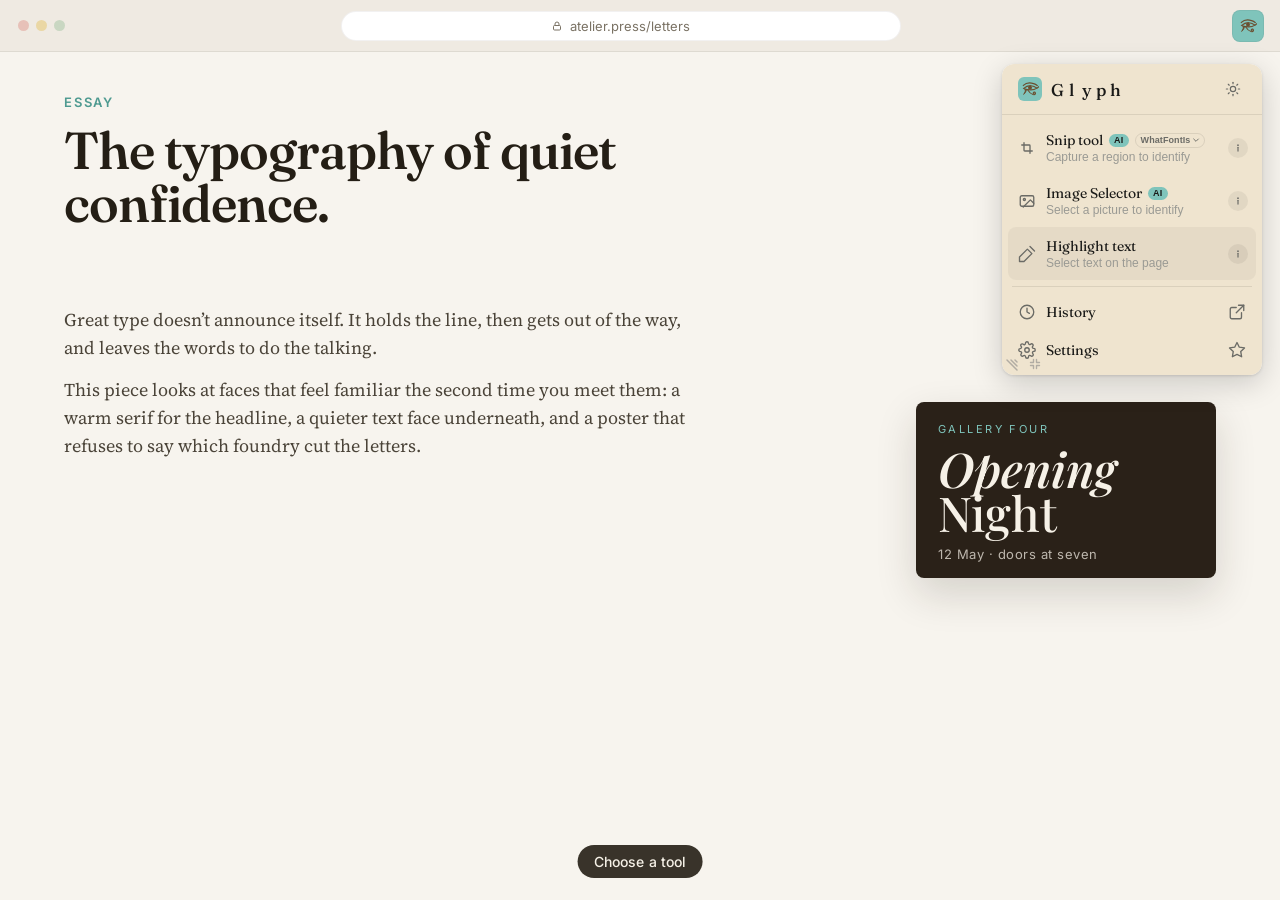
<file: demo-stage/index.html>
<!DOCTYPE html>
<html lang="en">
<head>
<meta charset="utf-8" />
<meta name="viewport" content="width=1280" />
<title>Glyph demo stage</title>
<script>if (location.search.indexOf("store=1") !== -1) document.documentElement.classList.add("is-store");</script>
<link rel="preconnect" href="https://fonts.googleapis.com">
<link rel="preconnect" href="https://fonts.gstatic.com" crossorigin>
<link href="https://fonts.googleapis.com/css2?family=Fraunces:opsz,wght@9..144,500;9..144,560&family=Inter:wght@400;500;600&family=Playfair+Display:ital,wght@0,500;1,560&family=Source+Serif+4:opsz,wght@8..60,400;8..60,500&display=swap" rel="stylesheet">
<link rel="stylesheet" href="../content.css" />
<style>
  :root { color-scheme: light; }
  * { box-sizing: border-box; }
  html, body {
    margin: 0;
    width: 1280px;
    height: 720px;
    overflow: hidden;
    background: #f7f4ee;
    font-family: "Source Serif 4", Georgia, serif;
    color: #241e15;
  }
  .chrome {
    height: 52px;
    display: flex;
    align-items: center;
    gap: 14px;
    padding: 0 16px 0 18px;
    background: #efeae2;
    border-bottom: 1px solid rgba(36, 30, 21, 0.08);
  }
  .dots { display: flex; gap: 7px; }
  .dots i {
    width: 11px; height: 11px; border-radius: 50%; display: block;
  }
  .dots i:nth-child(1) { background: #e7c1b8; }
  .dots i:nth-child(2) { background: #ead7a4; }
  .dots i:nth-child(3) { background: #c9d7c2; }
  .url {
    flex: 1;
    max-width: 560px;
    margin: 0 auto;
    height: 30px;
    border-radius: 999px;
    background: #fff;
    border: 1px solid rgba(36, 30, 21, 0.06);
    display: flex;
    align-items: center;
    justify-content: center;
    gap: 7px;
    color: #7a7264;
    font-family: Inter, sans-serif;
    font-size: 13px;
  }
  .url svg { flex: 0 0 auto; }
  .toolbar-spacer { width: 42px; }
  .glyph-btn {
    width: 32px; height: 32px; border-radius: 8px;
    background: #7FC4BB;
    display: flex; align-items: center; justify-content: center;
    box-shadow: inset 0 0 0 1px rgba(36, 30, 21, 0.06);
  }
  html.is-store, html.is-store body { height: 800px; }
  html.is-store .page { height: 748px; }
  .page {
    height: 668px;
    padding: 42px 64px 36px;
    display: grid;
    grid-template-columns: minmax(0, 1fr) 300px;
    gap: 48px;
    align-items: start;
  }
  .kicker {
    font-family: Inter, sans-serif;
    font-size: 13px;
    letter-spacing: 0.14em;
    text-transform: uppercase;
    color: #4E9A90;
    font-weight: 600;
    margin: 0 0 14px;
  }
  h1 {
    font-family: Fraunces, Georgia, serif;
    font-weight: 560;
    font-size: 52px;
    line-height: 1.02;
    letter-spacing: -0.02em;
    margin: 0;
  }
  .lede, .body {
    font-size: 18px;
    line-height: 1.55;
    color: #4a4338;
    margin: 0 0 14px;
    max-width: 36em;
  }
  .lede { margin-top: 76px; }
  .poster {
    margin-top: 308px;
    background: #2a2118;
    color: #f6f1e7;
    border-radius: 8px;
    padding: 20px 22px 16px;
    box-shadow: 0 16px 40px rgba(36, 30, 21, 0.16);
  }
  .poster-kicker {
    font-family: Inter, sans-serif;
    font-size: 11px;
    letter-spacing: 0.22em;
    text-transform: uppercase;
    color: #7FC4BB;
    margin: 0 0 10px;
  }
  .poster-type {
    font-family: "Playfair Display", Georgia, serif;
    font-weight: 560;
    font-style: italic;
    font-size: 48px;
    line-height: 0.92;
    margin: 0;
  }
  .poster-type span { display: block; font-style: normal; font-weight: 500; }
  .poster-meta {
    margin: 12px 0 0;
    font-family: Inter, sans-serif;
    font-size: 13px;
    letter-spacing: 0.04em;
    color: rgba(246, 241, 231, 0.72);
  }
  .panel {
    position: absolute;
    top: 64px;
    right: 18px;
    width: 260px;
    border-radius: 12px;
    overflow: hidden;
    background: transparent;
    box-shadow: 0 8px 30px rgba(0, 0, 0, 0.18), 0 1px 3px rgba(0, 0, 0, 0.12);
    z-index: 30;
    transform-origin: top right;
  }
  .panel iframe {
    display: block;
    width: 260px;
    height: 320px;
    border: 0;
    background: transparent;
  }
  .grip, .fit {
    position: absolute;
    width: 22px; height: 22px;
    color: rgba(128, 128, 128, 0.55);
    display: flex;
    pointer-events: none;
  }
  .grip {
    left: 0; bottom: 0;
    padding: 0 0 4px 4px;
    align-items: flex-end;
    justify-content: flex-start;
  }
  .grip svg { transform: scaleX(-1); }
  .fit {
    left: 22px; bottom: 0;
    align-items: center;
    justify-content: center;
  }
  #hl-card, #snip-card {
    position: fixed;
    z-index: 40;
  }
  .glyph-keep { white-space: nowrap; }
  #hl-outline { z-index: 25; }
  #snip-overlay { z-index: 28; top: 52px; }
  .glyph-box { z-index: 29; }
  .cursor {
    position: fixed;
    z-index: 60;
    pointer-events: none;
    filter: drop-shadow(0 1px 1px rgba(0,0,0,0.25));
  }
  #cursor { width: 28px; height: 28px; }
  #cursor-hl, #cursor-snip { width: 32px; height: 32px; }
  .caption {
    position: fixed;
    left: 50%;
    bottom: 22px;
    transform: translateX(-50%);
    z-index: 55;
    background: rgba(36, 30, 21, 0.9);
    color: #f6f1e7;
    font-family: Inter, sans-serif;
    font-size: 14px;
    font-weight: 500;
    letter-spacing: 0.01em;
    padding: 8px 16px;
    border-radius: 999px;
    white-space: nowrap;
  }
</style>
</head>
<body>
  <div class="chrome">
    <div class="dots" aria-hidden="true"><i></i><i></i><i></i></div>
    <div class="url">
      <svg width="12" height="12" viewBox="0 0 24 24" fill="none" stroke="#7a7264" stroke-width="2" aria-hidden="true"><rect x="5" y="11" width="14" height="9" rx="2"/><path d="M8 11V8a4 4 0 0 1 8 0v3"/></svg>
      atelier.press/letters
    </div>
    <div class="toolbar-spacer"></div>
    <div class="glyph-btn" id="glyph-btn" aria-hidden="true">
      <svg width="18" height="18" viewBox="0 0 60 52" fill="none">
        <path d="M8 14 C16 6 30 4 42 8 C48 10 52 12.5 54 14" stroke="#6B4F30" stroke-width="4" stroke-linecap="square" fill="none"/>
        <path d="M9 24 C17 17 26 14.5 33 15 C41 15.7 48 19 53 23 C48 26.5 41 29 33 29 C25 29 16 27.5 9 24 Z" stroke="#6B4F30" stroke-width="3.8" stroke-linejoin="miter" fill="none"/>
        <ellipse cx="30" cy="21.5" rx="6.6" ry="6" fill="#6B4F30"/>
        <path d="M53 23 C56 21.5 58 20 59 18.5" stroke="#6B4F30" stroke-width="3.6" stroke-linecap="square" fill="none"/>
        <path d="M13 26 C14.5 29.5 14.8 33 13 36.5 L9 44 C13.5 40 17 34.5 17.8 28.8" stroke="#6B4F30" stroke-width="3.2" stroke-linejoin="miter" fill="#6B4F30"/>
        <path d="M22 28.2 C27 36.5 33.5 42.5 40 44.5 C44 45.5 47 44.5 48 42 C49 39.5 47.5 37 45 36.5 C43 36.1 41.3 37.2 41 39 C40.8 40.4 41.8 41.6 43.2 41.7" stroke="#6B4F30" stroke-width="3.6" stroke-linecap="square" fill="none"/>
      </svg>
    </div>
  </div>

  <div class="page">
    <article>
      <p class="kicker">Essay</p>
      <h1 id="headline">The typography of quiet confidence.</h1>
      <p class="lede">Great type doesn’t announce itself. It holds the line, then gets out of the way, and leaves the words to do the talking.</p>
      <p class="body">This piece looks at faces that feel familiar the second time you meet them: a warm serif for the headline, a quieter text face underneath, and a poster that refuses to say which foundry cut the letters.</p>
    </article>
    <aside class="poster" id="poster">
      <p class="poster-kicker">Gallery four</p>
      <p class="poster-type" id="poster-type">Opening<span>Night</span></p>
      <p class="poster-meta">12 May · doors at seven</p>
    </aside>
  </div>

  <div class="glyph-hl-outline" id="hl-outline" hidden></div>

  <div class="glyph-card glyph-card--has-gfonts glyph-card--has-css" id="hl-card" hidden>
    <span class="glyph-card-body"><span class="glyph-prop">Fraunces<button type="button" class="glyph-card-copy" tabindex="-1" title="Copy" aria-label="Copy Fraunces"><svg viewBox="0 0 16 16" width="11" height="11" aria-hidden="true"><rect x="5.5" y="3.5" width="7" height="9" rx="1.4" fill="none" stroke="currentColor" stroke-width="1.3"/><path d="M3.5 5.5h1.8v8.2c0 .7.6 1.3 1.3 1.3h5.4" fill="none" stroke="currentColor" stroke-width="1.3" stroke-linecap="round"/><rect x="7.2" y="1.5" width="3.6" height="2.4" rx="0.7" fill="none" stroke="currentColor" stroke-width="1.3"/></svg></button></span><span class="glyph-style-marks"><span class="glyph-style-mark glyph-style-mark--bold" title="Bold">B</span></span> · <span class="glyph-prop">52px<button type="button" class="glyph-card-copy" tabindex="-1" title="Copy" aria-label="Copy 52"><svg viewBox="0 0 16 16" width="11" height="11" aria-hidden="true"><rect x="5.5" y="3.5" width="7" height="9" rx="1.4" fill="none" stroke="currentColor" stroke-width="1.3"/><path d="M3.5 5.5h1.8v8.2c0 .7.6 1.3 1.3 1.3h5.4" fill="none" stroke="currentColor" stroke-width="1.3" stroke-linecap="round"/><rect x="7.2" y="1.5" width="3.6" height="2.4" rx="0.7" fill="none" stroke="currentColor" stroke-width="1.3"/></svg></button></span> · <span class="glyph-prop">#241e15<button type="button" class="glyph-card-copy" tabindex="-1" title="Copy" aria-label="Copy #241e15"><svg viewBox="0 0 16 16" width="11" height="11" aria-hidden="true"><rect x="5.5" y="3.5" width="7" height="9" rx="1.4" fill="none" stroke="currentColor" stroke-width="1.3"/><path d="M3.5 5.5h1.8v8.2c0 .7.6 1.3 1.3 1.3h5.4" fill="none" stroke="currentColor" stroke-width="1.3" stroke-linecap="round"/><rect x="7.2" y="1.5" width="3.6" height="2.4" rx="0.7" fill="none" stroke="currentColor" stroke-width="1.3"/></svg></button></span><span class="glyph-swatch" style="background:#241e15" title="Text colour"></span></span>
    <div class="glyph-card-tools">
      <button type="button" class="glyph-card-css" tabindex="-1" title="Copy CSS" aria-label="Copy CSS"><svg viewBox="0 0 16 16" width="12" height="12" aria-hidden="true"><path d="M6.2 4.2 3 8l3.2 3.8" fill="none" stroke="currentColor" stroke-width="1.45" stroke-linecap="round" stroke-linejoin="round"/><path d="M9.8 4.2 13 8l-3.2 3.8" fill="none" stroke="currentColor" stroke-width="1.45" stroke-linecap="round" stroke-linejoin="round"/></svg></button>
      <button type="button" class="glyph-card-gfonts" tabindex="-1" title="View on Google Fonts" aria-label="View Fraunces on Google Fonts"><svg viewBox="0 0 16 16" width="12" height="12" aria-hidden="true"><path d="M2.6 13 8 3 13.4 13" fill="none" stroke="currentColor" stroke-width="1.45" stroke-linecap="round" stroke-linejoin="round"/><path d="M4.7 9.3h6.6" fill="none" stroke="currentColor" stroke-width="1.45" stroke-linecap="round"/></svg></button>
      <button type="button" class="glyph-card-close" tabindex="-1">×</button>
    </div>
  </div>

  <div class="glyph-overlay" id="snip-overlay" hidden></div>
  <div class="glyph-box" id="snip-box" hidden></div>
  <div class="glyph-card glyph-card--has-gfonts glyph-card--has-css" id="snip-card" hidden>
    <span class="glyph-card-body"><span class="glyph-prop">Playfair Display<button type="button" class="glyph-card-copy" tabindex="-1" title="Copy" aria-label="Copy Playfair Display"><svg viewBox="0 0 16 16" width="11" height="11" aria-hidden="true"><rect x="5.5" y="3.5" width="7" height="9" rx="1.4" fill="none" stroke="currentColor" stroke-width="1.3"/><path d="M3.5 5.5h1.8v8.2c0 .7.6 1.3 1.3 1.3h5.4" fill="none" stroke="currentColor" stroke-width="1.3" stroke-linecap="round"/><rect x="7.2" y="1.5" width="3.6" height="2.4" rx="0.7" fill="none" stroke="currentColor" stroke-width="1.3"/></svg></button></span> · <span class="glyph-prop">Free<button type="button" class="glyph-card-copy" tabindex="-1" title="Copy" aria-label="Copy Free"><svg viewBox="0 0 16 16" width="11" height="11" aria-hidden="true"><rect x="5.5" y="3.5" width="7" height="9" rx="1.4" fill="none" stroke="currentColor" stroke-width="1.3"/><path d="M3.5 5.5h1.8v8.2c0 .7.6 1.3 1.3 1.3h5.4" fill="none" stroke="currentColor" stroke-width="1.3" stroke-linecap="round"/><rect x="7.2" y="1.5" width="3.6" height="2.4" rx="0.7" fill="none" stroke="currentColor" stroke-width="1.3"/></svg></button></span><span class="glyph-keep"> · Similar <span class="glyph-prop">Libre Baskerville<button type="button" class="glyph-card-copy" tabindex="-1" title="Copy" aria-label="Copy Libre Baskerville"><svg viewBox="0 0 16 16" width="11" height="11" aria-hidden="true"><rect x="5.5" y="3.5" width="7" height="9" rx="1.4" fill="none" stroke="currentColor" stroke-width="1.3"/><path d="M3.5 5.5h1.8v8.2c0 .7.6 1.3 1.3 1.3h5.4" fill="none" stroke="currentColor" stroke-width="1.3" stroke-linecap="round"/><rect x="7.2" y="1.5" width="3.6" height="2.4" rx="0.7" fill="none" stroke="currentColor" stroke-width="1.3"/></svg></button></span></span><span class="glyph-keep"> · <span class="glyph-prop">#f6f1e7<button type="button" class="glyph-card-copy" tabindex="-1" title="Copy" aria-label="Copy #f6f1e7"><svg viewBox="0 0 16 16" width="11" height="11" aria-hidden="true"><rect x="5.5" y="3.5" width="7" height="9" rx="1.4" fill="none" stroke="currentColor" stroke-width="1.3"/><path d="M3.5 5.5h1.8v8.2c0 .7.6 1.3 1.3 1.3h5.4" fill="none" stroke="currentColor" stroke-width="1.3" stroke-linecap="round"/><rect x="7.2" y="1.5" width="3.6" height="2.4" rx="0.7" fill="none" stroke="currentColor" stroke-width="1.3"/></svg></button></span><span class="glyph-swatch" style="background:#f6f1e7" title="Text colour"></span></span></span>
    <div class="glyph-card-tools">
      <button type="button" class="glyph-card-css" tabindex="-1" title="Copy CSS" aria-label="Copy CSS"><svg viewBox="0 0 16 16" width="12" height="12" aria-hidden="true"><path d="M6.2 4.2 3 8l3.2 3.8" fill="none" stroke="currentColor" stroke-width="1.45" stroke-linecap="round" stroke-linejoin="round"/><path d="M9.8 4.2 13 8l-3.2 3.8" fill="none" stroke="currentColor" stroke-width="1.45" stroke-linecap="round" stroke-linejoin="round"/></svg></button>
      <button type="button" class="glyph-card-gfonts" tabindex="-1" title="View on WhatFontIs" aria-label="View Playfair Display on WhatFontIs"><svg viewBox="0 0 16 16" width="12" height="12" aria-hidden="true"><path d="M2.6 13 8 3 13.4 13" fill="none" stroke="currentColor" stroke-width="1.45" stroke-linecap="round" stroke-linejoin="round"/><path d="M4.7 9.3h6.6" fill="none" stroke="currentColor" stroke-width="1.45" stroke-linecap="round"/></svg></button>
      <button type="button" class="glyph-card-close" tabindex="-1">×</button>
    </div>
  </div>

  <div class="panel" id="panel" hidden>
    <iframe id="menu-frame" src="menu.html" title="Glyph"></iframe>
    <span class="grip" aria-hidden="true">
      <svg viewBox="0 0 12 12" width="12" height="12"><path d="M1 11 L11 1 M1 7 L7 1 M1 3 L3 1" stroke="currentColor" stroke-width="1.5" stroke-linecap="round" fill="none"/></svg>
    </span>
    <span class="fit" aria-hidden="true">
      <svg viewBox="0 0 12 12" width="12" height="12"><path d="M4.5 1.5V4.5H1.5M7.5 1.5V4.5H10.5M4.5 10.5V7.5H1.5M7.5 10.5V7.5H10.5" stroke="currentColor" stroke-width="1.4" stroke-linecap="round" stroke-linejoin="round" fill="none"/></svg>
    </span>
  </div>

  <div class="caption" id="caption" hidden></div>
  <svg class="cursor" id="cursor" viewBox="0 0 24 24" aria-hidden="true">
    <path d="M5.2 2.2 5.2 19.2 9.5 15.1 13.1 21.4 15.6 20.1 12.1 13.7 18.2 13.2 Z" fill="#1a1a18" stroke="#fff" stroke-width="1.3" stroke-linejoin="round"/>
  </svg>
  <svg class="cursor" id="cursor-hl" viewBox="0 0 32 32" hidden aria-hidden="true">
    <g transform="translate(16 16) rotate(45)">
      <g stroke="#FFFFFF" stroke-opacity="0.9" stroke-width="2.6" stroke-linejoin="round" fill="#FFFFFF">
        <path d="M-1.6 -19h3.2v16h-3.2z"/><path d="M-2.2 -3.5h4.4v4h-4.4z"/><path d="M-2.2 0.5C-3 6 -1.5 13 0 19C1.5 13 3 6 2.2 0.5Z"/>
      </g>
      <path d="M-1.6 -19h3.2v16h-3.2z" fill="#6B4F30"/>
      <path d="M-2.2 -3.5h4.4v4h-4.4z" fill="#EFE4CF" stroke="#6B4F30" stroke-width="0.8"/>
      <path d="M-2.2 0.5C-3 6 -1.5 13 0 19C1.5 13 3 6 2.2 0.5Z" fill="#7FC4BB" stroke="#6B4F30" stroke-width="0.8" stroke-linejoin="round"/>
      <path d="M0 3v11" stroke="#6B4F30" stroke-opacity="0.35" stroke-width="0.6" stroke-linecap="round"/>
    </g>
  </svg>
  <svg class="cursor" id="cursor-snip" viewBox="0 0 32 32" hidden aria-hidden="true">
    <g fill="none" stroke="#FFFFFF" stroke-opacity="0.9" stroke-width="3" stroke-linecap="round">
      <path d="M16 4v4.5M16 23.5v4.5M1.5 16h3M27.5 16h3"/>
      <path d="M8 16C11.5 11 20.5 11 24 16C20.5 21 11.5 21 8 16Z"/>
    </g>
    <path d="M16 4v4.5M16 23.5v4.5M1.5 16h3M27.5 16h3" fill="none" stroke="#7FC4BB" stroke-width="1.4" stroke-linecap="round"/>
    <path d="M8 16C11.5 11 20.5 11 24 16C20.5 21 11.5 21 8 16Z" fill="none" stroke="#6B4F30" stroke-width="1.4" stroke-linejoin="round"/>
    <circle cx="16" cy="16" r="2.6" fill="#6B4F30"/>
    <circle cx="16" cy="16" r="1" fill="#7FC4BB"/>
  </svg>

<script>
(function () {
  var panel = document.getElementById("panel");
  var frame = document.getElementById("menu-frame");
  var outline = document.getElementById("hl-outline");
  var hlCard = document.getElementById("hl-card");
  var overlay = document.getElementById("snip-overlay");
  var box = document.getElementById("snip-box");
  var snipCard = document.getElementById("snip-card");
  var caption = document.getElementById("caption");
  var cursors = {
    pointer: document.getElementById("cursor"),
    highlight: document.getElementById("cursor-hl"),
    snip: document.getElementById("cursor-snip")
  };
  var headline = document.getElementById("headline");
  var posterType = document.getElementById("poster-type");
  var DURATION = 11.6;

  function ease(t) {
    return t < 0.5 ? 2 * t * t : 1 - Math.pow(-2 * t + 2, 2) / 2;
  }
  function seg(t, a, b) {
    if (t <= a) return 0;
    if (t >= b) return 1;
    return ease((t - a) / (b - a));
  }
  function show(el, on) {
    if (on) el.removeAttribute("hidden");
    else el.setAttribute("hidden", "");
  }
  function rectOf(el, pad) {
    var r = el.getBoundingClientRect();
    pad = pad || 0;
    return {
      left: r.left - pad,
      top: r.top - pad,
      width: r.width + pad * 2,
      height: r.height + pad * 2
    };
  }
  function place(el, rect) {
    el.style.left = rect.left + "px";
    el.style.top = rect.top + "px";
    el.style.width = rect.width + "px";
    el.style.height = rect.height + "px";
  }
  function iconPoint() {
    var r = document.getElementById("glyph-btn").getBoundingClientRect();
    return { x: r.left + r.width / 2, y: r.top + r.height / 2 };
  }
  function menuPoint(sel) {
    try {
      var doc = frame.contentDocument;
      var el = doc.querySelector(sel);
      var host = frame.getBoundingClientRect();
      var r = el.getBoundingClientRect();
      return { x: host.left + r.left + 22, y: host.top + r.top + 16 };
    } catch (err) {
      var p = iconPoint();
      return { x: p.x - 80, y: p.y + 120 };
    }
  }
  function headlineRest() {
    var r = headline.getBoundingClientRect();
    return { x: r.right + 14, y: r.bottom - 6 };
  }
  function corner(el, which) {
    var r = rectOf(el, 10);
    if (which === "tl") return { x: r.left, y: r.top };
    return { x: r.left + r.width, y: r.top + r.height };
  }

  function hot(sel) {
    try {
      var doc = frame.contentDocument;
      doc.querySelectorAll(".item").forEach(function (el) { el.style.background = ""; });
      if (!sel) return;
      var el = doc.querySelector(sel);
      var row = el && (el.classList.contains("item") ? el : el.closest(".item"));
      if (row) row.style.background = "rgba(0, 0, 0, 0.045)";
    } catch (err) {}
  }

  function cursorAt(p, pressed, kind) {
    var hotspots = { pointer: { x: 5, y: 2 }, highlight: { x: 3, y: 29 }, snip: { x: 16, y: 16 } };
    var spot = hotspots[kind] || hotspots.pointer;
    Object.keys(cursors).forEach(function (name) {
      var node = cursors[name];
      var on = name === (cursors[kind] ? kind : "pointer");
      if (on) node.removeAttribute("hidden");
      else node.setAttribute("hidden", "");
      node.style.left = (p.x - spot.x) + "px";
      node.style.top = (p.y - spot.y) + "px";
      node.style.transform = pressed && name === "pointer" ? "scale(0.86)" : "scale(1)";
    });
  }

  function along(t, keys) {
    var i = 0;
    while (i < keys.length - 1 && t > keys[i + 1].t) i++;
    var a = keys[i];
    var b = keys[Math.min(i + 1, keys.length - 1)];
    var u = a.t === b.t ? 1 : seg(t, a.t, b.t);
    var pa = a.get();
    var pb = b.get();
    return { x: pa.x + (pb.x - pa.x) * u, y: pa.y + (pb.y - pa.y) * u };
  }

  function renderFrame(t) {
    var keys = [
      { t: 0.15, get: function () { return { x: 520, y: 390 }; } },
      { t: 1.05, get: iconPoint },
      { t: 1.45, get: iconPoint },
      { t: 2.15, get: function () { return menuPoint("#btn-highlight"); } },
      { t: 2.7, get: function () { return menuPoint("#btn-highlight"); } },
      { t: 3.45, get: headlineRest },
      { t: 6.35, get: headlineRest },
      { t: 7.15, get: iconPoint },
      { t: 7.55, get: iconPoint },
      { t: 8.2, get: function () { return menuPoint(".snip-item"); } },
      { t: 8.7, get: function () { return menuPoint(".snip-item"); } },
      { t: 9.15, get: function () { return corner(posterType, "tl"); } },
      { t: 10.15, get: function () { return corner(posterType, "br"); } },
      { t: 11.5, get: function () { return corner(posterType, "br"); } }
    ];

    var menuOpen = (t >= 1.18 && t < 2.72) || (t >= 7.28 && t < 8.72);
    var menuIn = menuOpen ? Math.min(1, seg(t, t < 4 ? 1.18 : 7.28, t < 4 ? 1.38 : 7.48)) : 0;
    show(panel, menuIn > 0.02);
    panel.style.opacity = String(menuIn);
    panel.style.transform = "translateY(" + ((1 - menuIn) * -8) + "px) scale(" + (0.98 + 0.02 * menuIn) + ")";

    var overHighlight = t >= 2.05 && t < 2.72;
    var overSnip = t >= 8.05 && t < 8.72;
    hot(overHighlight ? "#btn-highlight" : overSnip ? ".snip-item" : "");

    var hlOn = t >= 3.55 && t < 6.85;
    show(outline, hlOn);
    if (hlOn) place(outline, rectOf(headline, 8));
    show(hlCard, t >= 4.35 && t < 6.85);
    if (!hlCard.hidden) {
      var hr = headline.getBoundingClientRect();
      hlCard.style.left = hr.left + "px";
      hlCard.style.top = (hr.bottom + 16) + "px";
    }

    var snipOn = t >= 8.72;
    show(overlay, snipOn);
    var grow = seg(t, 9.15, 10.12);
    show(box, snipOn && grow > 0.01);
    if (!box.hidden) {
      var pr = rectOf(posterType, 10);
      place(box, { left: pr.left, top: pr.top, width: pr.width * grow, height: pr.height * grow });
    }
    show(snipCard, t >= 10.2);
    if (!snipCard.hidden) {
      var poster = document.getElementById("poster");
      var pr = poster.getBoundingClientRect();
      var cardW = snipCard.getBoundingClientRect().width || 360;
      snipCard.style.left = Math.max(24, pr.right - cardW) + "px";
      snipCard.style.top = (pr.bottom + 16) + "px";
    }

    var label = "Click the Glyph icon";
    if (t >= 1.2 && t < 2.75) label = "Choose a tool";
    else if (t >= 2.75 && t < 6.9) label = "Highlight reads the live font";
    else if (t >= 6.9 && t < 8.75) label = "Snip boxes lettering in an image";
    else if (t >= 8.75) label = "Glyph names the typeface";
    caption.textContent = label;
    show(caption, window.SHOW_CAPTION !== false);

    var pressed = (t > 1.12 && t < 1.28) || (t > 2.42 && t < 2.58) || (t > 7.22 && t < 7.38) || (t > 8.42 && t < 8.58);
    var cursorKind = hlOn ? "highlight" : snipOn ? "snip" : "pointer";
    cursorAt(along(t, keys), pressed, cursorKind);
  }

  function fitMenu() {
    try {
      var card = frame.contentDocument.querySelector(".popup");
      if (card) frame.style.height = Math.ceil(card.getBoundingClientRect().height) + "px";
    } catch (err) {}
  }
  frame.addEventListener("load", fitMenu);

  window.renderFrame = function (t) {
    fitMenu();
    renderFrame(Math.max(0, Math.min(DURATION, t)));
  };
  window.DEMO_DURATION = DURATION;

  if (document.fonts && document.fonts.ready) {
    document.fonts.ready.then(function () { window.renderFrame(2.45); });
  } else {
    window.renderFrame(2.45);
  }
})();
</script>
</body>
</html>
</file>
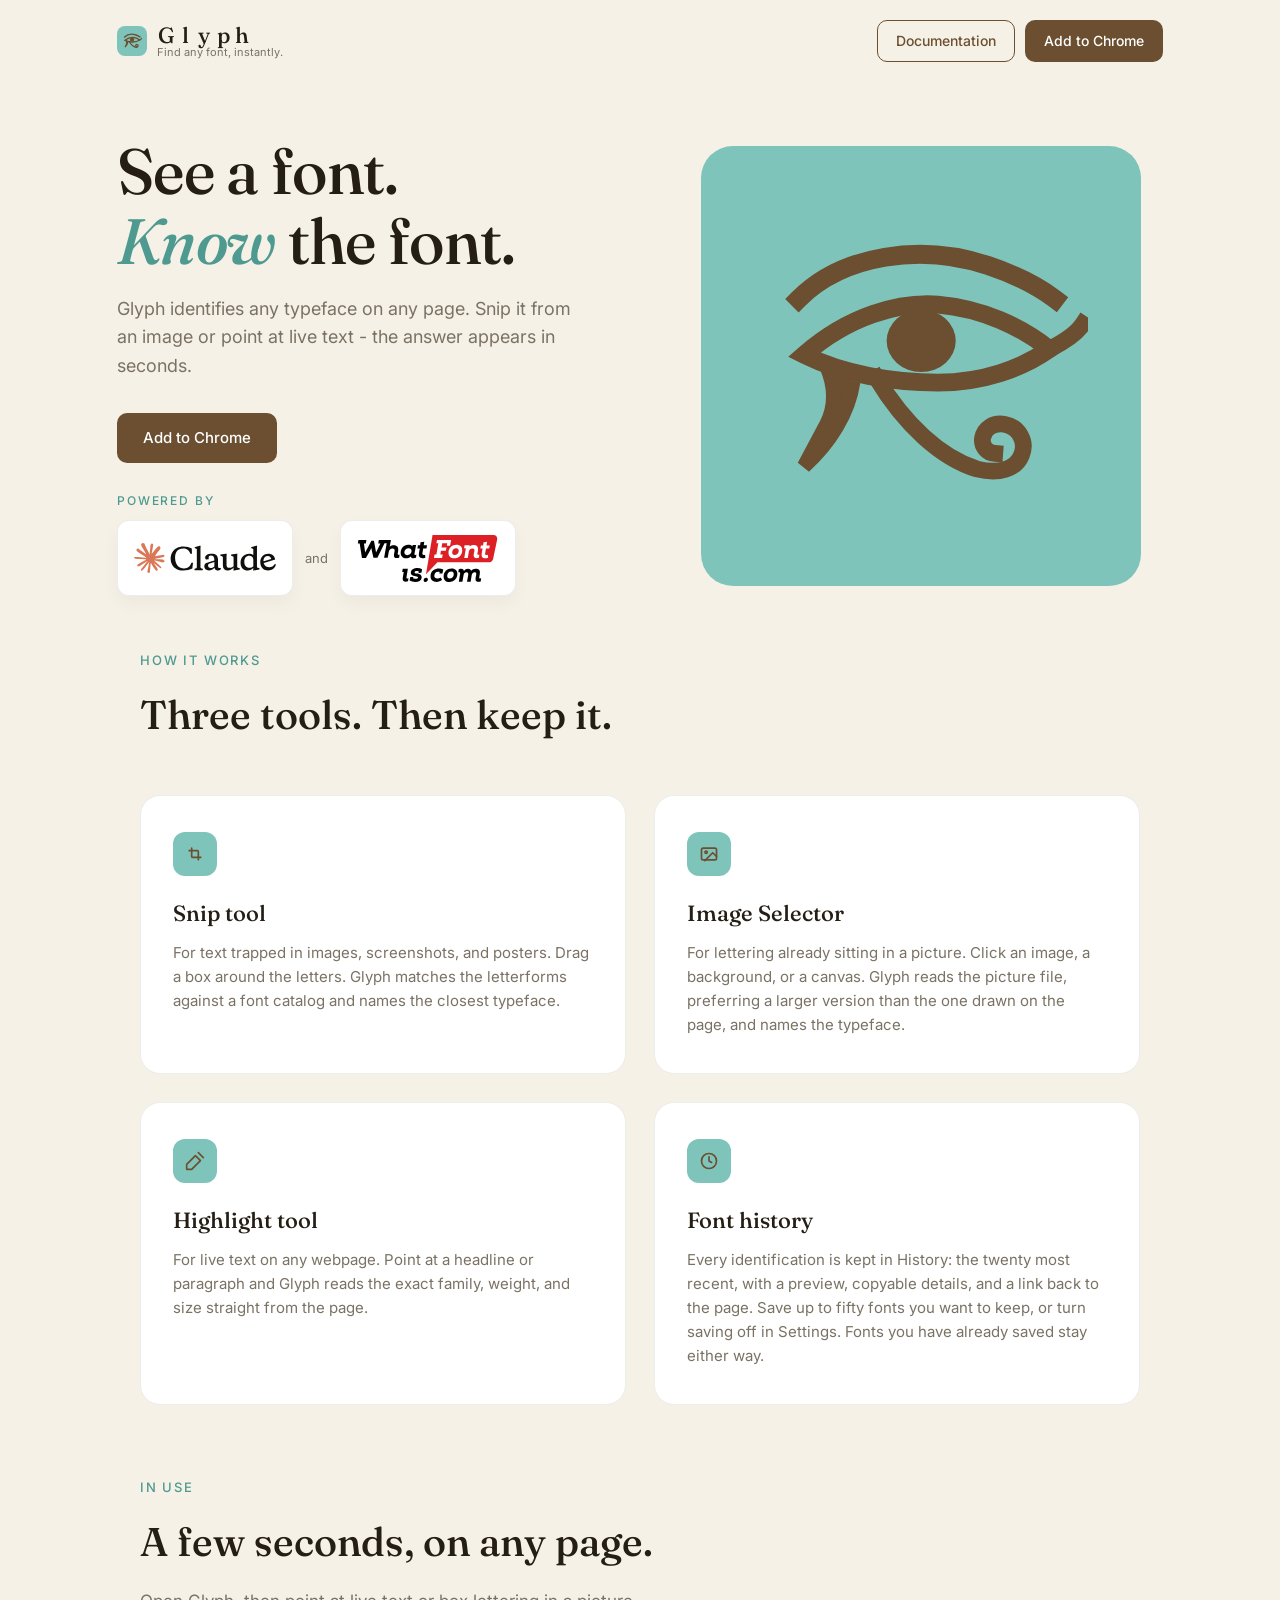
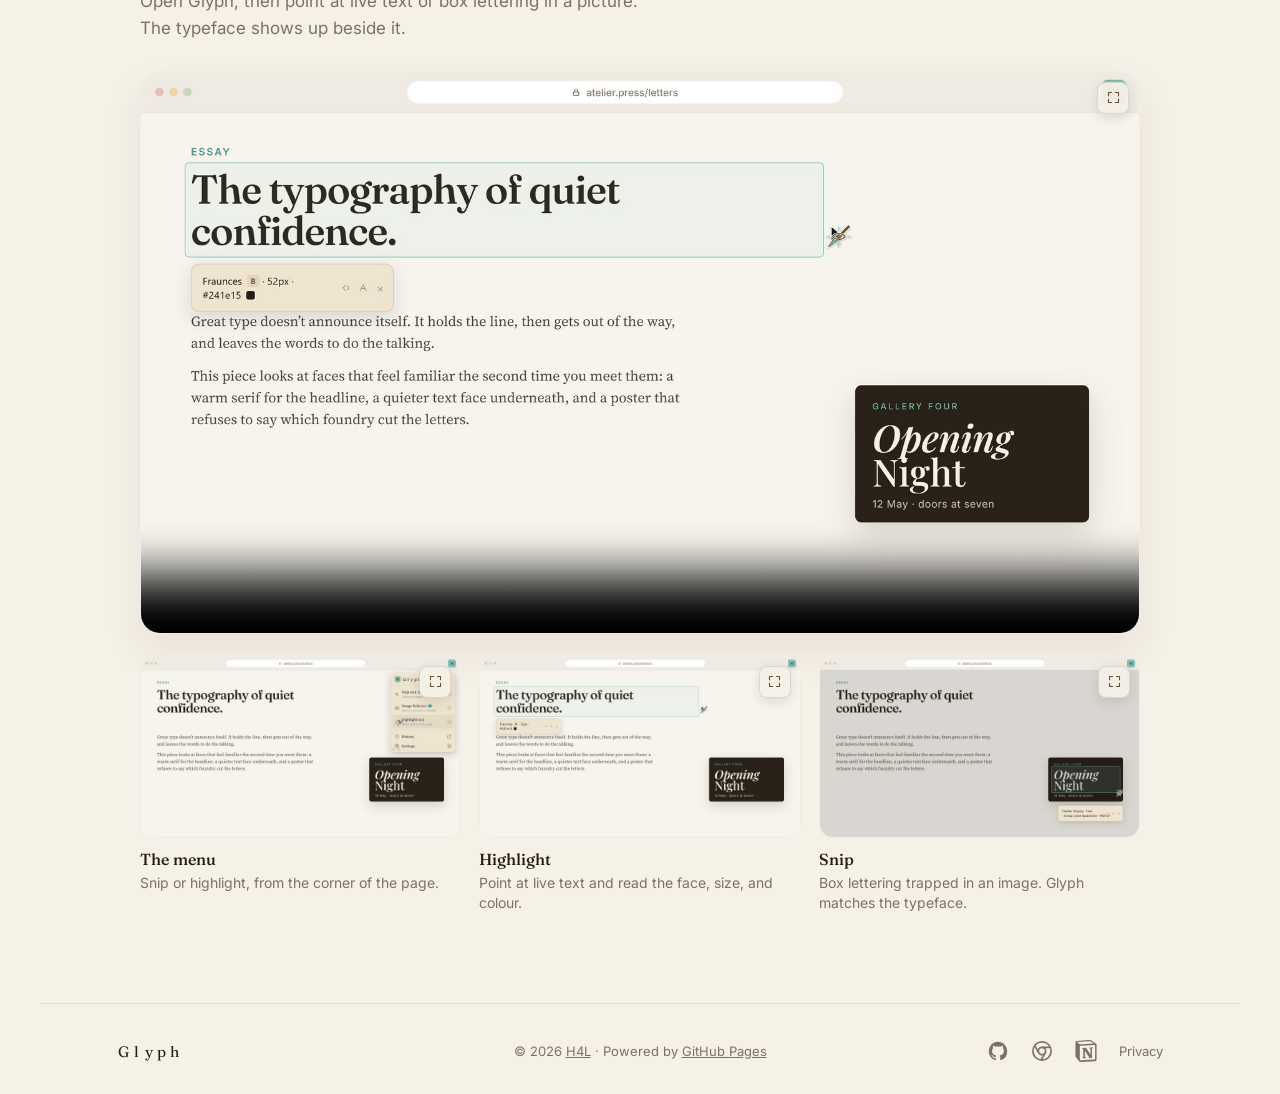
<file: docs/index.html>
<!DOCTYPE html>
<html lang="en" class="is-loading">
<head>
<meta charset="utf-8" />
<meta name="viewport" content="width=device-width, initial-scale=1" />
<meta name="google-site-verification" content="kaML0ZGKJc46oklS4rG_bZQOGpfi-oRqp09yH_iU7cI" />
<title>Glyph - Find any font, instantly</title>
<link rel="icon" type="image/png" href="glyph-favicon.png">
<link rel="preconnect" href="https://fonts.googleapis.com">
<link rel="preconnect" href="https://fonts.gstatic.com" crossorigin>
<link id="glyph-fonts" rel="stylesheet" media="print" onload="this.media='all'" href="https://fonts.googleapis.com/css2?family=Fraunces:opsz,wght@9..144,400;9..144,500;9..144,600&family=Inter:wght@400;500&family=Noto+Sans+Egyptian+Hieroglyphs&display=swap">
<noscript><link rel="stylesheet" href="https://fonts.googleapis.com/css2?family=Fraunces:opsz,wght@9..144,400;9..144,500;9..144,600&family=Inter:wght@400;500&family=Noto+Sans+Egyptian+Hieroglyphs&display=swap"></noscript>
<style>
:root {
  --turquoise: #7FC4BB;
  --turquoise-deep: #4E9A90;
  --bronze: #6B4F30;
  --bronze-dark: #4A3620;
  --sand: #F6F1E7;
  --ink: #241E15;
  --muted: #7A7264;
}
* { margin: 0; padding: 0; box-sizing: border-box; }
html { scroll-behavior: smooth; }
body {
  font-family: "Inter", -apple-system, sans-serif;
  background: var(--sand);
  color: var(--ink);
  font-size: 16px;
  line-height: 1.6;
  -webkit-font-smoothing: antialiased;
}
.display { font-family: "Fraunces", Georgia, serif; }
h1, h2, h3 { font-family: "Fraunces", Georgia, serif; }

nav {
  display: flex;
  align-items: center;
  justify-content: space-between;
  padding: 20px 6vw;
  max-width: 1200px;
  margin: 0 auto;
}
.nav-brand { display: flex; align-items: center; gap: 10px; font-weight: 500; font-size: 22px; }
.brand-text {
  display: flex;
  flex-direction: column;
  align-items: flex-start;
  width: max-content;
  line-height: 1.15;
}
.brand-tag {
  font-size: 11px;
  color: var(--muted);
  font-weight: 400;
  font-family: "Inter", sans-serif;
  white-space: nowrap;
}
.wordmark {
  position: relative;
  display: inline-block;
  width: 4.3em;
  line-height: 1;
}
.latin-row, .hiero-row {
  display: grid;
  grid-template-columns: repeat(5, 1fr);
  width: 100%;
  align-items: center;
  justify-items: center;
}
.hiero-row {
  position: absolute;
  left: 0;
  top: 50%;
  transform: translateY(-50%);
  font-family: "Noto Sans Egyptian Hieroglyphs", serif;
  font-size: 0.56em;
  color: var(--bronze);
}
.latin-row span { animation: toHiero 27.04s linear infinite; }
.hiero-row span { opacity: 0; animation: toLatin 27.04s linear infinite; }
.latin-row span:nth-child(1), .hiero-row span:nth-child(1) { animation-delay: 0s; }
.latin-row span:nth-child(2), .hiero-row span:nth-child(2) { animation-delay: 1.4s; }
.latin-row span:nth-child(3), .hiero-row span:nth-child(3) { animation-delay: 2.8s; }
.latin-row span:nth-child(4), .hiero-row span:nth-child(4) { animation-delay: 4.2s; }
.latin-row span:nth-child(5), .hiero-row span:nth-child(5) { animation-delay: 5.6s; }

@keyframes toHiero {
  0%, 39.05% { opacity: 1; }
  46.45%, 71.3% { opacity: 0; }
  78.7%, 100% { opacity: 1; }
}
@keyframes toLatin {
  0%, 39.05% { opacity: 0; }
  46.45%, 71.3% { opacity: 1; }
  78.7%, 100% { opacity: 0; }
}
@media (prefers-reduced-motion: reduce) {
  .latin-row span { animation: none; }
  .hiero-row span { animation: none; opacity: 0; }
}
.nav-tile {
  width: 30px; height: 30px; border-radius: 8px;
  background: var(--turquoise);
  display: flex; align-items: center; justify-content: center;
}
.nav-links { display: flex; gap: 10px; align-items: center; flex-shrink: 0; }
.nav-links a { color: var(--muted); text-decoration: none; font-size: 14px; }
.nav-links a:hover { color: var(--ink); }
.nav-links a.btn { border: 1.5px solid transparent; white-space: nowrap; }
.nav-links a.btn-primary { color: #fff; }
.nav-links a.btn-primary:hover { color: #fff; }
.nav-links a.btn-ghost { color: var(--bronze); border-color: var(--bronze); }
.nav-links a.btn-ghost:hover { color: var(--bronze); background: rgba(107, 79, 48, 0.06); }

.hero {
  max-width: 1200px;
  margin: 0 auto;
  padding: 6vh 6vw 0;
  display: grid;
  grid-template-columns: 1fr 1fr;
  gap: 6vw;
  align-items: center;
}
.hero-eye {
  background: var(--turquoise);
  border-radius: 32px;
  aspect-ratio: 1;
  display: flex;
  align-items: center;
  justify-content: center;
  max-width: 440px;
  justify-self: center;
  width: 100%;
}
.hero-eye svg { width: 76%; height: auto; }

h1 {
  font-family: "Fraunces", Georgia, serif;
  font-size: clamp(40px, 5vw, 64px);
  font-weight: 500;
  line-height: 1.08;
  letter-spacing: -0.01em;
  margin-bottom: 20px;
}
h1 em { font-style: italic; color: var(--turquoise-deep); }
.hero-sub {
  font-size: 18px;
  color: var(--muted);
  max-width: 42ch;
  margin-bottom: 32px;
}
.cta-row { display: flex; gap: 14px; align-items: center; flex-wrap: wrap; }
.powered { margin-top: 28px; }
.powered-kicker {
  margin: 0 0 10px;
  font-size: 12px;
  letter-spacing: 0.16em;
  text-transform: uppercase;
  color: var(--turquoise-deep);
  font-weight: 500;
}
.powered-logos {
  display: flex;
  align-items: center;
  gap: 12px;
  flex-wrap: wrap;
}
.logo-link {
  display: flex;
  align-items: center;
  justify-content: center;
  flex: none;
  width: 176px;
  height: 76px;
  padding: 12px 16px;
  background: #fff;
  border-radius: 12px;
  border: 0.5px solid rgba(36, 30, 21, 0.08);
  box-shadow: 0 8px 18px rgba(36, 30, 21, 0.04);
}
.logo-link:hover { border-color: rgba(107, 79, 48, 0.28); }
.logo-link img {
  display: block;
  max-width: 100%;
  max-height: 100%;
  width: auto;
  height: auto;
  object-fit: contain;
}
.powered-and { font-size: 13px; color: var(--muted); }
.btn {
  display: inline-block;
  padding: 13px 26px;
  border-radius: 10px;
  text-decoration: none;
  font-size: 15px;
  font-weight: 500;
  transition: transform 0.12s ease;
}
.btn:active { transform: scale(0.98); }
.btn-primary { background: var(--bronze); color: #fff; }
.btn-primary:hover { background: var(--bronze-dark); }
.btn-ghost { color: var(--bronze); border: 1.5px solid var(--bronze); }
.btn-ghost:hover { background: rgba(107, 79, 48, 0.06); }

.how {
  padding: 6vh 6vw 4vh;
}
.in-use {
  padding: 4vh 6vw 10vh;
}
.in-use-inner { max-width: 1000px; margin: 0 auto; }
.in-use h2 { margin-bottom: 14px; }
.in-use-lead {
  color: var(--muted);
  font-size: 17px;
  max-width: 48ch;
  margin-bottom: 28px;
}
.demo-frame {
  background: #fff;
  border-radius: 20px;
  overflow: hidden;
  border: 0.5px solid rgba(36, 30, 21, 0.08);
  box-shadow: 0 18px 40px rgba(36, 30, 21, 0.07);
}
.demo-frame video {
  display: block;
  width: 100%;
  height: auto;
  background: #f7f4ee;
}
.shot-grid {
  display: grid;
  grid-template-columns: repeat(3, 1fr);
  gap: 18px;
  margin-top: 22px;
}
.shot-grid figure { margin: 0; }
.shot-grid img {
  width: 100%;
  height: auto;
  display: block;
  border-radius: 14px;
  border: 0.5px solid rgba(36, 30, 21, 0.08);
  background: #fff;
}
.shot-grid figcaption {
  margin-top: 10px;
  font-size: 14px;
  line-height: 1.45;
  color: var(--muted);
}
.shot-grid strong {
  display: block;
  font-family: "Fraunces", Georgia, serif;
  font-weight: 500;
  font-size: 16px;
  color: var(--ink);
  margin-bottom: 2px;
}
.demo-frame { position: relative; }
.shot-toggle {
  position: relative;
  display: block;
  width: 100%;
  padding: 0;
  border: 0;
  background: none;
  cursor: zoom-in;
  border-radius: 14px;
  color: var(--bronze);
}
.shot-grid figure.is-open { grid-column: 1 / -1; }
.shot-grid figure.is-open .shot-toggle { cursor: zoom-out; }
.shot-toggle:focus-visible,
.frame-toggle:focus-visible {
  outline: 2px solid var(--turquoise-deep);
  outline-offset: 3px;
}
.frame-icon,
.frame-toggle {
  position: absolute;
  top: 10px;
  right: 10px;
  width: 32px;
  height: 32px;
  display: flex;
  align-items: center;
  justify-content: center;
  border-radius: 8px;
  border: 0.5px solid rgba(36, 30, 21, 0.12);
  background: rgba(246, 241, 231, 0.94);
  color: var(--bronze);
  box-shadow: 0 4px 12px rgba(36, 30, 21, 0.12);
}
.frame-icon { pointer-events: none; }
.frame-toggle {
  z-index: 2;
  padding: 0;
  cursor: pointer;
}
.icon-min { display: none; }
.demo-frame.is-open .icon-max,
.shot-grid figure.is-open .icon-max { display: none; }
.demo-frame.is-open .icon-min,
.shot-grid figure.is-open .icon-min { display: block; }
.demo-frame.is-open {
  width: min(1400px, calc(100vw - 48px));
  margin-left: calc((100% - min(1400px, calc(100vw - 48px))) / 2);
}
.how-inner { max-width: 1000px; margin: 0 auto; }
.eyebrow {
  font-size: 13px;
  letter-spacing: 0.14em;
  text-transform: uppercase;
  color: var(--turquoise-deep);
  font-weight: 500;
  margin-bottom: 12px;
}
h2 {
  font-family: "Fraunces", Georgia, serif;
  font-size: clamp(28px, 3.2vw, 40px);
  font-weight: 500;
  margin-bottom: 48px;
}
.steps {
  display: grid;
  grid-template-columns: repeat(auto-fit, minmax(240px, 1fr));
  gap: 40px;
}
.step-mark {
  font-family: "Fraunces", Georgia, serif;
  font-size: 15px;
  color: var(--bronze);
  border: 1.5px solid var(--bronze);
  width: 34px; height: 34px;
  border-radius: 50%;
  display: flex; align-items: center; justify-content: center;
  margin-bottom: 16px;
}
.step h3 { font-family: "Fraunces", Georgia, serif; font-size: 17px; font-weight: 500; margin-bottom: 8px; }
.step p { font-size: 15px; color: var(--muted); }

.split {
  display: grid;
  grid-template-columns: 1fr 1fr;
  gap: 28px;
}
.tool-card {
  background: #fff;
  border-radius: 20px;
  padding: 36px 32px;
  border: 0.5px solid rgba(36, 30, 21, 0.08);
}
.tool-card .icon {
  width: 44px; height: 44px;
  border-radius: 12px;
  background: var(--turquoise);
  display: flex; align-items: center; justify-content: center;
  margin-bottom: 20px;
}
.tool-card h3 {
  font-family: "Fraunces", Georgia, serif;
  font-size: 22px;
  font-weight: 500;
  margin-bottom: 10px;
}
.tool-card p { font-size: 15px; color: var(--muted); }

footer {
  border-top: 0.5px solid rgba(36, 30, 21, 0.1);
  padding: 36px 6vw 32px;
  max-width: 1200px;
  margin: 0 auto;
  font-size: 13px;
  color: var(--muted);
}
.footer-row {
  display: grid;
  grid-template-columns: 1fr auto 1fr;
  align-items: center;
  gap: 16px;
}
.footer-row > span:nth-child(2) { text-align: center; }
.footer-links { justify-self: end; }
footer .display { font-size: 15px; color: var(--ink); }
.footer-links { display: flex; gap: 22px; }
.footer-link {
  display: inline-flex;
  align-items: center;
  gap: 7px;
  color: var(--muted);
  text-decoration: none;
  font-size: 13px;
}
.footer-link:hover { color: var(--ink); }

@media (max-width: 760px) {
  nav { flex-wrap: wrap; row-gap: 14px; }
  .nav-links { width: 100%; justify-content: flex-end; }
  .hero { grid-template-columns: 1fr; padding-top: 4vh; }
  .hero-eye { max-width: 300px; order: -1; }
  .logo-link { width: 148px; height: 64px; padding: 8px 10px; }
  .powered-logos { gap: 8px; }
  .nav-links a:not(.btn) { display: none; }
  .footer-row { grid-template-columns: 1fr; justify-items: center; text-align: center; }
  .footer-links { justify-self: center; }
  .split { grid-template-columns: 1fr; }
  .shot-grid { grid-template-columns: 1fr; }
  .shot-grid figure.is-open {
    width: 100vw;
    margin-left: calc(50% - 50vw);
  }
  .shot-grid figure.is-open img,
  .shot-grid figure.is-open .shot-toggle { border-radius: 0; }
}
@media (prefers-reduced-motion: reduce) {
  html { scroll-behavior: auto; }
  .btn { transition: none; }
}

html.is-loading { overflow: hidden; }
#loader {
  position: fixed;
  inset: 0;
  z-index: 20;
  display: flex;
  align-items: center;
  justify-content: center;
  background: var(--sand);
  transition: opacity 0.45s ease, visibility 0.45s ease;
}
#loader.is-done {
  opacity: 0;
  visibility: hidden;
  pointer-events: none;
}
.loader-sr {
  position: absolute;
  width: 1px;
  height: 1px;
  padding: 0;
  margin: -1px;
  overflow: hidden;
  clip: rect(0, 0, 0, 0);
  white-space: nowrap;
  border: 0;
}
.loader-wordmark {
  position: relative;
  width: min(6.4em, 92vw);
  font-family: "Fraunces", Georgia, serif;
  font-size: clamp(52px, 8.5vw, 92px);
  font-weight: 500;
  line-height: 1;
  color: var(--ink);
}
.loader-latin,
.loader-hiero {
  display: grid;
  grid-template-columns: repeat(5, 1fr);
  width: 100%;
  align-items: center;
  justify-items: center;
}
.loader-hiero {
  position: absolute;
  left: 0;
  top: 50%;
  transform: translateY(-50%);
  font-family: "Noto Sans Egyptian Hieroglyphs", serif;
  font-weight: 400;
  font-size: 0.82em;
  color: var(--bronze);
}
.loader-hiero span { opacity: 0; }
#loader.loader-play .loader-latin span { animation: loaderToHiero 2.6s ease-in-out infinite; }
#loader.loader-play .loader-hiero span { animation: loaderToLatin 2.6s ease-in-out infinite; }
#loader.loader-play .loader-latin span:nth-child(1),
#loader.loader-play .loader-hiero span:nth-child(1) { animation-delay: 0s; }
#loader.loader-play .loader-latin span:nth-child(2),
#loader.loader-play .loader-hiero span:nth-child(2) { animation-delay: 0.14s; }
#loader.loader-play .loader-latin span:nth-child(3),
#loader.loader-play .loader-hiero span:nth-child(3) { animation-delay: 0.28s; }
#loader.loader-play .loader-latin span:nth-child(4),
#loader.loader-play .loader-hiero span:nth-child(4) { animation-delay: 0.42s; }
#loader.loader-play .loader-latin span:nth-child(5),
#loader.loader-play .loader-hiero span:nth-child(5) { animation-delay: 0.56s; }
@keyframes loaderToHiero {
  0%, 20% { opacity: 1; }
  36%, 70% { opacity: 0; }
  86%, 100% { opacity: 1; }
}
@keyframes loaderToLatin {
  0%, 20% { opacity: 0; }
  36%, 70% { opacity: 1; }
  86%, 100% { opacity: 0; }
}
@media (prefers-reduced-motion: reduce) {
  #loader { transition: none; }
  #loader.loader-play .loader-latin span,
  #loader.loader-play .loader-hiero span { animation: none; }
  #loader.loader-play .loader-hiero span { opacity: 0; }
}
</style>
</head>
<body>

<div id="loader" role="status" aria-live="polite">
  <span class="loader-sr">Loading</span>
  <span class="loader-wordmark" aria-hidden="true">
    <span class="loader-latin"><span>G</span><span>l</span><span>y</span><span>p</span><span>h</span></span>
    <span class="loader-hiero"><span>&#x133BC;</span><span>&#x130ED;</span><span>&#x131CC;</span><span>&#x132AA;</span><span>&#x13254;</span></span>
  </span>
</div>
<noscript><style>html.is-loading{overflow:auto}#loader{display:none!important}</style></noscript>

<nav>
  <div class="nav-brand">
    <span class="nav-tile" aria-hidden="true">
      <svg width="20" height="20" viewBox="0 0 60 52" fill="none">
        <path d="M8 14 C16 6 30 4 42 8 C48 10 52 12.5 54 14" stroke="#6B4F30" stroke-width="4" stroke-linecap="square" fill="none"/>
        <path d="M9 24 C17 17 26 14.5 33 15 C41 15.7 48 19 53 23 C48 26.5 41 29 33 29 C25 29 16 27.5 9 24 Z" stroke="#6B4F30" stroke-width="3.8" stroke-linejoin="miter" fill="none"/>
        <ellipse cx="30" cy="21.5" rx="6.6" ry="6" fill="#6B4F30"/>
        <path d="M53 23 C56 21.5 58 20 59 18.5" stroke="#6B4F30" stroke-width="3.6" stroke-linecap="square" fill="none"/>
        <path d="M13 26 C14.5 29.5 14.8 33 13 36.5 L9 44 C13.5 40 17 34.5 17.8 28.8" stroke="#6B4F30" stroke-width="3.2" stroke-linejoin="miter" fill="#6B4F30"/>
        <path d="M22 28.2 C27 36.5 33.5 42.5 40 44.5 C44 45.5 47 44.5 48 42 C49 39.5 47.5 37 45 36.5 C43 36.1 41.3 37.2 41 39 C40.8 40.4 41.8 41.6 43.2 41.7" stroke="#6B4F30" stroke-width="3.6" stroke-linecap="square" fill="none"/>
      </svg>
    </span>
    <span class="brand-text">
      <span class="display wordmark" aria-label="Glyph">
        <span class="latin-row" aria-hidden="true"><span>G</span><span>l</span><span>y</span><span>p</span><span>h</span></span>
        <span class="hiero-row" aria-hidden="true"><span>&#x133BC;</span><span>&#x130ED;</span><span>&#x131CC;</span><span>&#x132AA;</span><span>&#x13254;</span></span>
      </span>
      <span class="brand-tag">Find any font, instantly.</span>
    </span>
  </div>
  <div class="nav-links">
    <a href="https://flying-sun-2a4.notion.site/Glyph-3d42d1133285801b932cc5f939bff242?source=copy_link" class="btn btn-ghost" style="padding: 9px 18px;">Documentation</a>
    <a href="https://chromewebstore.google.com/detail/glyph/ibioikhlalicigjadkpjfcjhdlkeegnj" class="btn btn-primary" style="padding: 9px 18px;">Add to Chrome</a>
  </div>
</nav>

<header class="hero">
  <div>
    <h1>See a font.<br /><em>Know</em> the font.</h1>
    <p class="hero-sub">Glyph identifies any typeface on any page. Snip it from an image or point at live text - the answer appears in seconds.</p>
    <div class="cta-row" id="install">
      <a class="btn btn-primary" href="https://chromewebstore.google.com/detail/glyph/ibioikhlalicigjadkpjfcjhdlkeegnj">Add to Chrome</a>
    </div>
    <div class="powered">
      <p class="powered-kicker">Powered by</p>
      <div class="powered-logos">
        <a class="logo-link" href="https://www.anthropic.com/claude">
          <img class="logo-claude" src="claude.svg" width="121" height="26" alt="Anthropic Claude">
        </a>
        <span class="powered-and">and</span>
        <a class="logo-link" href="https://www.whatfontis.com/">
          <img class="logo-wfi" src="whatfontis.svg" width="145" height="50" alt="WhatFontIs.com">
        </a>
      </div>
    </div>
  </div>
  <div class="hero-eye" aria-hidden="true">
    <svg viewBox="0 0 60 52" fill="none">
      <path d="M8 14 C16 6 30 4 42 8 C48 10 52 12.5 54 14" stroke="#6B4F30" stroke-width="3.4" stroke-linecap="square" fill="none"/>
      <path d="M9 24 C17 17 26 14.5 33 15 C41 15.7 48 19 53 23 C48 26.5 41 29 33 29 C25 29 16 27.5 9 24 Z" stroke="#6B4F30" stroke-width="3.2" stroke-linejoin="miter" fill="none"/>
      <ellipse cx="30" cy="21.5" rx="6.2" ry="5.6" fill="#6B4F30"/>
      <path d="M53 23 C56 21.5 58 20 59 18.5" stroke="#6B4F30" stroke-width="3" stroke-linecap="square" fill="none"/>
      <path d="M13 26 C14.5 29.5 14.8 33 13 36.5 L9 44 C13.5 40 17 34.5 17.8 28.8" stroke="#6B4F30" stroke-width="2.6" stroke-linejoin="miter" fill="#6B4F30"/>
      <path d="M22 28.2 C27 36.5 33.5 42.5 40 44.5 C44 45.5 47 44.5 48 42 C49 39.5 47.5 37 45 36.5 C43 36.1 41.3 37.2 41 39 C40.8 40.4 41.8 41.6 43.2 41.7" stroke="#6B4F30" stroke-width="3" stroke-linecap="square" fill="none"/>
    </svg>
  </div>
</header>

<section class="how" id="how">
  <div class="how-inner">
    <p class="eyebrow">How it works</p>
    <h2>Three tools. Then keep it.</h2>
    <div class="split" id="tools">
      <div class="tool-card">
        <div class="icon" aria-hidden="true">
          <svg width="20" height="20" viewBox="0 0 24 24" fill="none" stroke="#6B4F30" stroke-width="2" stroke-linecap="round" stroke-linejoin="round">
            <path d="M8 5v10a1 1 0 0 0 1 1h10"/><path d="M5 8h10a1 1 0 0 1 1 1v10"/>
          </svg>
        </div>
        <h3>Snip tool</h3>
        <p>For text trapped in images, screenshots, and posters. Drag a box around the letters. Glyph matches the letterforms against a font catalog and names the closest typeface.</p>
      </div>
      <div class="tool-card">
        <div class="icon" aria-hidden="true">
          <svg width="20" height="20" viewBox="0 0 24 24" fill="none" stroke="#6B4F30" stroke-width="2" stroke-linecap="round" stroke-linejoin="round">
            <rect x="3" y="5" width="18" height="14" rx="2"/><circle cx="8.5" cy="10" r="1.4"/><path d="m21 15-4.5-4.5L7 20"/>
          </svg>
        </div>
        <h3>Image Selector</h3>
        <p>For lettering already sitting in a picture. Click an image, a background, or a canvas. Glyph reads the picture file, preferring a larger version than the one drawn on the page, and names the typeface.</p>
      </div>
      <div class="tool-card">
        <div class="icon" aria-hidden="true">
          <svg width="20" height="20" viewBox="0 0 24 24" fill="none" stroke="#6B4F30" stroke-width="2" stroke-linecap="round" stroke-linejoin="round">
            <path d="M12.5 5.5 18.5 11.5 8 22H2v-6z"/><path d="M16 2l6 6"/>
          </svg>
        </div>
        <h3>Highlight tool</h3>
        <p>For live text on any webpage. Point at a headline or paragraph and Glyph reads the exact family, weight, and size straight from the page.</p>
      </div>
      <div class="tool-card">
        <div class="icon" aria-hidden="true">
          <svg width="20" height="20" viewBox="0 0 24 24" fill="none" stroke="#6B4F30" stroke-width="2" stroke-linecap="round" stroke-linejoin="round">
            <circle cx="12" cy="12" r="9"/><path d="M12 7v5l3.2 1.8"/>
          </svg>
        </div>
        <h3>Font history</h3>
        <p>Every identification is kept in History: the twenty most recent, with a preview, copyable details, and a link back to the page. Save up to fifty fonts you want to keep, or turn saving off in Settings. Fonts you have already saved stay either way.</p>
      </div>
    </div>
  </div>
</section>

<section class="in-use" id="in-use">
  <div class="in-use-inner">
    <p class="eyebrow">In use</p>
    <h2>A few seconds, on any page.</h2>
    <p class="in-use-lead">Open Glyph, then point at live text or box lettering in a picture. The typeface shows up beside it.</p>
    <div class="demo-frame" id="demo-frame">
      <video id="demo" controls playsinline muted loop preload="metadata" poster="shots/highlight.jpg?v=1.0.0" width="1280" height="720">
        <source src="shots/glyph-demo.mp4?v=1.0.0" type="video/mp4">
      </video>
      <button type="button" class="frame-toggle" id="demo-toggle" aria-expanded="false" aria-controls="demo" aria-label="Maximise video">
        <svg class="icon-max" viewBox="0 0 24 24" width="15" height="15" fill="none" stroke="currentColor" stroke-width="1.8" stroke-linecap="round" stroke-linejoin="round" aria-hidden="true"><path d="M9 4H4v5M15 4h5v5M20 15v5h-5M4 15v5h5"/></svg>
        <svg class="icon-min" viewBox="0 0 24 24" width="15" height="15" fill="none" stroke="currentColor" stroke-width="1.8" stroke-linecap="round" stroke-linejoin="round" aria-hidden="true"><path d="M4 9h5V4M15 4v5h5M20 15h-5v5M9 20v-5H4"/></svg>
      </button>
    </div>
    <div class="shot-grid">
      <figure>
        <button type="button" class="shot-toggle" aria-expanded="false" aria-label="Maximise the menu screenshot">
          <img src="shots/menu.jpg?v=1.0.0" width="1600" height="900" alt="The Glyph menu open in the corner of a webpage, showing Snip, Image Selector, and Highlight text, with the pointer on Highlight text.">
          <span class="frame-icon" aria-hidden="true">
            <svg class="icon-max" viewBox="0 0 24 24" width="15" height="15" fill="none" stroke="currentColor" stroke-width="1.8" stroke-linecap="round" stroke-linejoin="round"><path d="M9 4H4v5M15 4h5v5M20 15v5h-5M4 15v5h5"/></svg>
            <svg class="icon-min" viewBox="0 0 24 24" width="15" height="15" fill="none" stroke="currentColor" stroke-width="1.8" stroke-linecap="round" stroke-linejoin="round"><path d="M4 9h5V4M15 4v5h5M20 15h-5v5M9 20v-5H4"/></svg>
          </span>
        </button>
        <figcaption><strong>The menu</strong>Snip or highlight, from the corner of the page.</figcaption>
      </figure>
      <figure>
        <button type="button" class="shot-toggle" aria-expanded="false" aria-label="Maximise the highlight screenshot">
          <img src="shots/highlight.jpg?v=1.0.0" width="1600" height="900" alt="Highlight text outlining a headline, with a card reading Fraunces, bold, 52 pixels, and buttons to copy the CSS and open the font.">
          <span class="frame-icon" aria-hidden="true">
            <svg class="icon-max" viewBox="0 0 24 24" width="15" height="15" fill="none" stroke="currentColor" stroke-width="1.8" stroke-linecap="round" stroke-linejoin="round"><path d="M9 4H4v5M15 4h5v5M20 15v5h-5M4 15v5h5"/></svg>
            <svg class="icon-min" viewBox="0 0 24 24" width="15" height="15" fill="none" stroke="currentColor" stroke-width="1.8" stroke-linecap="round" stroke-linejoin="round"><path d="M4 9h5V4M15 4v5h5M20 15h-5v5M9 20v-5H4"/></svg>
          </span>
        </button>
        <figcaption><strong>Highlight</strong>Point at live text and read the face, size, and colour.</figcaption>
      </figure>
      <figure>
        <button type="button" class="shot-toggle" aria-expanded="false" aria-label="Maximise the snip screenshot">
          <img src="shots/snip.jpg?v=1.0.0" width="1600" height="900" alt="Snip tool boxing the words Opening Night on a poster, with a card naming Playfair Display, marked free, plus a similar face.">
          <span class="frame-icon" aria-hidden="true">
            <svg class="icon-max" viewBox="0 0 24 24" width="15" height="15" fill="none" stroke="currentColor" stroke-width="1.8" stroke-linecap="round" stroke-linejoin="round"><path d="M9 4H4v5M15 4h5v5M20 15v5h-5M4 15v5h5"/></svg>
            <svg class="icon-min" viewBox="0 0 24 24" width="15" height="15" fill="none" stroke="currentColor" stroke-width="1.8" stroke-linecap="round" stroke-linejoin="round"><path d="M4 9h5V4M15 4v5h5M20 15h-5v5M9 20v-5H4"/></svg>
          </span>
        </button>
        <figcaption><strong>Snip</strong>Box lettering trapped in an image. Glyph matches the typeface.</figcaption>
      </figure>
    </div>
  </div>
</section>

<footer>
  <div class="footer-row">
  <span class="display wordmark" aria-label="Glyph">
    <span class="latin-row" aria-hidden="true"><span>G</span><span>l</span><span>y</span><span>p</span><span>h</span></span>
    <span class="hiero-row" aria-hidden="true"><span>&#x133BC;</span><span>&#x130ED;</span><span>&#x131CC;</span><span>&#x132AA;</span><span>&#x13254;</span></span>
  </span>
  <span>&copy; 2026 <a href="https://h4l-git.github.io/" class="footer-link" style="text-decoration: underline;">H4L</a> &middot; Powered by <a href="https://docs.github.com/en/pages" class="footer-link" style="text-decoration: underline;">GitHub Pages</a></span>
  <div class="footer-links">
    <a href="https://github.com/h4l-git/Glyph" class="footer-link" aria-label="GitHub repository">
      <svg width="22" height="22" viewBox="0 0 24 24" fill="currentColor" aria-hidden="true"><path d="M12 2C6.48 2 2 6.58 2 12.25c0 4.53 2.87 8.37 6.84 9.73.5.09.68-.22.68-.49 0-.24-.01-.88-.01-1.73-2.78.62-3.37-1.37-3.37-1.37-.45-1.18-1.11-1.5-1.11-1.5-.91-.63.07-.62.07-.62 1 .07 1.53 1.06 1.53 1.06.89 1.57 2.34 1.11 2.91.85.09-.66.35-1.11.63-1.37-2.22-.26-4.56-1.14-4.56-5.07 0-1.12.39-2.03 1.03-2.75-.1-.26-.45-1.3.1-2.71 0 0 .84-.28 2.75 1.05a9.34 9.34 0 0 1 5 0c1.91-1.33 2.75-1.05 2.75-1.05.55 1.41.2 2.45.1 2.71.64.72 1.03 1.63 1.03 2.75 0 3.94-2.34 4.8-4.57 5.06.36.32.68.94.68 1.9 0 1.37-.01 2.47-.01 2.81 0 .27.18.59.69.49A10.05 10.05 0 0 0 22 12.25C22 6.58 17.52 2 12 2Z"/></svg>
    </a>
    <a href="https://chromewebstore.google.com/detail/glyph/ibioikhlalicigjadkpjfcjhdlkeegnj" class="footer-link" aria-label="Chrome Web Store">
      <svg width="22" height="22" viewBox="0 0 24 24" fill="none" stroke="currentColor" stroke-width="1.8" aria-hidden="true"><circle cx="12" cy="12" r="10"/><circle cx="12" cy="12" r="4"/><path d="M21.17 8H12"/><path d="M3.95 6.06 8.54 14"/><path d="M10.88 21.94 15.46 14"/></svg>
    </a>
    <a href="https://flying-sun-2a4.notion.site/Glyph-3d42d1133285801b932cc5f939bff242?source=copy_link" class="footer-link" aria-label="Documentation">
      <svg width="22" height="22" viewBox="0 0 24 24" fill="currentColor" aria-hidden="true"><path d="M4.459 4.208c.746.606 1.026.56 2.428.466l13.215-.793c.28 0 .047-.28-.046-.326L17.86 1.968c-.42-.326-.981-.7-2.055-.607L3.01 2.295c-.466.046-.56.28-.374.466zm.793 3.08v13.904c0 .747.373 1.027 1.214.98l14.523-.84c.841-.046.935-.56.935-1.167V6.354c0-.606-.233-.933-.748-.887l-15.177.887c-.56.047-.747.327-.747.933zm14.337.745c.093.42 0 .84-.42.888l-.7.14v10.264c-.608.327-1.168.514-1.635.514-.748 0-.935-.234-1.495-.933l-4.577-7.186v6.952L12.21 19s0 .84-1.168.84l-3.222.186c-.093-.186 0-.653.327-.746l.84-.233V9.854L7.822 9.76c-.094-.42.14-1.026.793-1.073l3.456-.233 4.764 7.279v-6.44l-1.215-.139c-.093-.514.28-.887.747-.933zM1.936 1.035l13.31-.98c1.634-.14 2.055-.047 3.082.7l4.249 2.986c.7.513.934.653.934 1.213v16.378c0 1.026-.373 1.634-1.68 1.726l-15.458.934c-.98.047-1.448-.093-1.962-.747l-3.129-4.06c-.56-.747-.793-1.306-.793-1.96V2.667c0-.839.374-1.54 1.447-1.632z"/></svg>
    </a>
    <a href="privacy/" class="footer-link">Privacy</a>
  </div>
  </div>
</footer>

<script>
(function () {
  var loader = document.getElementById("loader");
  if (!loader) return;
  var reduceMotion = window.matchMedia("(prefers-reduced-motion: reduce)").matches;
  var shownAt = 0;
  var fontsSettled = false;
  var pageReady = false;
  var scheduled = false;
  var closing = false;

  function whenFonts() {
    return new Promise(function (resolve) {
      var link = document.getElementById("glyph-fonts");
      var settled = false;
      function finish(ok) {
        if (settled) return;
        settled = true;
        resolve(ok);
      }
      var cap = setTimeout(function () { finish(false); }, 4000);
      function ready() {
        var fonts = document.fonts;
        var done = fonts && fonts.ready ? fonts.ready : Promise.resolve();
        done.then(function () {
          if (!fonts || !fonts.load) {
            clearTimeout(cap);
            finish(true);
            return;
          }
          fonts.load('16px "Noto Sans Egyptian Hieroglyphs"').then(function () {
            clearTimeout(cap);
            finish(fonts.check('16px "Noto Sans Egyptian Hieroglyphs"'));
          }).catch(function () {
            clearTimeout(cap);
            finish(false);
          });
        });
      }
      if (!link || link.media === "all") ready();
      else link.addEventListener("load", function () { setTimeout(ready, 0); }, { once: true });
    });
  }

  function whenPage() {
    return new Promise(function (resolve) {
      if (document.readyState === "complete") resolve();
      else window.addEventListener("load", function () { resolve(); }, { once: true });
    });
  }

  function dismiss() {
    if (closing) return;
    closing = true;
    loader.classList.add("is-done");
    document.documentElement.classList.remove("is-loading");
    var removed = false;
    function remove() {
      if (removed) return;
      removed = true;
      loader.remove();
    }
    loader.addEventListener("transitionend", remove, { once: true });
    setTimeout(remove, 700);
  }

  function tryDismiss() {
    if (scheduled || !shownAt || !fontsSettled || !pageReady) return;
    scheduled = true;
    var minSeen = reduceMotion ? 200 : 1600;
    var wait = Math.max(0, minSeen - (Date.now() - shownAt));
    setTimeout(dismiss, wait);
  }

  requestAnimationFrame(function () {
    requestAnimationFrame(function () {
      shownAt = Date.now();
      tryDismiss();
    });
  });

  whenFonts().then(function (ok) {
    if (ok && !reduceMotion) loader.classList.add("loader-play");
    fontsSettled = true;
    tryDismiss();
  });
  whenPage().then(function () {
    pageReady = true;
    tryDismiss();
  });

  if ("serviceWorker" in navigator) {
    navigator.serviceWorker.register("sw.js").catch(function () {});
  }

  var demo = document.getElementById("demo");
  if (demo && !reduceMotion) {
    demo.autoplay = true;
    demo.play().catch(function () {});
  }

  function setExpanded(host, open) {
    host.classList.toggle("is-open", open);
    var btn = host.querySelector("[aria-expanded]");
    if (!btn) return;
    btn.setAttribute("aria-expanded", open ? "true" : "false");
    var label = btn.getAttribute("aria-label") || "";
    btn.setAttribute("aria-label", (open ? "Minimise" : "Maximise") + label.replace(/^(Maximise|Minimise)/, ""));
  }

  var demoFrame = document.getElementById("demo-frame");
  var demoToggle = document.getElementById("demo-toggle");
  if (demoFrame && demoToggle) {
    demoToggle.addEventListener("click", function () {
      setExpanded(demoFrame, !demoFrame.classList.contains("is-open"));
    });
  }

  document.querySelectorAll(".shot-toggle").forEach(function (btn) {
    btn.addEventListener("click", function () {
      var figure = btn.closest("figure");
      var open = !figure.classList.contains("is-open");
      document.querySelectorAll(".shot-grid figure.is-open").forEach(function (other) {
        if (other !== figure) setExpanded(other, false);
      });
      setExpanded(figure, open);
      if (open) figure.scrollIntoView({ block: "nearest", behavior: reduceMotion ? "auto" : "smooth" });
    });
  });

  document.addEventListener("keydown", function (event) {
    if (event.key !== "Escape") return;
    document.querySelectorAll(".is-open").forEach(function (host) { setExpanded(host, false); });
  });
})();
</script>

</body>
</html>
</file>
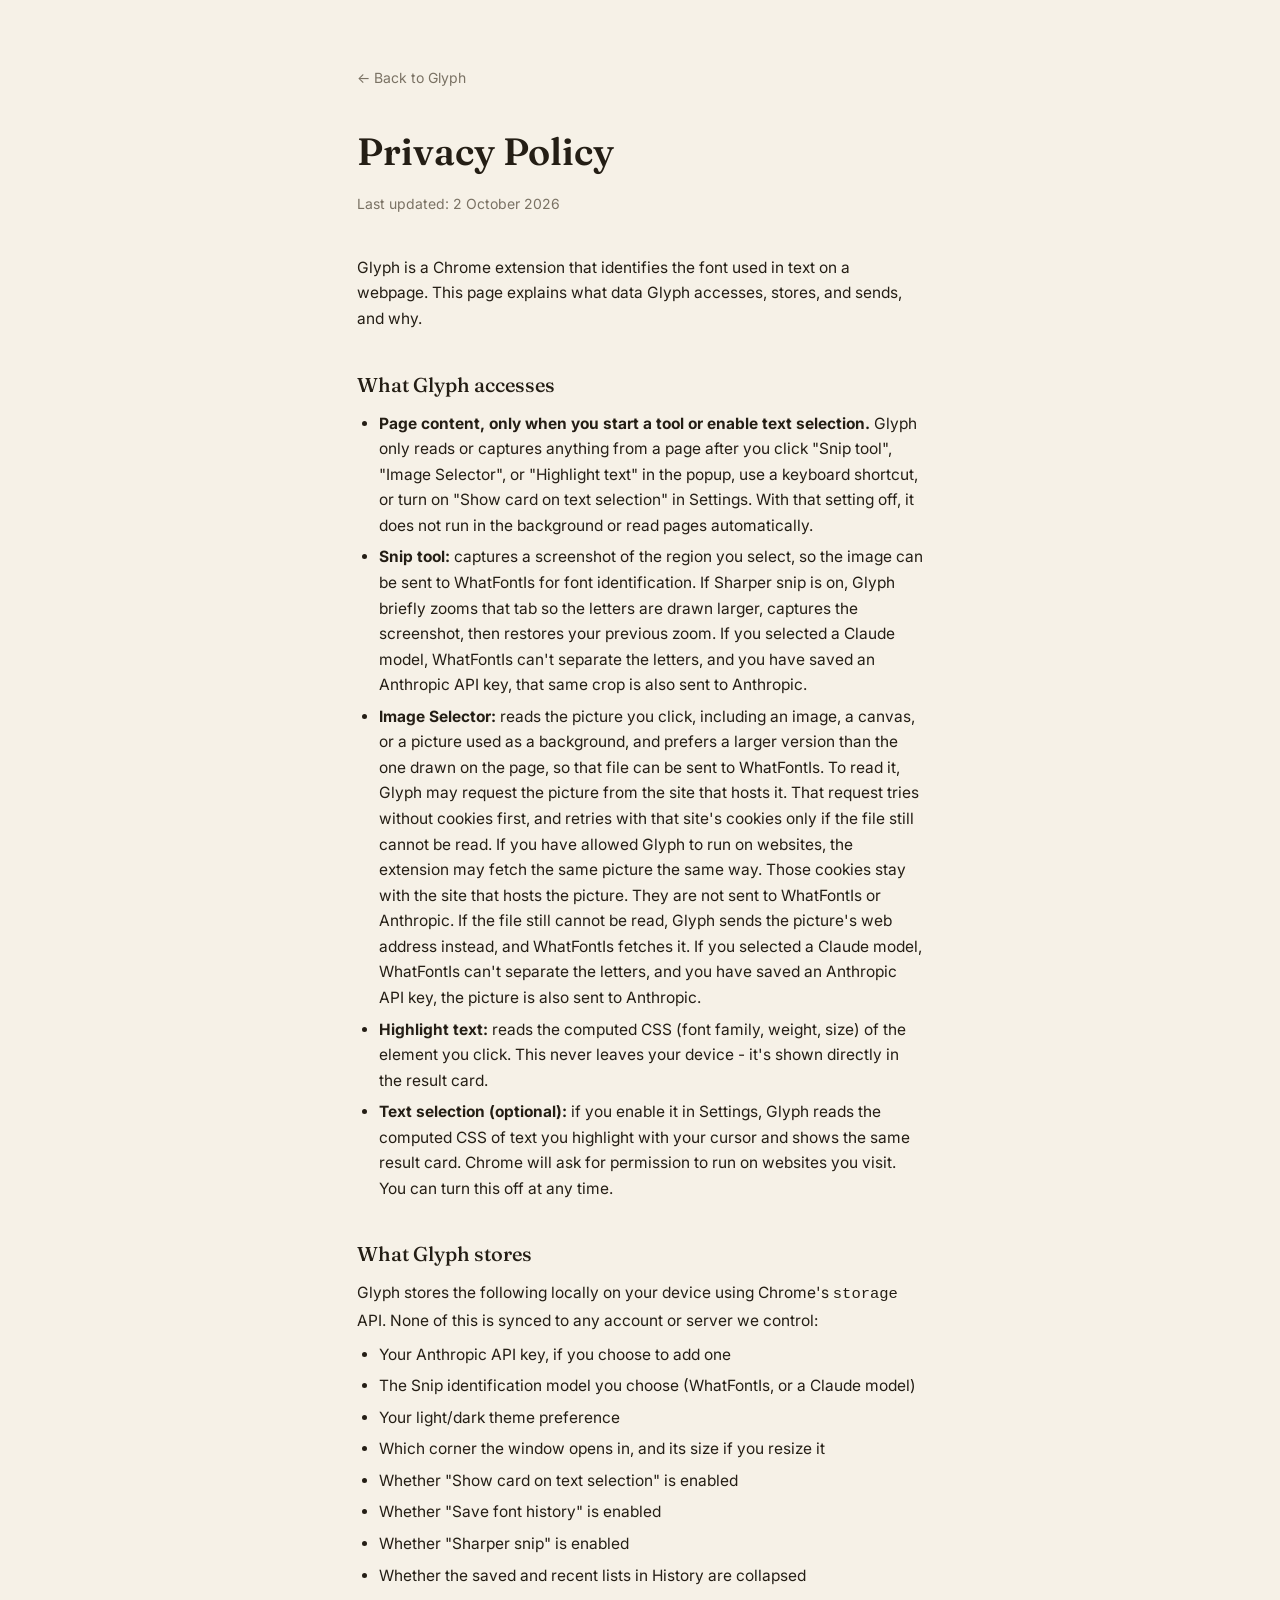
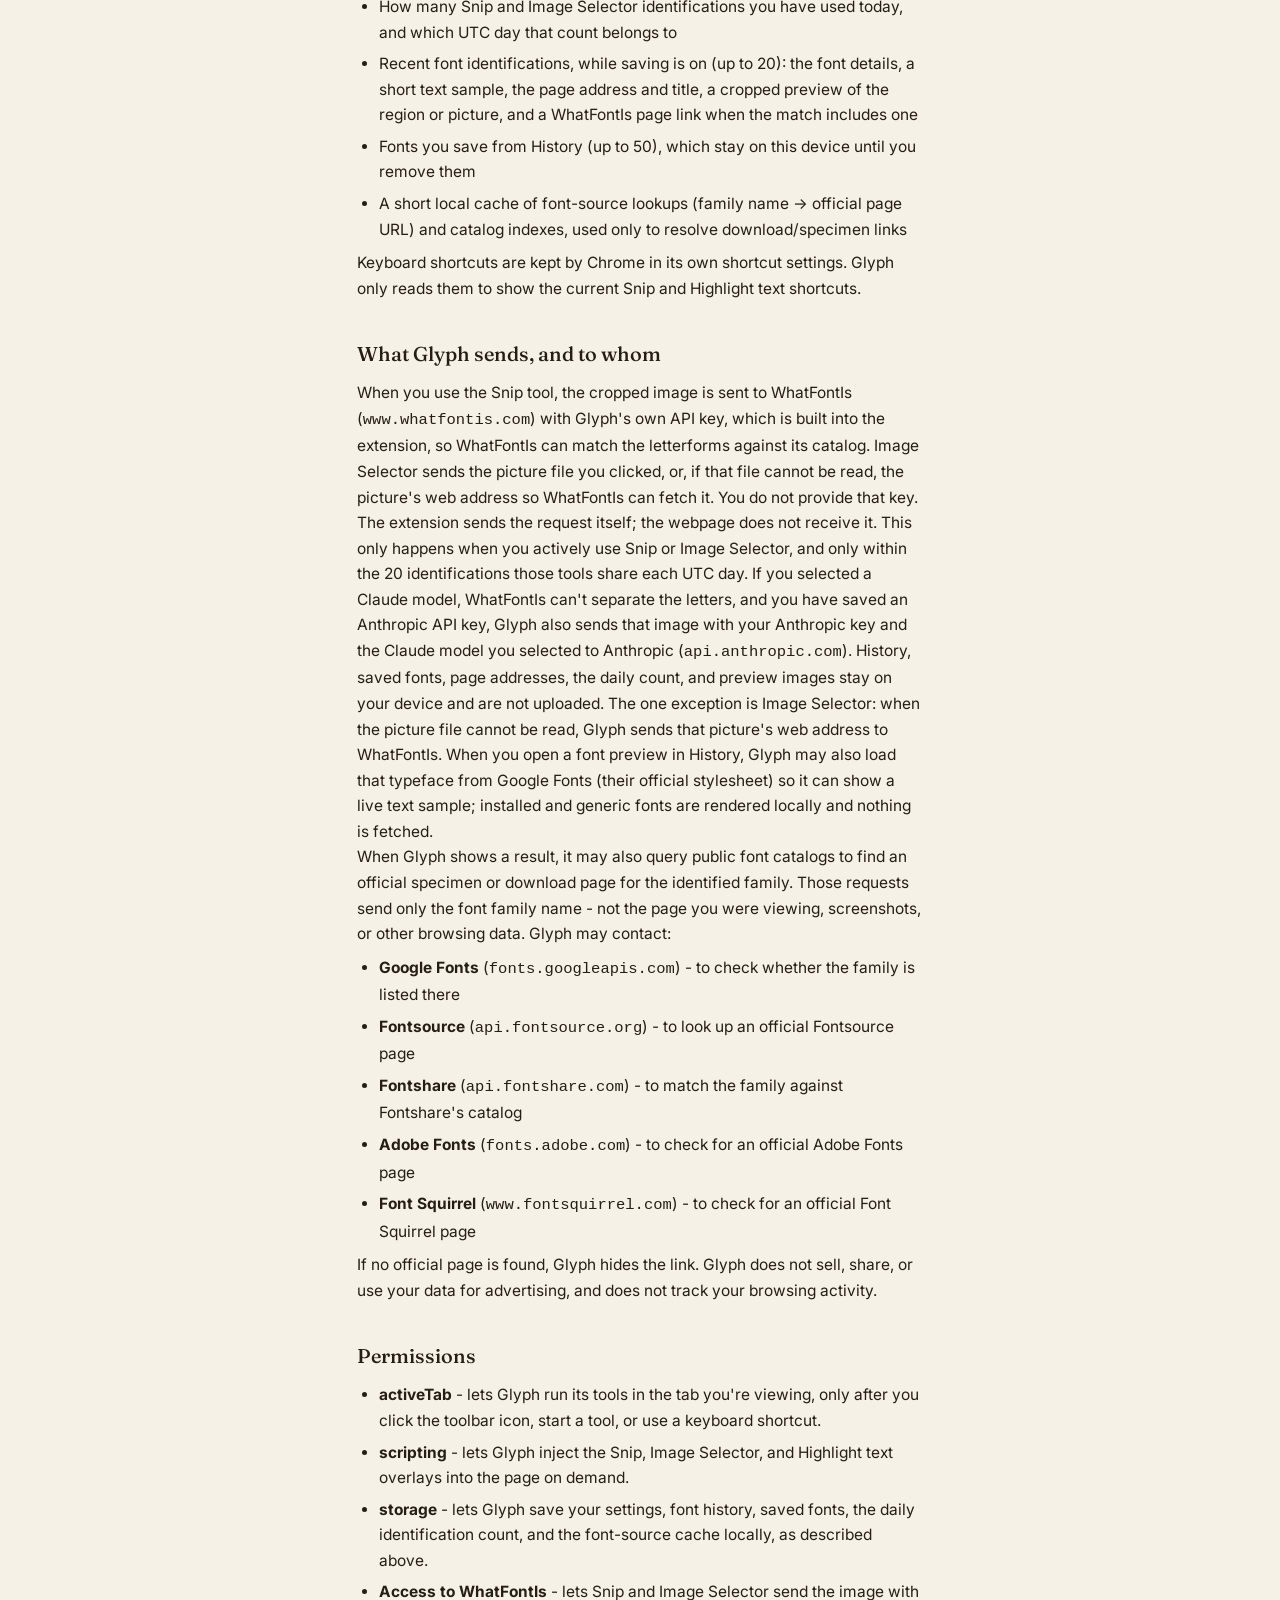
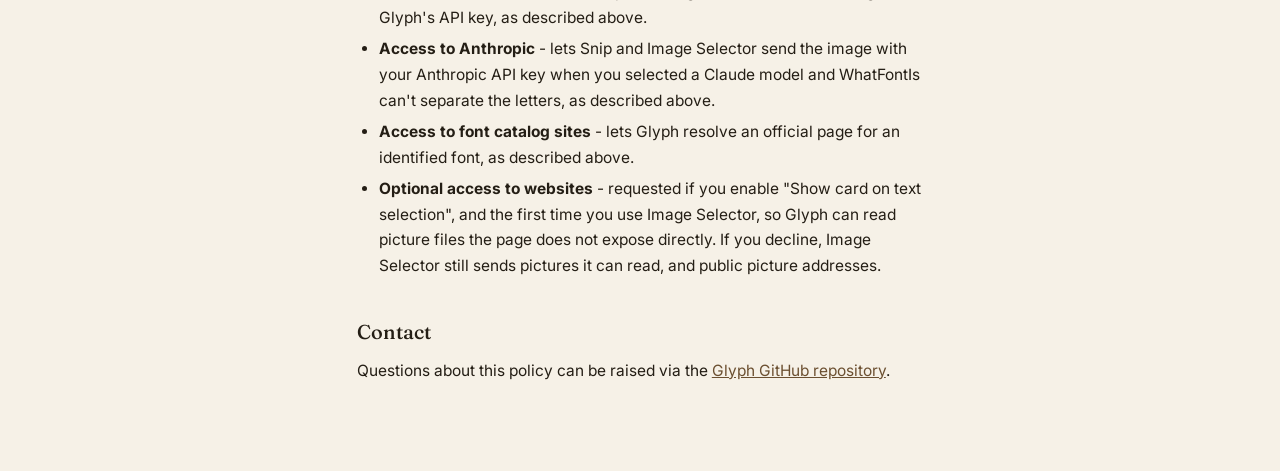
<file: docs/privacy/index.html>
<!DOCTYPE html>
<html lang="en">
<head>
<meta charset="utf-8" />
<meta name="viewport" content="width=device-width, initial-scale=1" />
<title>Glyph - Privacy Policy</title>
<link rel="icon" type="image/png" href="../glyph-favicon.png">
<link rel="preconnect" href="https://fonts.googleapis.com">
<link rel="preconnect" href="https://fonts.gstatic.com" crossorigin>
<link href="https://fonts.googleapis.com/css2?family=Fraunces:opsz,wght@9..144,400;9..144,500;9..144,600&family=Inter:wght@400;500&display=swap" rel="stylesheet">
<style>
:root {
  --turquoise: #7FC4BB;
  --bronze: #6B4F30;
  --sand: #F6F1E7;
  --ink: #241E15;
  --muted: #7A7264;
}
* { margin: 0; padding: 0; box-sizing: border-box; }
body {
  font-family: "Inter", -apple-system, sans-serif;
  background: var(--sand);
  color: var(--ink);
  font-size: 16px;
  line-height: 1.65;
  -webkit-font-smoothing: antialiased;
}
.display { font-family: "Fraunces", Georgia, serif; }
h1, h2, h3 { font-family: "Fraunces", Georgia, serif; }
main {
  max-width: 720px;
  margin: 0 auto;
  padding: 64px 6vw 96px;
}
a { color: var(--bronze); }
.back {
  display: inline-block;
  margin-bottom: 32px;
  color: var(--muted);
  text-decoration: none;
  font-size: 14px;
}
.back:hover { color: var(--ink); }
h1 {
  font-family: "Fraunces", Georgia, serif;
  font-weight: 600;
  font-size: clamp(28px, 4vw, 38px);
  margin-bottom: 8px;
}
.updated {
  color: var(--muted);
  font-size: 14px;
  margin-bottom: 40px;
}
h2 {
  font-family: "Fraunces", Georgia, serif;
  font-weight: 500;
  font-size: 20px;
  margin-top: 36px;
  margin-bottom: 10px;
}
p, li { color: var(--ink); font-size: 15.5px; }
ul { padding-left: 22px; margin: 8px 0; }
li { margin-bottom: 6px; }
</style>
</head>
<body>
<main>
  <a class="back" href="../">&larr; Back to Glyph</a>
  <h1 class="display">Privacy Policy</h1>
  <p class="updated">Last updated: 2 October 2026</p>

  <p>Glyph is a Chrome extension that identifies the font used in text on a webpage. This page explains what data Glyph accesses, stores, and sends, and why.</p>

  <h2>What Glyph accesses</h2>
  <ul>
    <li><strong>Page content, only when you start a tool or enable text selection.</strong> Glyph only reads or captures anything from a page after you click "Snip tool", "Image Selector", or "Highlight text" in the popup, use a keyboard shortcut, or turn on "Show card on text selection" in Settings. With that setting off, it does not run in the background or read pages automatically.</li>
    <li><strong>Snip tool:</strong> captures a screenshot of the region you select, so the image can be sent to WhatFontIs for font identification. If Sharper snip is on, Glyph briefly zooms that tab so the letters are drawn larger, captures the screenshot, then restores your previous zoom. If you selected a Claude model, WhatFontIs can't separate the letters, and you have saved an Anthropic API key, that same crop is also sent to Anthropic.</li>
    <li><strong>Image Selector:</strong> reads the picture you click, including an image, a canvas, or a picture used as a background, and prefers a larger version than the one drawn on the page, so that file can be sent to WhatFontIs. To read it, Glyph may request the picture from the site that hosts it. That request tries without cookies first, and retries with that site's cookies only if the file still cannot be read. If you have allowed Glyph to run on websites, the extension may fetch the same picture the same way. Those cookies stay with the site that hosts the picture. They are not sent to WhatFontIs or Anthropic. If the file still cannot be read, Glyph sends the picture's web address instead, and WhatFontIs fetches it. If you selected a Claude model, WhatFontIs can't separate the letters, and you have saved an Anthropic API key, the picture is also sent to Anthropic.</li>
    <li><strong>Highlight text:</strong> reads the computed CSS (font family, weight, size) of the element you click. This never leaves your device - it's shown directly in the result card.</li>
    <li><strong>Text selection (optional):</strong> if you enable it in Settings, Glyph reads the computed CSS of text you highlight with your cursor and shows the same result card. Chrome will ask for permission to run on websites you visit. You can turn this off at any time.</li>
  </ul>

  <h2>What Glyph stores</h2>
  <p>Glyph stores the following locally on your device using Chrome's <code>storage</code> API. None of this is synced to any account or server we control:</p>
  <ul>
    <li>Your Anthropic API key, if you choose to add one</li>
    <li>The Snip identification model you choose (WhatFontIs, or a Claude model)</li>
    <li>Your light/dark theme preference</li>
    <li>Which corner the window opens in, and its size if you resize it</li>
    <li>Whether "Show card on text selection" is enabled</li>
    <li>Whether "Save font history" is enabled</li>
    <li>Whether "Sharper snip" is enabled</li>
    <li>Whether the saved and recent lists in History are collapsed</li>
    <li>How many Snip and Image Selector identifications you have used today, and which UTC day that count belongs to</li>
    <li>Recent font identifications, while saving is on (up to 20): the font details, a short text sample, the page address and title, a cropped preview of the region or picture, and a WhatFontIs page link when the match includes one</li>
    <li>Fonts you save from History (up to 50), which stay on this device until you remove them</li>
    <li>A short local cache of font-source lookups (family name → official page URL) and catalog indexes, used only to resolve download/specimen links</li>
  </ul>
  <p>Keyboard shortcuts are kept by Chrome in its own shortcut settings. Glyph only reads them to show the current Snip and Highlight text shortcuts.</p>

  <h2>What Glyph sends, and to whom</h2>
  <p>When you use the Snip tool, the cropped image is sent to WhatFontIs (<code>www.whatfontis.com</code>) with Glyph's own API key, which is built into the extension, so WhatFontIs can match the letterforms against its catalog. Image Selector sends the picture file you clicked, or, if that file cannot be read, the picture's web address so WhatFontIs can fetch it. You do not provide that key. The extension sends the request itself; the webpage does not receive it. This only happens when you actively use Snip or Image Selector, and only within the 20 identifications those tools share each UTC day. If you selected a Claude model, WhatFontIs can't separate the letters, and you have saved an Anthropic API key, Glyph also sends that image with your Anthropic key and the Claude model you selected to Anthropic (<code>api.anthropic.com</code>). History, saved fonts, page addresses, the daily count, and preview images stay on your device and are not uploaded. The one exception is Image Selector: when the picture file cannot be read, Glyph sends that picture's web address to WhatFontIs. When you open a font preview in History, Glyph may also load that typeface from Google Fonts (their official stylesheet) so it can show a live text sample; installed and generic fonts are rendered locally and nothing is fetched.</p>
  <p>When Glyph shows a result, it may also query public font catalogs to find an official specimen or download page for the identified family. Those requests send only the font family name - not the page you were viewing, screenshots, or other browsing data. Glyph may contact:</p>
  <ul>
    <li><strong>Google Fonts</strong> (<code>fonts.googleapis.com</code>) - to check whether the family is listed there</li>
    <li><strong>Fontsource</strong> (<code>api.fontsource.org</code>) - to look up an official Fontsource page</li>
    <li><strong>Fontshare</strong> (<code>api.fontshare.com</code>) - to match the family against Fontshare's catalog</li>
    <li><strong>Adobe Fonts</strong> (<code>fonts.adobe.com</code>) - to check for an official Adobe Fonts page</li>
    <li><strong>Font Squirrel</strong> (<code>www.fontsquirrel.com</code>) - to check for an official Font Squirrel page</li>
  </ul>
  <p>If no official page is found, Glyph hides the link. Glyph does not sell, share, or use your data for advertising, and does not track your browsing activity.</p>

  <h2>Permissions</h2>
  <ul>
    <li><strong>activeTab</strong> - lets Glyph run its tools in the tab you're viewing, only after you click the toolbar icon, start a tool, or use a keyboard shortcut.</li>
    <li><strong>scripting</strong> - lets Glyph inject the Snip, Image Selector, and Highlight text overlays into the page on demand.</li>
    <li><strong>storage</strong> - lets Glyph save your settings, font history, saved fonts, the daily identification count, and the font-source cache locally, as described above.</li>
    <li><strong>Access to WhatFontIs</strong> - lets Snip and Image Selector send the image with Glyph's API key, as described above.</li>
    <li><strong>Access to Anthropic</strong> - lets Snip and Image Selector send the image with your Anthropic API key when you selected a Claude model and WhatFontIs can't separate the letters, as described above.</li>
    <li><strong>Access to font catalog sites</strong> - lets Glyph resolve an official page for an identified font, as described above.</li>
    <li><strong>Optional access to websites</strong> - requested if you enable "Show card on text selection", and the first time you use Image Selector, so Glyph can read picture files the page does not expose directly. If you decline, Image Selector still sends pictures it can read, and public picture addresses.</li>
  </ul>

  <h2>Contact</h2>
  <p>Questions about this policy can be raised via the <a href="https://github.com/h4l-git/Glyph">Glyph GitHub repository</a>.</p>
</main>
</body>
</html>
</file>
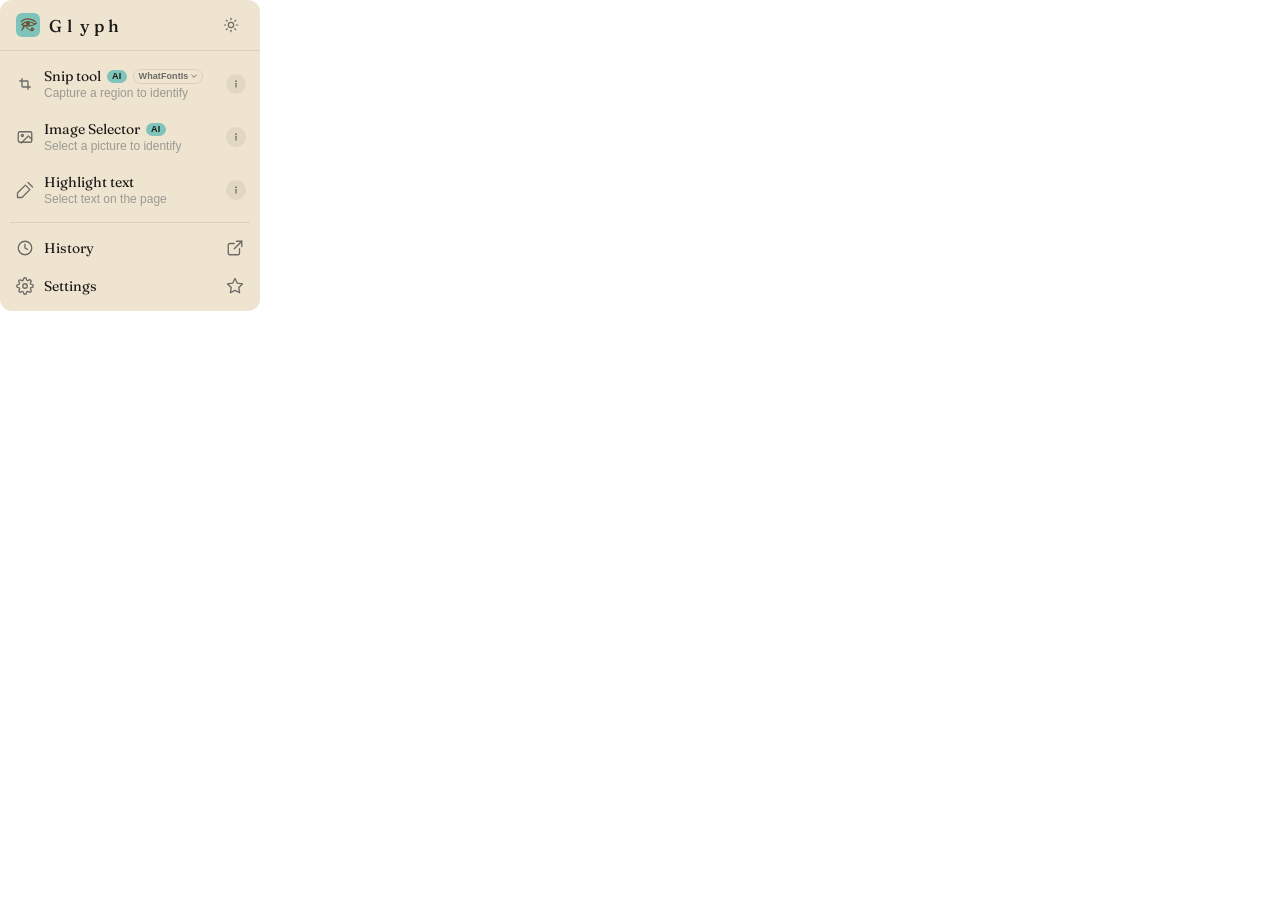
<file: popup.html>
<!DOCTYPE html>
<html>
<head>
  <meta charset="utf-8" />
  <link rel="preconnect" href="https://fonts.googleapis.com">
  <link rel="preconnect" href="https://fonts.gstatic.com" crossorigin>
  <link href="https://fonts.googleapis.com/css2?family=Fraunces:opsz,wght@9..144,400;9..144,500&family=Noto+Sans+Egyptian+Hieroglyphs&display=swap" rel="stylesheet">
  <link rel="stylesheet" href="popup.css" />
</head>
<body>
  <div class="popup">
  <header class="header">
    <span class="logo-tile" aria-hidden="true">
      <svg width="18" height="18" viewBox="0 0 60 52" fill="none">
        <path d="M8 14 C16 6 30 4 42 8 C48 10 52 12.5 54 14" stroke="#6B4F30" stroke-width="4" stroke-linecap="square" fill="none"/>
        <path d="M9 24 C17 17 26 14.5 33 15 C41 15.7 48 19 53 23 C48 26.5 41 29 33 29 C25 29 16 27.5 9 24 Z" stroke="#6B4F30" stroke-width="3.8" stroke-linejoin="miter" fill="none"/>
        <ellipse cx="30" cy="21.5" rx="6.6" ry="6" fill="#6B4F30"/>
        <path d="M53 23 C56 21.5 58 20 59 18.5" stroke="#6B4F30" stroke-width="3.6" stroke-linecap="square" fill="none"/>
        <path d="M13 26 C14.5 29.5 14.8 33 13 36.5 L9 44 C13.5 40 17 34.5 17.8 28.8" stroke="#6B4F30" stroke-width="3.2" stroke-linejoin="miter" fill="#6B4F30"/>
        <path d="M22 28.2 C27 36.5 33.5 42.5 40 44.5 C44 45.5 47 44.5 48 42 C49 39.5 47.5 37 45 36.5 C43 36.1 41.3 37.2 41 39 C40.8 40.4 41.8 41.6 43.2 41.7" stroke="#6B4F30" stroke-width="3.6" stroke-linecap="square" fill="none"/>
      </svg>
    </span>
    <span class="wordmark" aria-label="Glyph">
      <span class="latin-row" aria-hidden="true"><span>G</span><span>l</span><span>y</span><span>p</span><span>h</span></span>
      <span class="hiero-row" aria-hidden="true"><span>&#x133BC;</span><span>&#x130ED;</span><span>&#x131CC;</span><span>&#x132AA;</span><span>&#x13254;</span></span>
    </span>
    <span class="header-spacer"></span>
    <button class="theme-toggle" id="btn-theme" aria-label="Toggle light/dark theme" title="Toggle light/dark theme">
      <svg class="icon-sun" viewBox="0 0 24 24" fill="none" stroke="currentColor" stroke-width="1.8" stroke-linecap="round" stroke-linejoin="round" aria-hidden="true">
        <circle cx="12" cy="12" r="4"/><path d="M12 2v2"/><path d="M12 20v2"/><path d="M4.93 4.93l1.41 1.41"/><path d="M17.66 17.66l1.41 1.41"/><path d="M2 12h2"/><path d="M20 12h2"/><path d="M6.34 17.66l-1.41 1.41"/><path d="M19.07 4.93l-1.41 1.41"/>
      </svg>
      <svg class="icon-moon" viewBox="0 0 24 24" fill="none" stroke="currentColor" stroke-width="1.8" stroke-linecap="round" stroke-linejoin="round" aria-hidden="true">
        <path d="M21 12.79A9 9 0 1 1 11.21 3 7 7 0 0 0 21 12.79z"/>
      </svg>
    </button>
  </header>

  <nav class="menu" id="menu-main">
    <div class="feature-row">
    <div class="item snip-item">
      <button type="button" class="snip-hit" id="btn-snip" aria-label="Snip tool. Capture a region to identify"></button>
      <svg class="item-icon" viewBox="0 0 24 24" fill="none" stroke="currentColor" stroke-width="1.8" stroke-linecap="round" stroke-linejoin="round" aria-hidden="true">
        <path d="M8 5v10a1 1 0 0 0 1 1h10"/><path d="M5 8h10a1 1 0 0 1 1 1v10"/>
      </svg>
      <span class="item-title" id="snip-title" aria-hidden="true">Snip tool</span>
      <span class="snip-badges">
        <span class="ai-tag" title="Snip uses AI to identify the captured region">AI</span>
        <span class="ai-picker" id="ai-picker">
          <button type="button" class="ai-chip" id="btn-ai-model" aria-haspopup="listbox" aria-expanded="false" aria-controls="ai-model-menu" title="WhatFontIs matches the letters against its catalog">
            <span class="ai-chip-label">WhatFontIs</span>
            <svg class="ai-chevron" viewBox="0 0 12 12" width="8" height="8" aria-hidden="true"><path d="M2.5 4.5 6 8 9.5 4.5" fill="none" stroke="currentColor" stroke-width="1.4" stroke-linecap="round" stroke-linejoin="round"/></svg>
          </button>
          <span class="ai-menu hidden" id="ai-model-menu" role="listbox" aria-label="Identification model">
            <button type="button" class="ai-option" role="option" data-model="whatfontis" aria-selected="true">
              <span class="ai-option-mark" aria-hidden="true"></span>
              <span class="ai-option-name">WhatFontIs</span>
              <span class="ai-option-hint">Default</span>
            </button>
            <span class="ai-menu-label" aria-hidden="true">Claude Models</span>
            <span class="ai-claude-group">
              <button type="button" class="ai-option" role="option" data-model="claude-haiku-4-5" aria-selected="false">
                <span class="ai-option-mark" aria-hidden="true"></span>
                <span class="ai-option-name">Haiku 4.5</span>
                <span class="ai-option-hint">Fast</span>
              </button>
              <button type="button" class="ai-option" role="option" data-model="claude-sonnet-5" aria-selected="false">
                <span class="ai-option-mark" aria-hidden="true"></span>
                <span class="ai-option-name">Sonnet 5</span>
                <span class="ai-option-hint">Balanced</span>
              </button>
              <button type="button" class="ai-option" role="option" data-model="claude-opus-5-5" aria-selected="false">
                <span class="ai-option-mark" aria-hidden="true"></span>
                <span class="ai-option-name">Opus 5.5</span>
                <span class="ai-option-hint">Stronger</span>
              </button>
              <button type="button" class="ai-option" role="option" data-model="claude-fable-5-1" aria-selected="false">
                <span class="ai-option-mark" aria-hidden="true"></span>
                <span class="ai-option-name">Fable 5.1</span>
                <span class="ai-option-hint">Highest</span>
              </button>
              <button type="button" class="ai-key-link hidden" id="btn-ai-key" title="Add an Anthropic API key in Settings">Add API key</button>
            </span>
          </span>
        </span>
      </span>
      <span class="item-sub" id="snip-sub" aria-hidden="true">Capture a region to identify</span>
    </div>
    <button type="button" class="feature-info" aria-label="What Snip is best for" aria-describedby="tip-snip">
      <svg viewBox="0 0 16 16" aria-hidden="true"><circle cx="8" cy="4.2" r="1.15" fill="currentColor"/><path d="M8 7.15v5" fill="none" stroke="currentColor" stroke-width="1.6" stroke-linecap="round"/></svg>
      <span class="feature-tip" id="tip-snip" role="tooltip">Best for one line of letters.</span>
    </button>
    </div>

    <div class="feature-row">
    <div class="item">
      <button type="button" class="feature-hit" id="btn-snip-image" aria-label="Image Selector. Select a picture to identify"></button>
      <svg class="item-icon" viewBox="0 0 24 24" fill="none" stroke="currentColor" stroke-width="1.8" stroke-linecap="round" stroke-linejoin="round" aria-hidden="true">
        <rect x="3" y="5" width="18" height="14" rx="2"/><circle cx="8.5" cy="10" r="1.4"/><path d="m21 15-4.5-4.5L7 20"/>
      </svg>
      <span class="item-text">
        <span class="item-title-row">
          <span class="item-title" id="image-title">Image Selector</span>
          <span class="ai-tag" title="Image Selector uses AI to identify the picture">AI</span>
        </span>
        <span class="item-sub" id="image-sub">Select a picture to identify</span>
      </span>
    </div>
    <button type="button" class="feature-info" aria-label="What Image Selector is best for" aria-describedby="tip-image">
      <svg viewBox="0 0 16 16" aria-hidden="true"><circle cx="8" cy="4.2" r="1.15" fill="currentColor"/><path d="M8 7.15v5" fill="none" stroke="currentColor" stroke-width="1.6" stroke-linecap="round"/></svg>
      <span class="feature-tip" id="tip-image" role="tooltip">Best for a sharp picture file.</span>
    </button>
    </div>

    <div class="feature-row">
    <div class="item">
      <button type="button" class="feature-hit" id="btn-highlight" aria-label="Highlight text. Select text on the page"></button>
      <svg class="item-icon" viewBox="0 0 24 24" fill="none" stroke="currentColor" stroke-width="1.8" stroke-linecap="round" stroke-linejoin="round" aria-hidden="true">
        <path d="M12.5 5.5 18.5 11.5 8 22H2v-6z"/><path d="M16 2l6 6"/>
      </svg>
      <span class="item-text">
        <span class="item-title">Highlight text</span>
        <span class="item-sub">Select text on the page</span>
      </span>
    </div>
    <button type="button" class="feature-info" aria-label="What Highlight text is best for" aria-describedby="tip-highlight">
      <svg viewBox="0 0 16 16" aria-hidden="true"><circle cx="8" cy="4.2" r="1.15" fill="currentColor"/><path d="M8 7.15v5" fill="none" stroke="currentColor" stroke-width="1.6" stroke-linecap="round"/></svg>
      <span class="feature-tip" id="tip-highlight" role="tooltip">Best for live text.</span>
    </button>
    </div>

    <div class="divider" role="separator"></div>

    <div class="menu-row">
      <button class="item item-plain" id="btn-history">
        <svg class="item-icon" viewBox="0 0 24 24" fill="none" stroke="currentColor" stroke-width="1.8" stroke-linecap="round" stroke-linejoin="round" aria-hidden="true">
          <circle cx="12" cy="12" r="9"/><path d="M12 7v5l3.2 1.8"/>
        </svg>
        <span class="item-title">History</span>
      </button>
      <button class="item item-square" id="btn-website" aria-label="About" title="About">
        <svg class="item-icon" viewBox="0 0 24 24" fill="none" stroke="currentColor" stroke-width="1.8" stroke-linecap="round" stroke-linejoin="round" aria-hidden="true">
          <path d="M14 3h7v7"/><path d="M21 3 11 13"/><path d="M18 13v6a2 2 0 0 1-2 2H5a2 2 0 0 1-2-2V8a2 2 0 0 1 2-2h6"/>
        </svg>
      </button>
    </div>

    <div class="menu-row">
      <button class="item item-plain" id="btn-settings">
        <svg class="item-icon" viewBox="0 0 24 24" fill="none" stroke="currentColor" stroke-width="1.8" stroke-linecap="round" stroke-linejoin="round" aria-hidden="true">
          <circle cx="12" cy="12" r="3"/><path d="M19.4 15a1.65 1.65 0 0 0 .33 1.82l.06.06a2 2 0 1 1-2.83 2.83l-.06-.06a1.65 1.65 0 0 0-1.82-.33 1.65 1.65 0 0 0-1 1.51V21a2 2 0 1 1-4 0v-.09a1.65 1.65 0 0 0-1-1.51 1.65 1.65 0 0 0-1.82.33l-.06.06a2 2 0 1 1-2.83-2.83l.06-.06a1.65 1.65 0 0 0 .33-1.82 1.65 1.65 0 0 0-1.51-1H3a2 2 0 1 1 0-4h.09a1.65 1.65 0 0 0 1.51-1 1.65 1.65 0 0 0-.33-1.82l-.06-.06a2 2 0 1 1 2.83-2.83l.06.06a1.65 1.65 0 0 0 1.82.33h.01a1.65 1.65 0 0 0 1-1.51V3a2 2 0 1 1 4 0v.09a1.65 1.65 0 0 0 1 1.51h.01a1.65 1.65 0 0 0 1.82-.33l.06-.06a2 2 0 1 1 2.83 2.83l-.06.06a1.65 1.65 0 0 0-.33 1.82v.01a1.65 1.65 0 0 0 1.51 1H21a2 2 0 1 1 0 4h-.09a1.65 1.65 0 0 0-1.51 1z"/>
        </svg>
        <span class="item-title">Settings</span>
      </button>
      <button class="item item-square" id="btn-rate" aria-label="Rate Glyph!" title="Rate Glyph!">
        <svg class="item-icon" viewBox="0 0 24 24" fill="none" stroke="currentColor" stroke-width="1.8" stroke-linecap="round" stroke-linejoin="round" aria-hidden="true">
          <polygon points="12 2 15.09 8.26 22 9.27 17 14.14 18.18 21.02 12 17.77 5.82 21.02 7 14.14 2 9.27 8.91 8.26 12 2"/>
        </svg>
      </button>
    </div>
    <p class="error-note hidden" id="error-note" role="alert"></p>
  </nav>

  <section class="settings hidden" id="panel-settings">
    <button class="back" id="btn-back">
      <svg viewBox="0 0 24 24" width="14" height="14" fill="none" stroke="currentColor" stroke-width="2" stroke-linecap="round" stroke-linejoin="round" aria-hidden="true"><path d="M15 18l-6-6 6-6"/></svg>
      Back
    </button>
    <label class="field-label" for="api-key">Anthropic API key</label>
    <div class="api-key-row">
      <input type="password" class="api-key-input" id="api-key" placeholder="sk-..." autocomplete="off" spellcheck="false" />
      <button type="button" class="api-key-copy" id="btn-copy-api-key" title="Copy API key" aria-label="Copy Anthropic API key" disabled>
        <svg class="api-key-copy-icon" viewBox="0 0 16 16" width="14" height="14" aria-hidden="true"><rect x="5.5" y="3.5" width="7" height="9" rx="1.4" fill="none" stroke="currentColor" stroke-width="1.3"/><path d="M3.5 5.5h1.8v8.2c0 .7.6 1.3 1.3 1.3h5.4" fill="none" stroke="currentColor" stroke-width="1.3" stroke-linecap="round"/><rect x="7.2" y="1.5" width="3.6" height="2.4" rx="0.7" fill="none" stroke="currentColor" stroke-width="1.3"/></svg>
        <svg class="api-key-copy-check" viewBox="0 0 16 16" width="14" height="14" aria-hidden="true"><path d="M3.5 8.5 6.6 11.5 12.5 4.5" fill="none" stroke="currentColor" stroke-width="1.6" stroke-linecap="round" stroke-linejoin="round"/></svg>
      </button>
    </div>
    <p class="field-hint">Optional. Used when you pick a Claude model and WhatFontIs can't separate the letters. Stored on this device and sent to Anthropic with that crop.</p>
    <button type="button" class="field-link" id="btn-create-api-key">Create an API key on Anthropic</button>
    <div class="save-row">
      <button class="save" id="btn-save">Save</button>
      <p class="save-note hidden" id="save-note">Saved</p>
    </div>

    <div class="divider" role="separator" style="margin: 16px 0 14px;"></div>

    <label class="toggle-row" for="selection-card">
      <span class="toggle-copy">
        <span class="field-label">Show card on text selection</span>
        <span class="field-hint">Highlight text with your cursor to identify the font, without using the Highlight tool.</span>
      </span>
      <span class="switch">
        <input type="checkbox" id="selection-card" role="switch" />
        <span class="switch-ui" aria-hidden="true"></span>
      </span>
    </label>

    <label class="toggle-row" for="save-font-history">
      <span class="toggle-copy">
        <span class="field-label">Save font history</span>
        <span class="field-hint">Keep recently identified fonts in History. Fonts you have already saved stay either way.</span>
      </span>
      <span class="switch">
        <input type="checkbox" id="save-font-history" role="switch" checked />
        <span class="switch-ui" aria-hidden="true"></span>
      </span>
    </label>

    <label class="toggle-row" for="sharp-snip">
      <span class="toggle-copy">
        <span class="field-label">Sharper snip</span>
        <span class="field-hint">Zoom the page in on the text you select, capture it, then zoom back. WhatFontIs gets a clearer picture of the letters.</span>
      </span>
      <span class="switch">
        <input type="checkbox" id="sharp-snip" role="switch" />
        <span class="switch-ui" aria-hidden="true"></span>
      </span>
    </label>

    <div class="corner-field">
      <span class="field-label" id="panel-corner-label">Window corner</span>
      <div class="corner-picker" role="radiogroup" aria-labelledby="panel-corner-label">
        <button type="button" class="corner-option" role="radio" data-corner="top-left" aria-checked="false" tabindex="-1">
          <span class="corner-frame" aria-hidden="true"><span class="corner-dot"></span></span>
          <span class="corner-name">Top left</span>
        </button>
        <button type="button" class="corner-option" role="radio" data-corner="top-right" aria-checked="true" tabindex="0">
          <span class="corner-frame" aria-hidden="true"><span class="corner-dot"></span></span>
          <span class="corner-name">Top right</span>
        </button>
        <button type="button" class="corner-option" role="radio" data-corner="bottom-left" aria-checked="false" tabindex="-1">
          <span class="corner-frame" aria-hidden="true"><span class="corner-dot"></span></span>
          <span class="corner-name">Bottom left</span>
        </button>
        <button type="button" class="corner-option" role="radio" data-corner="bottom-right" aria-checked="false" tabindex="-1">
          <span class="corner-frame" aria-hidden="true"><span class="corner-dot"></span></span>
          <span class="corner-name">Bottom right</span>
        </button>
      </div>
      <p class="field-hint">Where the window opens on the page.</p>
    </div>

    <div class="divider" role="separator" style="margin: 16px 0 14px;"></div>

    <label class="field-label">Snip tool shortcut</label>
    <div class="shortcut-row">
      <span class="shortcut-key" id="shortcut-display">&hellip;</span>
      <button class="shortcut-change" id="btn-shortcut">Change</button>
    </div>

    <label class="field-label">Highlight tool shortcut</label>
    <div class="shortcut-row">
      <span class="shortcut-key" id="highlight-shortcut-display">&hellip;</span>
      <button class="shortcut-change" id="btn-highlight-shortcut">Change</button>
    </div>
    <p class="field-hint">Opens Chrome's shortcut settings.</p>
  </section>

  <section class="history hidden" id="panel-history">
    <button class="back" id="btn-history-back">
      <svg viewBox="0 0 24 24" width="14" height="14" fill="none" stroke="currentColor" stroke-width="2" stroke-linecap="round" stroke-linejoin="round" aria-hidden="true"><path d="M15 18l-6-6 6-6"/></svg>
      Back
    </button>
    <div class="history-search">
      <svg class="history-search-icon" viewBox="0 0 24 24" width="14" height="14" fill="none" stroke="currentColor" stroke-width="2" stroke-linecap="round" stroke-linejoin="round" aria-hidden="true"><circle cx="11" cy="11" r="7"/><path d="m20 20-3.5-3.5"/></svg>
      <input type="search" class="history-search-input" id="history-search" placeholder="Search fonts" aria-label="Search saved and recent fonts" autocomplete="off" spellcheck="false" />
      <button type="button" class="history-search-clear hidden" id="history-search-clear" aria-label="Clear search" title="Clear search">
        <svg viewBox="0 0 24 24" width="12" height="12" fill="none" stroke="currentColor" stroke-width="2" stroke-linecap="round" aria-hidden="true"><path d="M6 6l12 12"/><path d="M18 6 6 18"/></svg>
      </button>
    </div>
    <button type="button" class="history-heading history-fold" id="btn-fold-saved" aria-controls="saved-list" aria-expanded="true" title="Minimise saved fonts" aria-label="Minimise saved fonts">
      <span class="field-label" id="saved-heading">Saved fonts (0)</span>
      <svg viewBox="0 0 24 24" width="14" height="14" fill="none" stroke="currentColor" stroke-width="2" stroke-linecap="round" stroke-linejoin="round" aria-hidden="true"><path d="M6 9l6 6 6-6"/></svg>
    </button>
    <div class="history-list" id="saved-list" role="region" aria-labelledby="saved-heading"></div>
    <div class="divider history-divider" role="separator"></div>
    <button type="button" class="history-heading history-fold" id="btn-fold-recent" aria-controls="history-list" aria-expanded="true" title="Minimise recent fonts" aria-label="Minimise recent fonts">
      <span class="field-label" id="recent-heading">Recent fonts (0)</span>
      <svg viewBox="0 0 24 24" width="14" height="14" fill="none" stroke="currentColor" stroke-width="2" stroke-linecap="round" stroke-linejoin="round" aria-hidden="true"><path d="M6 9l6 6 6-6"/></svg>
    </button>
    <div class="history-list" id="history-list" role="region" aria-labelledby="recent-heading"></div>
  </section>
  </div>

  <script src="popup.js"></script>
</body>
</html>
</file>
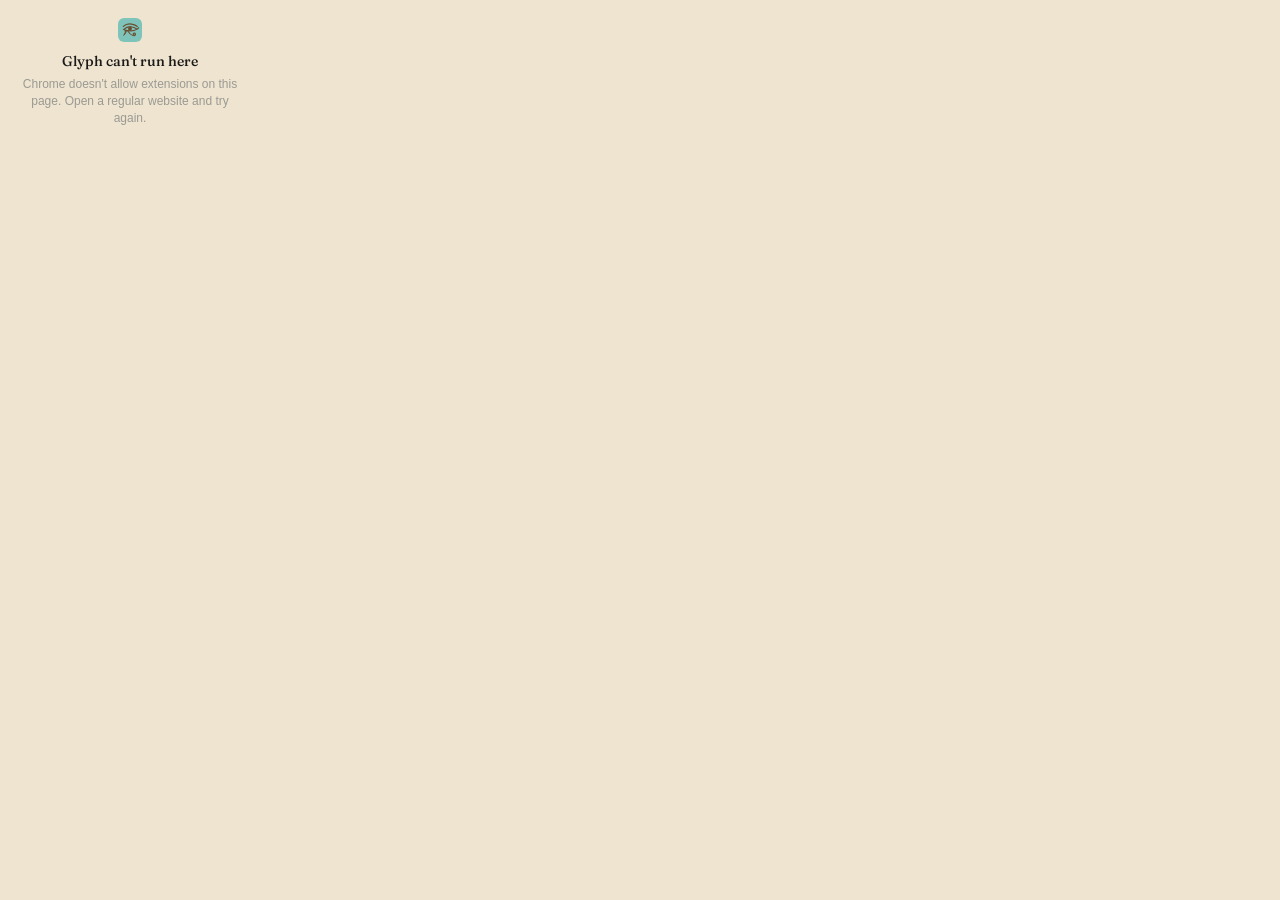
<file: unavailable.html>
<!DOCTYPE html>
<html>
<head>
  <meta charset="utf-8" />
  <link rel="preconnect" href="https://fonts.googleapis.com">
  <link rel="preconnect" href="https://fonts.gstatic.com" crossorigin>
  <link href="https://fonts.googleapis.com/css2?family=Fraunces:opsz,wght@9..144,400;9..144,500&display=swap" rel="stylesheet">
  <link rel="stylesheet" href="popup.css" />
  <link rel="stylesheet" href="unavailable.css" />
</head>
<body>
  <div class="unavailable">
    <span class="logo-tile" aria-hidden="true">
      <svg width="18" height="18" viewBox="0 0 60 52" fill="none">
        <path d="M8 14 C16 6 30 4 42 8 C48 10 52 12.5 54 14" stroke="#6B4F30" stroke-width="4" stroke-linecap="square" fill="none"/>
        <path d="M9 24 C17 17 26 14.5 33 15 C41 15.7 48 19 53 23 C48 26.5 41 29 33 29 C25 29 16 27.5 9 24 Z" stroke="#6B4F30" stroke-width="3.8" stroke-linejoin="miter" fill="none"/>
        <ellipse cx="30" cy="21.5" rx="6.6" ry="6" fill="#6B4F30"/>
        <path d="M53 23 C56 21.5 58 20 59 18.5" stroke="#6B4F30" stroke-width="3.6" stroke-linecap="square" fill="none"/>
        <path d="M13 26 C14.5 29.5 14.8 33 13 36.5 L9 44 C13.5 40 17 34.5 17.8 28.8" stroke="#6B4F30" stroke-width="3.2" stroke-linejoin="miter" fill="#6B4F30"/>
        <path d="M22 28.2 C27 36.5 33.5 42.5 40 44.5 C44 45.5 47 44.5 48 42 C49 39.5 47.5 37 45 36.5 C43 36.1 41.3 37.2 41 39 C40.8 40.4 41.8 41.6 43.2 41.7" stroke="#6B4F30" stroke-width="3.6" stroke-linecap="square" fill="none"/>
      </svg>
    </span>
    <p class="unavailable-title">Glyph can't run here</p>
    <p class="unavailable-sub">Chrome doesn't allow extensions on this page. Open a regular website and try again.</p>
  </div>
  <script src="unavailable.js"></script>
</body>
</html>
</file>
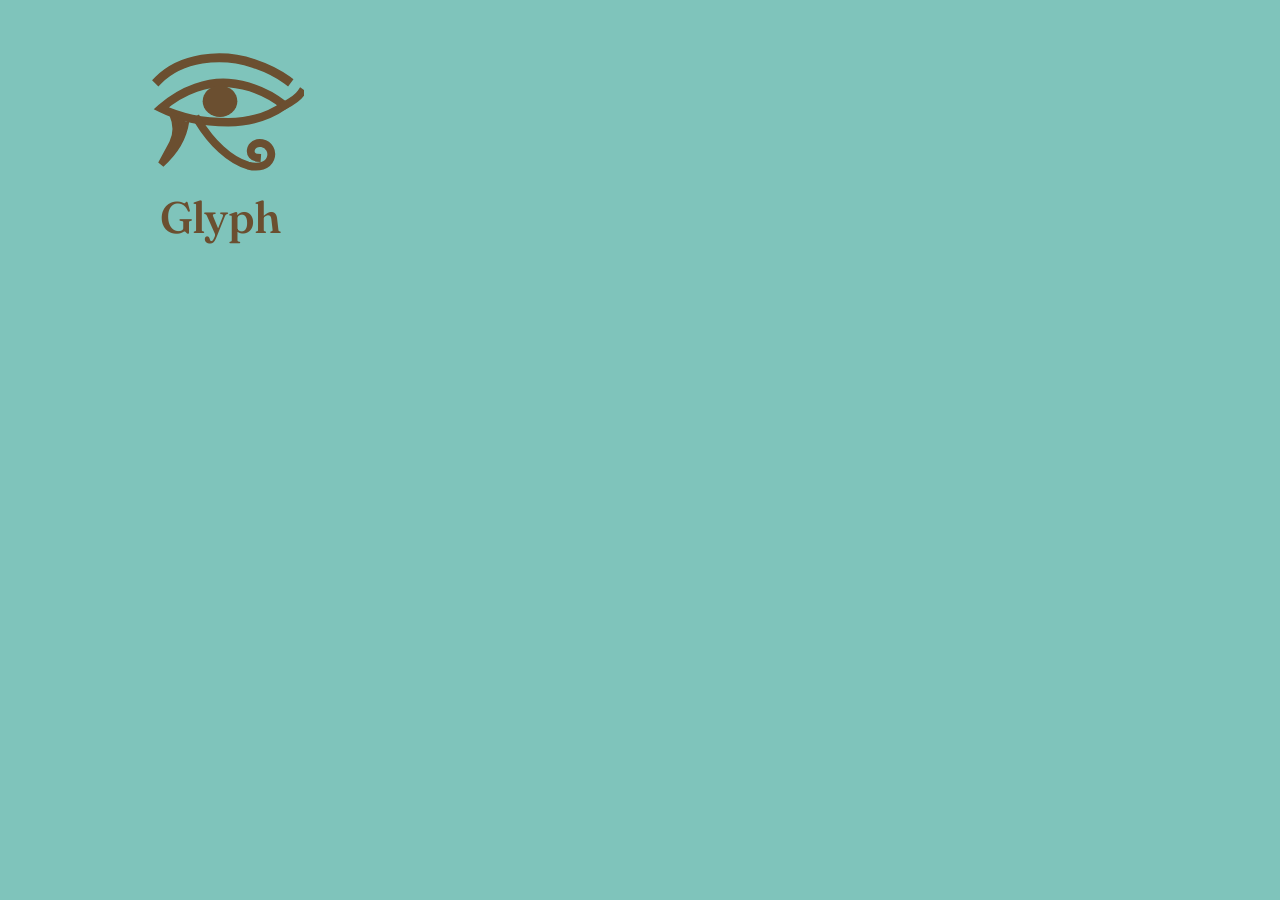
<file: chrome-store/promo.html>
<!DOCTYPE html>
<html lang="en">
<head>
<meta charset="utf-8" />
<title>Glyph promo tiles</title>
<script>document.documentElement.className = location.search.indexOf("marquee") !== -1 ? "is-marquee" : "is-small";</script>
<link rel="preconnect" href="https://fonts.googleapis.com">
<link rel="preconnect" href="https://fonts.gstatic.com" crossorigin>
<link href="https://fonts.googleapis.com/css2?family=Fraunces:opsz,wght@9..144,500;9..144,560&family=Inter:wght@500&display=swap" rel="stylesheet">
<style>
  :root { color-scheme: light; }
  * { box-sizing: border-box; margin: 0; padding: 0; }
  html, body { overflow: hidden; background: #7FC4BB; }
  html.is-small, html.is-small body { width: 440px; height: 280px; }
  html.is-marquee, html.is-marquee body { width: 1400px; height: 560px; }
  body {
    font-family: Fraunces, Georgia, serif;
    color: #6B4F30;
  }
  .tile { width: 100%; height: 100%; }
  .panel-small, .panel-marquee { display: none; }
  html.is-small .panel-small { display: flex; }
  html.is-marquee .panel-marquee { display: flex; }

  .panel-small {
    height: 280px;
    flex-direction: column;
    align-items: center;
    justify-content: center;
    gap: 8px;
  }
  .panel-small .eye { width: 168px; height: auto; }
  .panel-small .name {
    font-size: 44px;
    font-weight: 560;
    letter-spacing: -0.02em;
    line-height: 1;
  }

  .panel-marquee {
    height: 560px;
    align-items: center;
    justify-content: center;
    gap: 72px;
    padding: 0 72px;
  }
  .panel-marquee .eye { width: 340px; height: auto; flex: 0 0 auto; }
  .copy { display: flex; flex-direction: column; align-items: flex-start; }
  .panel-marquee .name {
    font-size: 108px;
    font-weight: 560;
    letter-spacing: -0.03em;
    line-height: 0.9;
  }
  .tag {
    margin-top: 16px;
    font-family: Inter, sans-serif;
    font-size: 28px;
    font-weight: 500;
    letter-spacing: 0.01em;
    color: #4A3620;
  }
  .card {
    margin-top: 36px;
    background: #efe4cf;
    color: #1a1a18;
    border-radius: 14px;
    padding: 14px 18px;
    font-family: Inter, sans-serif;
    font-size: 22px;
    font-weight: 500;
    line-height: 1.2;
    box-shadow: 0 10px 28px rgba(36, 30, 21, 0.12);
    display: flex;
    align-items: center;
    gap: 10px;
  }
  .mark {
    font-family: Fraunces, Georgia, serif;
    font-size: 15px;
    font-weight: 560;
    line-height: 1;
    padding: 4px 7px;
    border-radius: 6px;
    background: rgba(107, 79, 48, 0.12);
    color: #6B4F30;
  }
  .swatch {
    width: 14px;
    height: 14px;
    border-radius: 4px;
    background: #241e15;
    border: 1px solid rgba(0, 0, 0, 0.15);
  }
</style>
</head>
<body>
  <div class="tile panel-small">
    <svg class="eye" viewBox="0 0 60 52" fill="none" aria-hidden="true">
      <path d="M8 14 C16 6 30 4 42 8 C48 10 52 12.5 54 14" stroke="#6B4F30" stroke-width="3.2" stroke-linecap="square"/>
      <path d="M9 24 C17 17 26 14.5 33 15 C41 15.7 48 19 53 23 C48 26.5 41 29 33 29 C25 29 16 27.5 9 24 Z" stroke="#6B4F30" stroke-width="3" stroke-linejoin="miter"/>
      <ellipse cx="30" cy="21.5" rx="6.2" ry="5.6" fill="#6B4F30"/>
      <path d="M53 23 C56 21.5 58 20 59 18.5" stroke="#6B4F30" stroke-width="2.8" stroke-linecap="square"/>
      <path d="M13 26 C14.5 29.5 14.8 33 13 36.5 L9 44 C13.5 40 17 34.5 17.8 28.8" stroke="#6B4F30" stroke-width="2.4" stroke-linejoin="miter" fill="#6B4F30"/>
      <path d="M22 28.2 C27 36.5 33.5 42.5 40 44.5 C44 45.5 47 44.5 48 42 C49 39.5 47.5 37 45 36.5 C43 36.1 41.3 37.2 41 39 C40.8 40.4 41.8 41.6 43.2 41.7" stroke="#6B4F30" stroke-width="2.8" stroke-linecap="square"/>
    </svg>
    <p class="name">Glyph</p>
  </div>

  <div class="tile panel-marquee">
    <svg class="eye" viewBox="0 0 60 52" fill="none" aria-hidden="true">
      <path d="M8 14 C16 6 30 4 42 8 C48 10 52 12.5 54 14" stroke="#6B4F30" stroke-width="3.2" stroke-linecap="square"/>
      <path d="M9 24 C17 17 26 14.5 33 15 C41 15.7 48 19 53 23 C48 26.5 41 29 33 29 C25 29 16 27.5 9 24 Z" stroke="#6B4F30" stroke-width="3" stroke-linejoin="miter"/>
      <ellipse cx="30" cy="21.5" rx="6.2" ry="5.6" fill="#6B4F30"/>
      <path d="M53 23 C56 21.5 58 20 59 18.5" stroke="#6B4F30" stroke-width="2.8" stroke-linecap="square"/>
      <path d="M13 26 C14.5 29.5 14.8 33 13 36.5 L9 44 C13.5 40 17 34.5 17.8 28.8" stroke="#6B4F30" stroke-width="2.4" stroke-linejoin="miter" fill="#6B4F30"/>
      <path d="M22 28.2 C27 36.5 33.5 42.5 40 44.5 C44 45.5 47 44.5 48 42 C49 39.5 47.5 37 45 36.5 C43 36.1 41.3 37.2 41 39 C40.8 40.4 41.8 41.6 43.2 41.7" stroke="#6B4F30" stroke-width="2.8" stroke-linecap="square"/>
    </svg>
    <div class="copy">
      <p class="name">Glyph</p>
      <p class="tag">Find any font, instantly.</p>
      <p class="card"><span>Fraunces</span><span class="mark">B</span><span>52px</span><span class="swatch"></span></p>
    </div>
  </div>
</body>
</html>
</file>
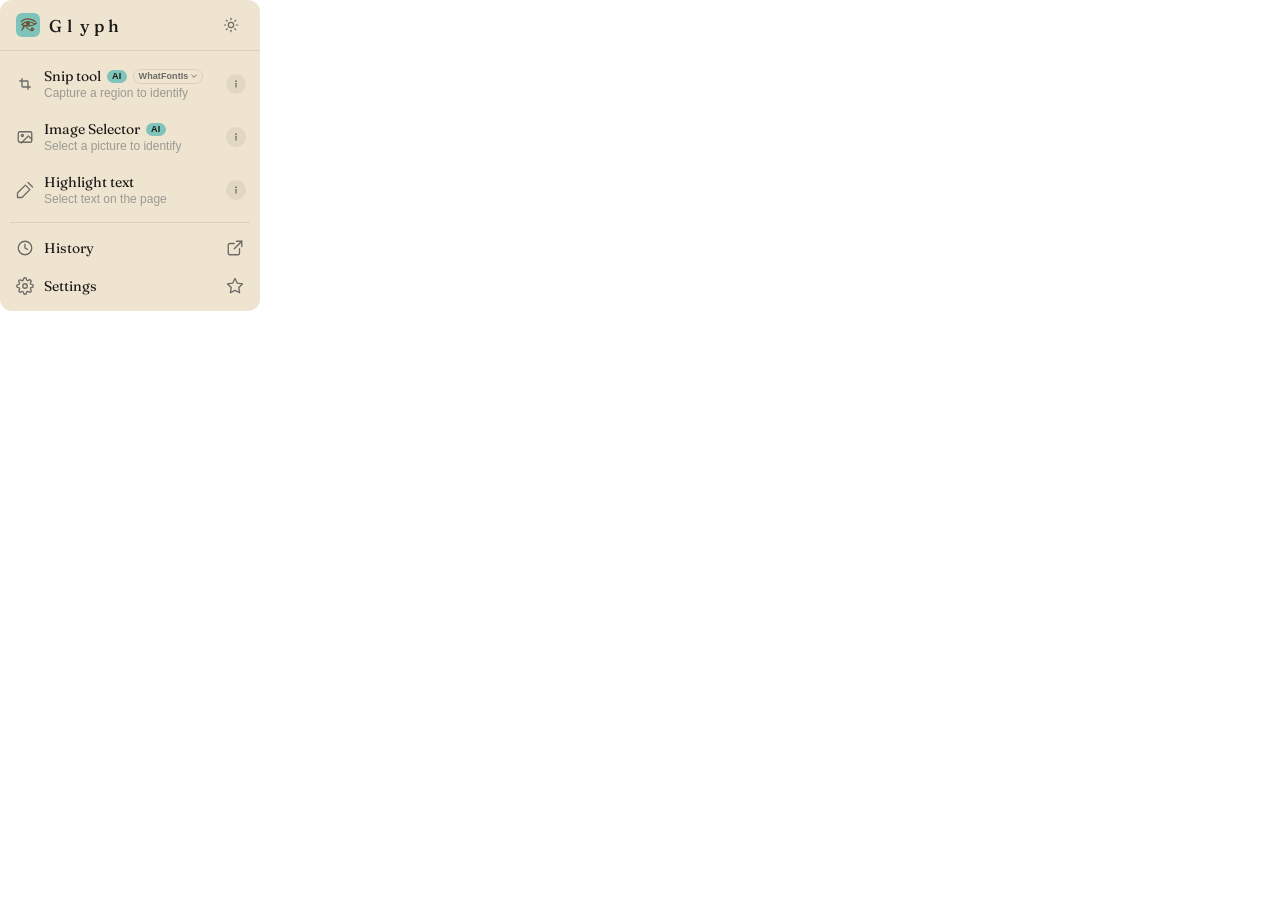
<file: demo-stage/menu.html>
<!DOCTYPE html>
<html data-theme="light">
<head>
  <meta charset="utf-8" />
  <link rel="preconnect" href="https://fonts.googleapis.com">
  <link rel="preconnect" href="https://fonts.gstatic.com" crossorigin>
  <link href="https://fonts.googleapis.com/css2?family=Fraunces:opsz,wght@9..144,400;9..144,500&family=Noto+Sans+Egyptian+Hieroglyphs&display=swap" rel="stylesheet">
  <link rel="stylesheet" href="../popup.css" />
  <style>
    html, body { background: transparent; color-scheme: light; }
    .latin-row span, .hiero-row span { animation: none !important; }
    .hiero-row span { opacity: 0 !important; }
  </style>
</head>
<body>
  <div class="popup">
  <header class="header">
    <span class="logo-tile" aria-hidden="true">
      <svg width="18" height="18" viewBox="0 0 60 52" fill="none">
        <path d="M8 14 C16 6 30 4 42 8 C48 10 52 12.5 54 14" stroke="#6B4F30" stroke-width="4" stroke-linecap="square" fill="none"/>
        <path d="M9 24 C17 17 26 14.5 33 15 C41 15.7 48 19 53 23 C48 26.5 41 29 33 29 C25 29 16 27.5 9 24 Z" stroke="#6B4F30" stroke-width="3.8" stroke-linejoin="miter" fill="none"/>
        <ellipse cx="30" cy="21.5" rx="6.6" ry="6" fill="#6B4F30"/>
        <path d="M53 23 C56 21.5 58 20 59 18.5" stroke="#6B4F30" stroke-width="3.6" stroke-linecap="square" fill="none"/>
        <path d="M13 26 C14.5 29.5 14.8 33 13 36.5 L9 44 C13.5 40 17 34.5 17.8 28.8" stroke="#6B4F30" stroke-width="3.2" stroke-linejoin="miter" fill="#6B4F30"/>
        <path d="M22 28.2 C27 36.5 33.5 42.5 40 44.5 C44 45.5 47 44.5 48 42 C49 39.5 47.5 37 45 36.5 C43 36.1 41.3 37.2 41 39 C40.8 40.4 41.8 41.6 43.2 41.7" stroke="#6B4F30" stroke-width="3.6" stroke-linecap="square" fill="none"/>
      </svg>
    </span>
    <span class="wordmark" aria-label="Glyph">
      <span class="latin-row" aria-hidden="true"><span>G</span><span>l</span><span>y</span><span>p</span><span>h</span></span>
      <span class="hiero-row" aria-hidden="true"><span>&#x133BC;</span><span>&#x130ED;</span><span>&#x131CC;</span><span>&#x132AA;</span><span>&#x13254;</span></span>
    </span>
    <span class="header-spacer"></span>
    <button class="theme-toggle" id="btn-theme" aria-label="Toggle light/dark theme" title="Toggle light/dark theme">
      <svg class="icon-sun" viewBox="0 0 24 24" fill="none" stroke="currentColor" stroke-width="1.8" stroke-linecap="round" stroke-linejoin="round" aria-hidden="true">
        <circle cx="12" cy="12" r="4"/><path d="M12 2v2"/><path d="M12 20v2"/><path d="M4.93 4.93l1.41 1.41"/><path d="M17.66 17.66l1.41 1.41"/><path d="M2 12h2"/><path d="M20 12h2"/><path d="M6.34 17.66l-1.41 1.41"/><path d="M19.07 4.93l-1.41 1.41"/>
      </svg>
      <svg class="icon-moon" viewBox="0 0 24 24" fill="none" stroke="currentColor" stroke-width="1.8" stroke-linecap="round" stroke-linejoin="round" aria-hidden="true">
        <path d="M21 12.79A9 9 0 1 1 11.21 3 7 7 0 0 0 21 12.79z"/>
      </svg>
    </button>
  </header>

  <nav class="menu" id="menu-main">
    <div class="feature-row">
    <div class="item snip-item">
      <button type="button" class="snip-hit" id="btn-snip" aria-label="Snip tool. Capture a region to identify"></button>
      <svg class="item-icon" viewBox="0 0 24 24" fill="none" stroke="currentColor" stroke-width="1.8" stroke-linecap="round" stroke-linejoin="round" aria-hidden="true">
        <path d="M8 5v10a1 1 0 0 0 1 1h10"/><path d="M5 8h10a1 1 0 0 1 1 1v10"/>
      </svg>
      <span class="item-title" aria-hidden="true">Snip tool</span>
      <span class="snip-badges">
        <span class="ai-tag" title="Snip uses AI to identify the captured region">AI</span>
        <span class="ai-picker" id="ai-picker">
          <button type="button" class="ai-chip" id="btn-ai-model" aria-haspopup="listbox" aria-expanded="false" aria-controls="ai-model-menu" title="WhatFontIs matches the letters against its catalog">
            <span class="ai-chip-label">WhatFontIs</span>
            <svg class="ai-chevron" viewBox="0 0 12 12" width="8" height="8" aria-hidden="true"><path d="M2.5 4.5 6 8 9.5 4.5" fill="none" stroke="currentColor" stroke-width="1.4" stroke-linecap="round" stroke-linejoin="round"/></svg>
          </button>
          <span class="ai-menu hidden" id="ai-model-menu" role="listbox" aria-label="Identification model">
            <button type="button" class="ai-option" role="option" data-model="whatfontis" aria-selected="true">
              <span class="ai-option-mark" aria-hidden="true"></span>
              <span class="ai-option-name">WhatFontIs</span>
              <span class="ai-option-hint">Default</span>
            </button>
            <span class="ai-menu-label" aria-hidden="true">Claude Models</span>
            <span class="ai-claude-group">
              <button type="button" class="ai-option" role="option" data-model="claude-haiku-4-5" aria-selected="false">
                <span class="ai-option-mark" aria-hidden="true"></span>
                <span class="ai-option-name">Haiku 4.5</span>
                <span class="ai-option-hint">Fast</span>
              </button>
              <button type="button" class="ai-option" role="option" data-model="claude-sonnet-5" aria-selected="false">
                <span class="ai-option-mark" aria-hidden="true"></span>
                <span class="ai-option-name">Sonnet 5</span>
                <span class="ai-option-hint">Balanced</span>
              </button>
              <button type="button" class="ai-option" role="option" data-model="claude-opus-5-5" aria-selected="false">
                <span class="ai-option-mark" aria-hidden="true"></span>
                <span class="ai-option-name">Opus 5.5</span>
                <span class="ai-option-hint">Stronger</span>
              </button>
              <button type="button" class="ai-option" role="option" data-model="claude-fable-5-1" aria-selected="false">
                <span class="ai-option-mark" aria-hidden="true"></span>
                <span class="ai-option-name">Fable 5.1</span>
                <span class="ai-option-hint">Highest</span>
              </button>
              <button type="button" class="ai-key-link hidden" title="Add an Anthropic API key in Settings">Add API key</button>
            </span>
          </span>
        </span>
      </span>
      <span class="item-sub" aria-hidden="true">Capture a region to identify</span>
    </div>
    <button type="button" class="feature-info" aria-label="What Snip is best for" aria-describedby="tip-snip">
      <svg viewBox="0 0 16 16" aria-hidden="true"><circle cx="8" cy="4.2" r="1.15" fill="currentColor"/><path d="M8 7.15v5" fill="none" stroke="currentColor" stroke-width="1.6" stroke-linecap="round"/></svg>
      <span class="feature-tip" id="tip-snip" role="tooltip">Best for one line of letters.</span>
    </button>
    </div>

    <div class="feature-row">
    <div class="item">
      <button type="button" class="feature-hit" id="btn-snip-image" aria-label="Image Selector. Select a picture to identify"></button>
      <svg class="item-icon" viewBox="0 0 24 24" fill="none" stroke="currentColor" stroke-width="1.8" stroke-linecap="round" stroke-linejoin="round" aria-hidden="true">
        <rect x="3" y="5" width="18" height="14" rx="2"/><circle cx="8.5" cy="10" r="1.4"/><path d="m21 15-4.5-4.5L7 20"/>
      </svg>
      <span class="item-text">
        <span class="item-title-row">
          <span class="item-title" id="image-title">Image Selector</span>
          <span class="ai-tag" title="Image Selector uses AI to identify the picture">AI</span>
        </span>
        <span class="item-sub" id="image-sub">Select a picture to identify</span>
      </span>
    </div>
    <button type="button" class="feature-info" aria-label="What Image Selector is best for" aria-describedby="tip-image">
      <svg viewBox="0 0 16 16" aria-hidden="true"><circle cx="8" cy="4.2" r="1.15" fill="currentColor"/><path d="M8 7.15v5" fill="none" stroke="currentColor" stroke-width="1.6" stroke-linecap="round"/></svg>
      <span class="feature-tip" id="tip-image" role="tooltip">Best for a sharp picture file.</span>
    </button>
    </div>

    <div class="feature-row">
    <div class="item">
      <button type="button" class="feature-hit" id="btn-highlight" aria-label="Highlight text. Select text on the page"></button>
      <svg class="item-icon" viewBox="0 0 24 24" fill="none" stroke="currentColor" stroke-width="1.8" stroke-linecap="round" stroke-linejoin="round" aria-hidden="true">
        <path d="M12.5 5.5 18.5 11.5 8 22H2v-6z"/><path d="M16 2l6 6"/>
      </svg>
      <span class="item-text">
        <span class="item-title">Highlight text</span>
        <span class="item-sub">Select text on the page</span>
      </span>
    </div>
    <button type="button" class="feature-info" aria-label="What Highlight text is best for" aria-describedby="tip-highlight">
      <svg viewBox="0 0 16 16" aria-hidden="true"><circle cx="8" cy="4.2" r="1.15" fill="currentColor"/><path d="M8 7.15v5" fill="none" stroke="currentColor" stroke-width="1.6" stroke-linecap="round"/></svg>
      <span class="feature-tip" id="tip-highlight" role="tooltip">Best for live text.</span>
    </button>
    </div>

    <div class="divider" role="separator"></div>

    <div class="menu-row">
      <button class="item item-plain" id="btn-history">
        <svg class="item-icon" viewBox="0 0 24 24" fill="none" stroke="currentColor" stroke-width="1.8" stroke-linecap="round" stroke-linejoin="round" aria-hidden="true">
          <circle cx="12" cy="12" r="9"/><path d="M12 7v5l3.2 1.8"/>
        </svg>
        <span class="item-title">History</span>
      </button>
      <button class="item item-square" id="btn-website" aria-label="About" title="About">
        <svg class="item-icon" viewBox="0 0 24 24" fill="none" stroke="currentColor" stroke-width="1.8" stroke-linecap="round" stroke-linejoin="round" aria-hidden="true">
          <path d="M14 3h7v7"/><path d="M21 3 11 13"/><path d="M18 13v6a2 2 0 0 1-2 2H5a2 2 0 0 1-2-2V8a2 2 0 0 1 2-2h6"/>
        </svg>
      </button>
    </div>

    <div class="menu-row">
      <button class="item item-plain" id="btn-settings">
        <svg class="item-icon" viewBox="0 0 24 24" fill="none" stroke="currentColor" stroke-width="1.8" stroke-linecap="round" stroke-linejoin="round" aria-hidden="true">
          <circle cx="12" cy="12" r="3"/><path d="M19.4 15a1.65 1.65 0 0 0 .33 1.82l.06.06a2 2 0 1 1-2.83 2.83l-.06-.06a1.65 1.65 0 0 0-1.82-.33 1.65 1.65 0 0 0-1 1.51V21a2 2 0 1 1-4 0v-.09a1.65 1.65 0 0 0-1-1.51 1.65 1.65 0 0 0-1.82.33l-.06.06a2 2 0 1 1-2.83-2.83l.06-.06a1.65 1.65 0 0 0 .33-1.82 1.65 1.65 0 0 0-1.51-1H3a2 2 0 1 1 0-4h.09a1.65 1.65 0 0 0 1.51-1 1.65 1.65 0 0 0-.33-1.82l-.06-.06a2 2 0 1 1 2.83-2.83l.06.06a1.65 1.65 0 0 0 1.82.33h.01a1.65 1.65 0 0 0 1-1.51V3a2 2 0 1 1 4 0v.09a1.65 1.65 0 0 0 1 1.51h.01a1.65 1.65 0 0 0 1.82-.33l.06-.06a2 2 0 1 1 2.83 2.83l-.06.06a1.65 1.65 0 0 0-.33 1.82v.01a1.65 1.65 0 0 0 1.51 1H21a2 2 0 1 1 0 4h-.09a1.65 1.65 0 0 0-1.51 1z"/>
        </svg>
        <span class="item-title">Settings</span>
      </button>
      <button class="item item-square" id="btn-rate" aria-label="Rate Glyph!" title="Rate Glyph!">
        <svg class="item-icon" viewBox="0 0 24 24" fill="none" stroke="currentColor" stroke-width="1.8" stroke-linecap="round" stroke-linejoin="round" aria-hidden="true">
          <polygon points="12 2 15.09 8.26 22 9.27 17 14.14 18.18 21.02 12 17.77 5.82 21.02 7 14.14 2 9.27 8.91 8.26 12 2"/>
        </svg>
      </button>
    </div>
    <p class="error-note hidden" id="error-note" role="alert"></p>
  </nav>

  <section class="settings hidden" id="panel-settings">
    <button class="back" id="btn-back">
      <svg viewBox="0 0 24 24" width="14" height="14" fill="none" stroke="currentColor" stroke-width="2" stroke-linecap="round" stroke-linejoin="round" aria-hidden="true"><path d="M15 18l-6-6 6-6"/></svg>
      Back
    </button>
    <label class="field-label" for="api-key">Anthropic API key</label>
    <div class="api-key-row">
      <input type="password" class="api-key-input" id="api-key" placeholder="sk-..." autocomplete="off" spellcheck="false" />
      <button type="button" class="api-key-copy" id="btn-copy-api-key" title="Copy API key" aria-label="Copy API key" disabled>
        <svg class="api-key-copy-icon" viewBox="0 0 16 16" width="14" height="14" aria-hidden="true"><rect x="5.5" y="3.5" width="7" height="9" rx="1.4" fill="none" stroke="currentColor" stroke-width="1.3"/><path d="M3.5 5.5h1.8v8.2c0 .7.6 1.3 1.3 1.3h5.4" fill="none" stroke="currentColor" stroke-width="1.3" stroke-linecap="round"/><rect x="7.2" y="1.5" width="3.6" height="2.4" rx="0.7" fill="none" stroke="currentColor" stroke-width="1.3"/></svg>
        <svg class="api-key-copy-check" viewBox="0 0 16 16" width="14" height="14" aria-hidden="true"><path d="M3.5 8.5 6.6 11.5 12.5 4.5" fill="none" stroke="currentColor" stroke-width="1.6" stroke-linecap="round" stroke-linejoin="round"/></svg>
      </button>
    </div>
    <p class="field-hint">Optional. Used when you pick a Claude model and WhatFontIs can't separate the letters. Stored on this device and sent to Anthropic with that crop.</p>
    <button type="button" class="field-link" id="btn-create-api-key">Create an API key on Anthropic</button>
    <div class="save-row">
      <button class="save" id="btn-save">Save</button>
      <p class="save-note hidden" id="save-note">Saved</p>
    </div>

    <div class="divider" role="separator" style="margin: 16px 0 14px;"></div>

    <label class="toggle-row" for="selection-card">
      <span class="toggle-copy">
        <span class="field-label">Show card on text selection</span>
        <span class="field-hint">Highlight text with your cursor to identify the font, without using the Highlight tool.</span>
      </span>
      <span class="switch">
        <input type="checkbox" id="selection-card" role="switch" />
        <span class="switch-ui" aria-hidden="true"></span>
      </span>
    </label>

    <label class="toggle-row" for="save-font-history">
      <span class="toggle-copy">
        <span class="field-label">Save font history</span>
        <span class="field-hint">Keep recently identified fonts in History. Fonts you have already saved stay either way.</span>
      </span>
      <span class="switch">
        <input type="checkbox" id="save-font-history" role="switch" checked />
        <span class="switch-ui" aria-hidden="true"></span>
      </span>
    </label>

    <label class="toggle-row" for="sharp-snip">
      <span class="toggle-copy">
        <span class="field-label">Sharper snip</span>
        <span class="field-hint">Zoom the page in on the text you select, capture it, then zoom back. WhatFontIs gets a clearer picture of the letters.</span>
      </span>
      <span class="switch">
        <input type="checkbox" id="sharp-snip" role="switch" />
        <span class="switch-ui" aria-hidden="true"></span>
      </span>
    </label>

    <div class="corner-field">
      <span class="field-label" id="panel-corner-label">Window corner</span>
      <div class="corner-picker" role="radiogroup" aria-labelledby="panel-corner-label">
        <button type="button" class="corner-option" role="radio" data-corner="top-left" aria-checked="false" tabindex="-1">
          <span class="corner-frame" aria-hidden="true"><span class="corner-dot"></span></span>
          <span class="corner-name">Top left</span>
        </button>
        <button type="button" class="corner-option" role="radio" data-corner="top-right" aria-checked="true" tabindex="0">
          <span class="corner-frame" aria-hidden="true"><span class="corner-dot"></span></span>
          <span class="corner-name">Top right</span>
        </button>
        <button type="button" class="corner-option" role="radio" data-corner="bottom-left" aria-checked="false" tabindex="-1">
          <span class="corner-frame" aria-hidden="true"><span class="corner-dot"></span></span>
          <span class="corner-name">Bottom left</span>
        </button>
        <button type="button" class="corner-option" role="radio" data-corner="bottom-right" aria-checked="false" tabindex="-1">
          <span class="corner-frame" aria-hidden="true"><span class="corner-dot"></span></span>
          <span class="corner-name">Bottom right</span>
        </button>
      </div>
      <p class="field-hint">Where the window opens on the page.</p>
    </div>

    <div class="divider" role="separator" style="margin: 16px 0 14px;"></div>

    <label class="field-label">Snip tool shortcut</label>
    <div class="shortcut-row">
      <span class="shortcut-key" id="shortcut-display">&hellip;</span>
      <button class="shortcut-change" id="btn-shortcut">Change</button>
    </div>

    <label class="field-label">Highlight tool shortcut</label>
    <div class="shortcut-row">
      <span class="shortcut-key" id="highlight-shortcut-display">&hellip;</span>
      <button class="shortcut-change" id="btn-highlight-shortcut">Change</button>
    </div>
    <p class="field-hint">Opens Chrome's shortcut settings.</p>
  </section>

  <section class="history hidden" id="panel-history">
    <button class="back" id="btn-history-back">
      <svg viewBox="0 0 24 24" width="14" height="14" fill="none" stroke="currentColor" stroke-width="2" stroke-linecap="round" stroke-linejoin="round" aria-hidden="true"><path d="M15 18l-6-6 6-6"/></svg>
      Back
    </button>
    <div class="history-search">
      <svg class="history-search-icon" viewBox="0 0 24 24" width="14" height="14" fill="none" stroke="currentColor" stroke-width="2" stroke-linecap="round" stroke-linejoin="round" aria-hidden="true"><circle cx="11" cy="11" r="7"/><path d="m20 20-3.5-3.5"/></svg>
      <input type="search" class="history-search-input" id="history-search" placeholder="Search fonts" aria-label="Search saved and recent fonts" autocomplete="off" spellcheck="false" />
      <button type="button" class="history-search-clear hidden" id="history-search-clear" aria-label="Clear search" title="Clear search">
        <svg viewBox="0 0 24 24" width="12" height="12" fill="none" stroke="currentColor" stroke-width="2" stroke-linecap="round" aria-hidden="true"><path d="M6 6l12 12"/><path d="M18 6 6 18"/></svg>
      </button>
    </div>
    <button type="button" class="history-heading history-fold" id="btn-fold-saved" aria-controls="saved-list" aria-expanded="true" title="Minimise saved fonts" aria-label="Minimise saved fonts">
      <span class="field-label" id="saved-heading">Saved fonts (0)</span>
      <svg viewBox="0 0 24 24" width="14" height="14" fill="none" stroke="currentColor" stroke-width="2" stroke-linecap="round" stroke-linejoin="round" aria-hidden="true"><path d="M6 9l6 6 6-6"/></svg>
    </button>
    <div class="history-list" id="saved-list" role="region" aria-labelledby="saved-heading"></div>
    <div class="divider history-divider" role="separator"></div>
    <button type="button" class="history-heading history-fold" id="btn-fold-recent" aria-controls="history-list" aria-expanded="true" title="Minimise recent fonts" aria-label="Minimise recent fonts">
      <span class="field-label" id="recent-heading">Recent fonts (0)</span>
      <svg viewBox="0 0 24 24" width="14" height="14" fill="none" stroke="currentColor" stroke-width="2" stroke-linecap="round" stroke-linejoin="round" aria-hidden="true"><path d="M6 9l6 6 6-6"/></svg>
    </button>
    <div class="history-list" id="history-list" role="region" aria-labelledby="recent-heading"></div>
  </section>
  </div>

</body>
</html>
</file>
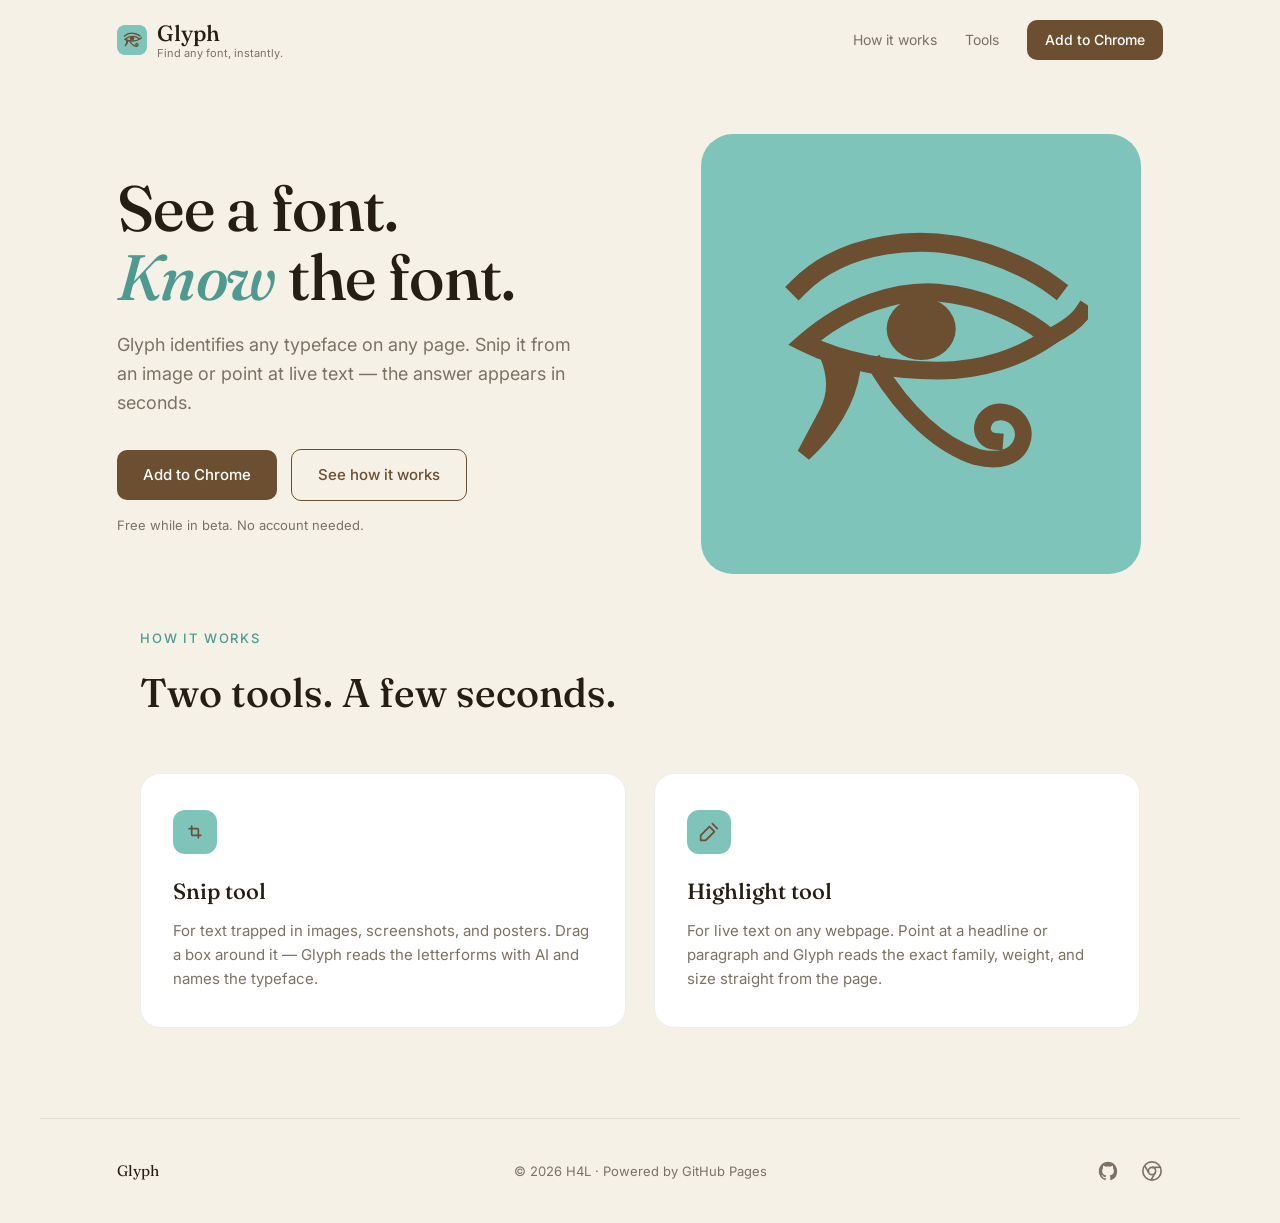
<file: docs/glyph-landing.html>
<!DOCTYPE html>
<html lang="en">
<head>
<meta charset="utf-8" />
<meta name="viewport" content="width=device-width, initial-scale=1" />
<title>Glyph — find any font, instantly</title>
<link rel="preconnect" href="https://fonts.googleapis.com">
<link rel="preconnect" href="https://fonts.gstatic.com" crossorigin>
<link href="https://fonts.googleapis.com/css2?family=Fraunces:opsz,wght@9..144,400;9..144,500;9..144,600&family=Inter:wght@400;500&family=Noto+Sans+Egyptian+Hieroglyphs&display=swap" rel="stylesheet">
<style>
:root {
  --turquoise: #7FC4BB;
  --turquoise-deep: #4E9A90;
  --bronze: #6B4F30;
  --bronze-dark: #4A3620;
  --sand: #F6F1E7;
  --ink: #241E15;
  --muted: #7A7264;
}
* { margin: 0; padding: 0; box-sizing: border-box; }
html { scroll-behavior: smooth; }
body {
  font-family: "Inter", -apple-system, sans-serif;
  background: var(--sand);
  color: var(--ink);
  font-size: 16px;
  line-height: 1.6;
  -webkit-font-smoothing: antialiased;
}
.display { font-family: "Fraunces", Georgia, serif; }

nav {
  display: flex;
  align-items: center;
  justify-content: space-between;
  padding: 20px 6vw;
  max-width: 1200px;
  margin: 0 auto;
}
.nav-brand { display: flex; align-items: center; gap: 10px; font-weight: 500; font-size: 22px; }
.brand-text { display: flex; flex-direction: column; line-height: 1.15; }
.brand-tag { font-size: 11px; color: var(--muted); font-weight: 400; font-family: "Inter", sans-serif; }

.wordmark { position: relative; display: inline-block; }
.latin-row, .hiero-row { display: inline-flex; }
.hiero-row {
  position: absolute;
  left: 0;
  top: 0;
  bottom: 0;
  justify-content: flex-start;
  align-items: center;
  gap: 0.28em;
  white-space: nowrap;
  font-family: "Noto Sans Egyptian Hieroglyphs", serif;
  font-size: 0.78em;
  color: var(--bronze);
}
.latin-row span { animation: toHiero 7s ease-in-out infinite; }
.hiero-row span { opacity: 0; animation: toLatin 7s ease-in-out infinite; }
.latin-row span:nth-child(1), .hiero-row span:nth-child(1) { animation-delay: 0s; }
.latin-row span:nth-child(2), .hiero-row span:nth-child(2) { animation-delay: 0.35s; }
.latin-row span:nth-child(3), .hiero-row span:nth-child(3) { animation-delay: 0.7s; }
.latin-row span:nth-child(4), .hiero-row span:nth-child(4) { animation-delay: 1.05s; }
.latin-row span:nth-child(5), .hiero-row span:nth-child(5) { animation-delay: 1.4s; }

@keyframes toHiero {
  0%, 38% { opacity: 1; }
  50%, 82% { opacity: 0; }
  94%, 100% { opacity: 1; }
}
@keyframes toLatin {
  0%, 38% { opacity: 0; }
  50%, 82% { opacity: 1; }
  94%, 100% { opacity: 0; }
}
@media (prefers-reduced-motion: reduce) {
  .latin-row span { animation: none; }
  .hiero-row span { animation: none; opacity: 0; }
}
.nav-tile {
  width: 30px; height: 30px; border-radius: 8px;
  background: var(--turquoise);
  display: flex; align-items: center; justify-content: center;
}
.nav-links { display: flex; gap: 28px; align-items: center; }
.nav-links a { color: var(--muted); text-decoration: none; font-size: 14px; }
.nav-links a:hover { color: var(--ink); }
.nav-links a.btn-primary { color: #fff; }
.nav-links a.btn-primary:hover { color: #fff; }

.hero {
  max-width: 1200px;
  margin: 0 auto;
  padding: 6vh 6vw 0;
  display: grid;
  grid-template-columns: 1fr 1fr;
  gap: 6vw;
  align-items: center;
}
.hero-eye {
  background: var(--turquoise);
  border-radius: 32px;
  aspect-ratio: 1;
  display: flex;
  align-items: center;
  justify-content: center;
  max-width: 440px;
  justify-self: center;
  width: 100%;
}
.hero-eye svg { width: 76%; height: auto; }

h1 {
  font-family: "Fraunces", Georgia, serif;
  font-size: clamp(40px, 5vw, 64px);
  font-weight: 500;
  line-height: 1.08;
  letter-spacing: -0.01em;
  margin-bottom: 20px;
}
h1 em { font-style: italic; color: var(--turquoise-deep); }
.hero-sub {
  font-size: 18px;
  color: var(--muted);
  max-width: 42ch;
  margin-bottom: 32px;
}
.cta-row { display: flex; gap: 14px; align-items: center; flex-wrap: wrap; }
.btn {
  display: inline-block;
  padding: 13px 26px;
  border-radius: 10px;
  text-decoration: none;
  font-size: 15px;
  font-weight: 500;
  transition: transform 0.12s ease;
}
.btn:active { transform: scale(0.98); }
.btn-primary { background: var(--bronze); color: #fff; }
.btn-primary:hover { background: var(--bronze-dark); }
.btn-ghost { color: var(--bronze); border: 1.5px solid var(--bronze); }
.btn-ghost:hover { background: rgba(107, 79, 48, 0.06); }
.hero-note { font-size: 13px; color: var(--muted); margin-top: 14px; }

.how {
  padding: 6vh 6vw 10vh;
}
.how-inner { max-width: 1000px; margin: 0 auto; }
.eyebrow {
  font-size: 13px;
  letter-spacing: 0.14em;
  text-transform: uppercase;
  color: var(--turquoise-deep);
  font-weight: 500;
  margin-bottom: 12px;
}
h2 {
  font-family: "Fraunces", Georgia, serif;
  font-size: clamp(28px, 3.2vw, 40px);
  font-weight: 500;
  margin-bottom: 48px;
}
.steps {
  display: grid;
  grid-template-columns: repeat(auto-fit, minmax(240px, 1fr));
  gap: 40px;
}
.step-mark {
  font-family: "Fraunces", Georgia, serif;
  font-size: 15px;
  color: var(--bronze);
  border: 1.5px solid var(--bronze);
  width: 34px; height: 34px;
  border-radius: 50%;
  display: flex; align-items: center; justify-content: center;
  margin-bottom: 16px;
}
.step h3 { font-size: 17px; font-weight: 500; margin-bottom: 8px; }
.step p { font-size: 15px; color: var(--muted); }

.split {
  display: grid;
  grid-template-columns: repeat(auto-fit, minmax(280px, 1fr));
  gap: 28px;
}
.tool-card {
  background: #fff;
  border-radius: 20px;
  padding: 36px 32px;
  border: 0.5px solid rgba(36, 30, 21, 0.08);
}
.tool-card .icon {
  width: 44px; height: 44px;
  border-radius: 12px;
  background: var(--turquoise);
  display: flex; align-items: center; justify-content: center;
  margin-bottom: 20px;
}
.tool-card h3 {
  font-family: "Fraunces", Georgia, serif;
  font-size: 22px;
  font-weight: 500;
  margin-bottom: 10px;
}
.tool-card p { font-size: 15px; color: var(--muted); }

footer {
  border-top: 0.5px solid rgba(36, 30, 21, 0.1);
  padding: 40px 6vw;
  display: grid;
  grid-template-columns: 1fr auto 1fr;
  align-items: center;
  max-width: 1200px;
  margin: 0 auto;
  font-size: 13px;
  color: var(--muted);
}
footer > span:nth-child(2) { text-align: center; }
footer .footer-links { justify-self: end; }
footer .display { font-size: 15px; color: var(--ink); }
.footer-links { display: flex; gap: 22px; }
.footer-link {
  display: inline-flex;
  align-items: center;
  gap: 7px;
  color: var(--muted);
  text-decoration: none;
  font-size: 13px;
}
.footer-link:hover { color: var(--ink); }

@media (max-width: 760px) {
  .hero { grid-template-columns: 1fr; padding-top: 4vh; }
  .hero-eye { max-width: 300px; order: -1; }
  .nav-links a:not(.btn) { display: none; }
}
@media (prefers-reduced-motion: reduce) {
  html { scroll-behavior: auto; }
  .btn { transition: none; }
}
</style>
</head>
<body>

<nav>
  <div class="nav-brand">
    <span class="nav-tile" aria-hidden="true">
      <svg width="20" height="20" viewBox="0 0 60 52" fill="none">
        <path d="M8 14 C16 6 30 4 42 8 C48 10 52 12.5 54 14" stroke="#6B4F30" stroke-width="4" stroke-linecap="square" fill="none"/>
        <path d="M9 24 C17 17 26 14.5 33 15 C41 15.7 48 19 53 23 C48 26.5 41 29 33 29 C25 29 16 27.5 9 24 Z" stroke="#6B4F30" stroke-width="3.8" stroke-linejoin="miter" fill="none"/>
        <ellipse cx="30" cy="21.5" rx="6.6" ry="6" fill="#6B4F30"/>
        <path d="M53 23 C56 21.5 58 20 59 18.5" stroke="#6B4F30" stroke-width="3.6" stroke-linecap="square" fill="none"/>
        <path d="M13 26 C14.5 29.5 14.8 33 13 36.5 L9 44 C13.5 40 17 34.5 17.8 28.8" stroke="#6B4F30" stroke-width="3.2" stroke-linejoin="miter" fill="#6B4F30"/>
        <path d="M22 28.2 C27 36.5 33.5 42.5 40 44.5 C44 45.5 47 44.5 48 42 C49 39.5 47.5 37 45 36.5 C43 36.1 41.3 37.2 41 39 C40.8 40.4 41.8 41.6 43.2 41.7" stroke="#6B4F30" stroke-width="3.6" stroke-linecap="square" fill="none"/>
      </svg>
    </span>
    <span class="brand-text">
      <span class="display wordmark" aria-label="Glyph">
        <span class="latin-row" aria-hidden="true"><span>G</span><span>l</span><span>y</span><span>p</span><span>h</span></span>
        <span class="hiero-row" aria-hidden="true"><span>&#x133BC;</span><span>&#x130ED;</span><span>&#x131CC;</span><span>&#x132AA;</span><span>&#x13254;</span></span>
      </span>
      <span class="brand-tag">Find any font, instantly.</span>
    </span>
  </div>
  <div class="nav-links">
    <a href="#how">How it works</a>
    <a href="#tools">Tools</a>
    <a href="#install" class="btn btn-primary" style="padding: 9px 18px;">Add to Chrome</a>
  </div>
</nav>

<header class="hero">
  <div>
    <h1>See a font.<br /><em>Know</em> the font.</h1>
    <p class="hero-sub">Glyph identifies any typeface on any page. Snip it from an image or point at live text — the answer appears in seconds.</p>
    <div class="cta-row" id="install">
      <a class="btn btn-primary" href="#">Add to Chrome</a>
      <a class="btn btn-ghost" href="#how">See how it works</a>
    </div>
    <p class="hero-note">Free while in beta. No account needed.</p>
  </div>
  <div class="hero-eye" aria-hidden="true">
    <svg viewBox="0 0 60 52" fill="none">
      <path d="M8 14 C16 6 30 4 42 8 C48 10 52 12.5 54 14" stroke="#6B4F30" stroke-width="3.4" stroke-linecap="square" fill="none"/>
      <path d="M9 24 C17 17 26 14.5 33 15 C41 15.7 48 19 53 23 C48 26.5 41 29 33 29 C25 29 16 27.5 9 24 Z" stroke="#6B4F30" stroke-width="3.2" stroke-linejoin="miter" fill="none"/>
      <ellipse cx="30" cy="21.5" rx="6.2" ry="5.6" fill="#6B4F30"/>
      <path d="M53 23 C56 21.5 58 20 59 18.5" stroke="#6B4F30" stroke-width="3" stroke-linecap="square" fill="none"/>
      <path d="M13 26 C14.5 29.5 14.8 33 13 36.5 L9 44 C13.5 40 17 34.5 17.8 28.8" stroke="#6B4F30" stroke-width="2.6" stroke-linejoin="miter" fill="#6B4F30"/>
      <path d="M22 28.2 C27 36.5 33.5 42.5 40 44.5 C44 45.5 47 44.5 48 42 C49 39.5 47.5 37 45 36.5 C43 36.1 41.3 37.2 41 39 C40.8 40.4 41.8 41.6 43.2 41.7" stroke="#6B4F30" stroke-width="3" stroke-linecap="square" fill="none"/>
    </svg>
  </div>
</header>

<section class="how" id="how">
  <div class="how-inner">
    <p class="eyebrow">How it works</p>
    <h2>Two tools. A few seconds.</h2>
    <div class="split" id="tools">
      <div class="tool-card">
        <div class="icon" aria-hidden="true">
          <svg width="20" height="20" viewBox="0 0 24 24" fill="none" stroke="#6B4F30" stroke-width="2" stroke-linecap="round" stroke-linejoin="round">
            <path d="M8 5v10a1 1 0 0 0 1 1h10"/><path d="M5 8h10a1 1 0 0 1 1 1v10"/>
          </svg>
        </div>
        <h3>Snip tool</h3>
        <p>For text trapped in images, screenshots, and posters. Drag a box around it — Glyph reads the letterforms with AI and names the typeface.</p>
      </div>
      <div class="tool-card">
        <div class="icon" aria-hidden="true">
          <svg width="20" height="20" viewBox="0 0 24 24" fill="none" stroke="#6B4F30" stroke-width="2" stroke-linecap="round" stroke-linejoin="round">
            <path d="M12.5 5.5 18.5 11.5 8 22H2v-6z"/><path d="M16 2l6 6"/>
          </svg>
        </div>
        <h3>Highlight tool</h3>
        <p>For live text on any webpage. Point at a headline or paragraph and Glyph reads the exact family, weight, and size straight from the page.</p>
      </div>
    </div>
  </div>
</section>

<footer>
  <span class="display">Glyph</span>
  <span>&copy; 2026 H4L &middot; Powered by GitHub Pages</span>
  <div class="footer-links">
    <a href="#" class="footer-link" aria-label="GitHub repository">
      <svg width="22" height="22" viewBox="0 0 24 24" fill="currentColor" aria-hidden="true"><path d="M12 2C6.48 2 2 6.58 2 12.25c0 4.53 2.87 8.37 6.84 9.73.5.09.68-.22.68-.49 0-.24-.01-.88-.01-1.73-2.78.62-3.37-1.37-3.37-1.37-.45-1.18-1.11-1.5-1.11-1.5-.91-.63.07-.62.07-.62 1 .07 1.53 1.06 1.53 1.06.89 1.57 2.34 1.11 2.91.85.09-.66.35-1.11.63-1.37-2.22-.26-4.56-1.14-4.56-5.07 0-1.12.39-2.03 1.03-2.75-.1-.26-.45-1.3.1-2.71 0 0 .84-.28 2.75 1.05a9.34 9.34 0 0 1 5 0c1.91-1.33 2.75-1.05 2.75-1.05.55 1.41.2 2.45.1 2.71.64.72 1.03 1.63 1.03 2.75 0 3.94-2.34 4.8-4.57 5.06.36.32.68.94.68 1.9 0 1.37-.01 2.47-.01 2.81 0 .27.18.59.69.49A10.05 10.05 0 0 0 22 12.25C22 6.58 17.52 2 12 2Z"/></svg>
    </a>
    <a href="#" class="footer-link" aria-label="Chrome Web Store">
      <svg width="22" height="22" viewBox="0 0 24 24" fill="none" stroke="currentColor" stroke-width="1.8" aria-hidden="true"><circle cx="12" cy="12" r="10"/><circle cx="12" cy="12" r="4"/><path d="M21.17 8H12"/><path d="M3.95 6.06 8.54 14"/><path d="M10.88 21.94 15.46 14"/></svg>
    </a>
  </div>
</footer>

</body>
</html>
</file>
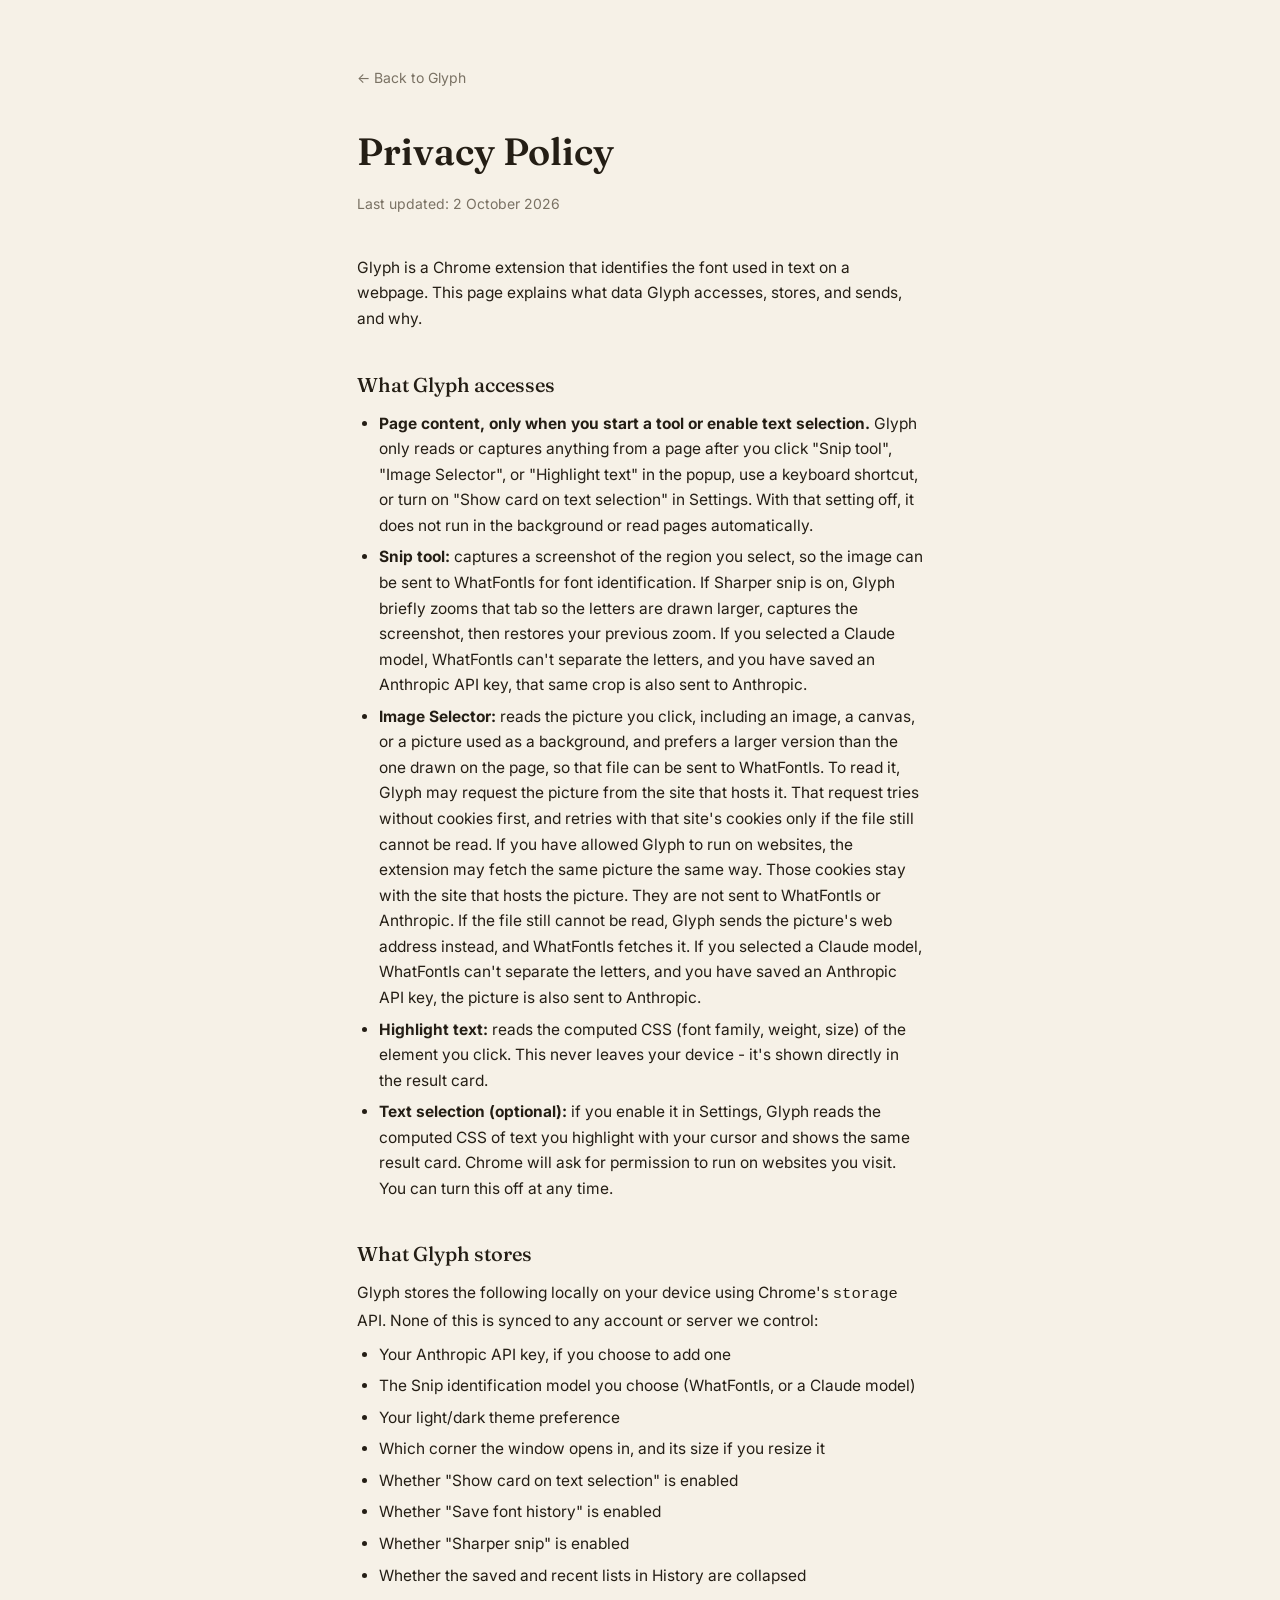
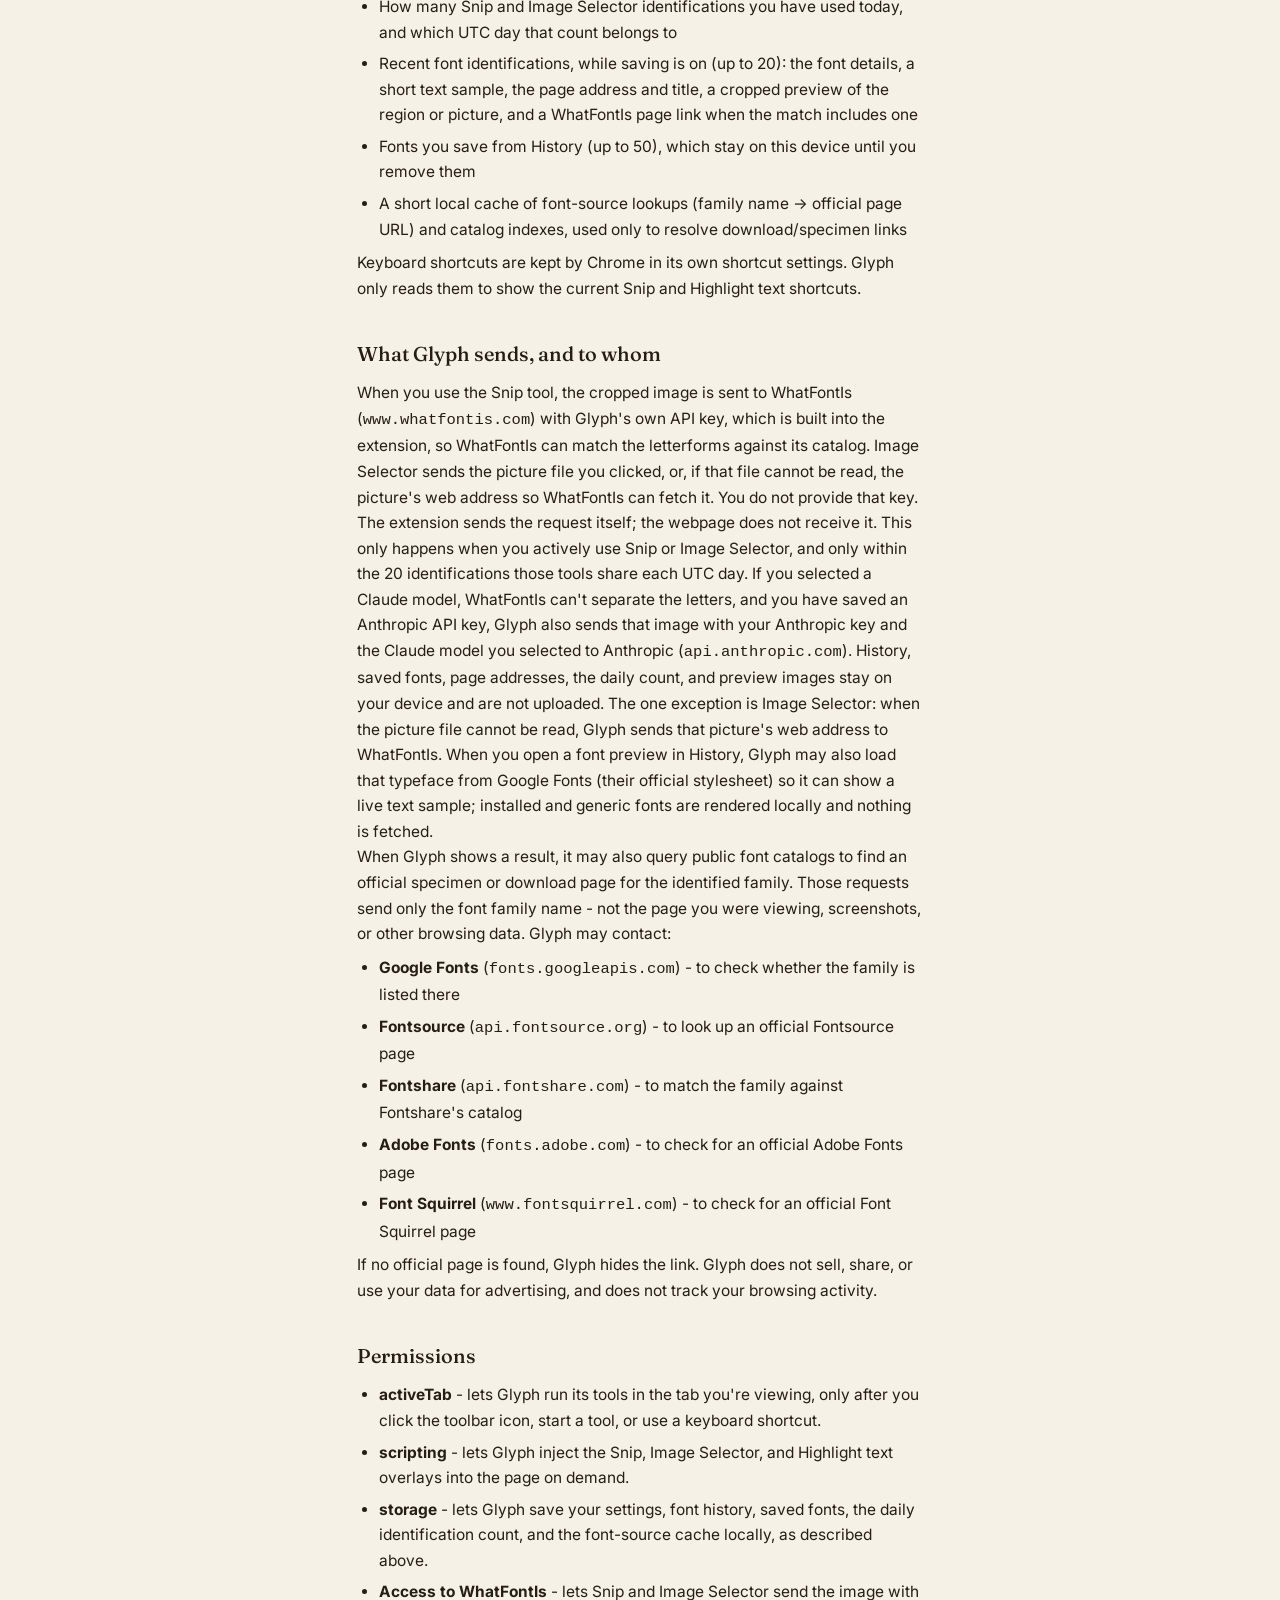
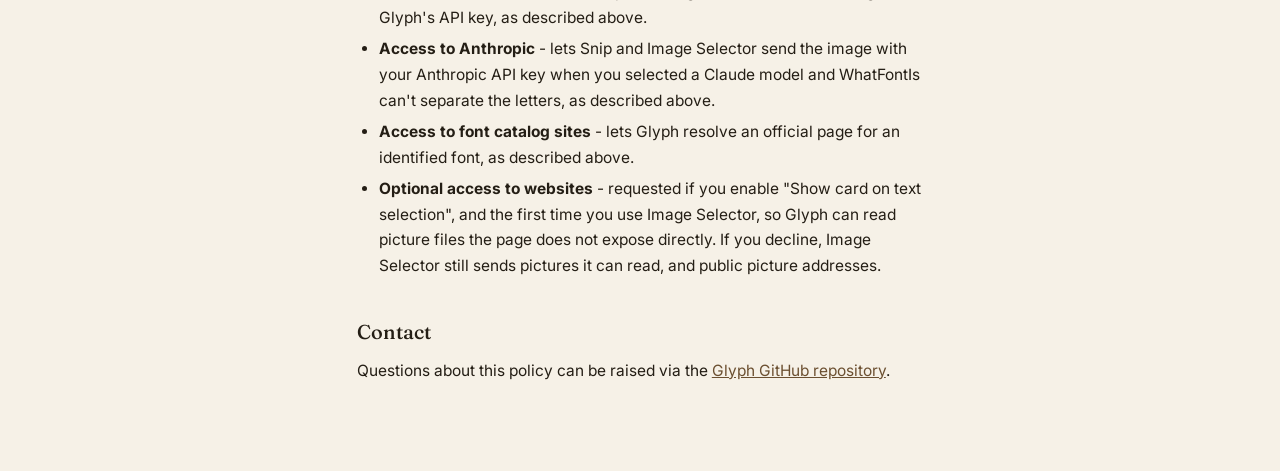
<file: docs/privacy.html>
<!DOCTYPE html>
<html lang="en">
<head>
<meta charset="utf-8" />
<link rel="canonical" href="privacy/" />
<meta http-equiv="refresh" content="0; url=privacy/" />
<title>Glyph - Privacy Policy</title>
<script>location.replace("privacy/");</script>
</head>
<body>
<p><a href="privacy/">Privacy Policy</a></p>
</body>
</html>
</file>
<file: content.css>
.glyph-overlay {
  position: fixed;
  inset: 0;
  z-index: 2147483646;
  cursor: crosshair;
  background: rgba(0, 0, 0, 0.12);
}

.glyph-overlay--hold {
  background: rgba(239, 228, 207, 0.97);
  cursor: progress;
}

.glyph-overlay--hold.glyph-overlay--dark {
  background: rgba(31, 31, 29, 0.97);
}

.glyph-overlay--hold::before {
  content: "Zooming in for a clearer capture…";
  position: absolute;
  left: 50%;
  top: 28px;
  transform: translateX(-50%);
  padding: 8px 12px;
  border-radius: 999px;
  background: #1a1a18;
  color: #efe4cf;
  font: 13px/1.3 -apple-system, BlinkMacSystemFont, "Segoe UI", Roboto, sans-serif;
  white-space: nowrap;
  pointer-events: none;
}

.glyph-overlay--hold.glyph-overlay--dark::before {
  background: #efe4cf;
  color: #1a1a18;
}

.glyph-box {
  position: fixed;
  border: 1.5px solid #7FC4BB;
  background: rgba(127, 196, 187, 0.12);
  z-index: 2147483647;
  pointer-events: none;
  border-radius: 6px;
}

.glyph-hl-outline {
  position: fixed;
  border: 1.5px solid #7FC4BB;
  background: rgba(127, 196, 187, 0.08);
  z-index: 2147483646;
  pointer-events: none;
  border-radius: 6px;
}

/* Result card: matches the popup's light (cream) and dark palettes. */
.glyph-card {
  position: fixed;
  z-index: 2147483647;
  background: #efe4cf;
  color: #1a1a18;
  border: 0.5px solid rgba(0, 0, 0, 0.1);
  border-radius: 10px;
  box-shadow: 0 8px 24px rgba(0, 0, 0, 0.12);
  padding: 12px 36px 12px 14px;
  font: 13px/1.4 -apple-system, BlinkMacSystemFont, "Segoe UI", Roboto, sans-serif;
  max-width: 260px;
  overflow: visible;
}
.glyph-card--has-gfonts,
.glyph-card--has-css {
  padding-right: 56px;
}
.glyph-card--has-gfonts.glyph-card--has-css {
  padding-right: 78px;
}

.glyph-card--dark {
  background: #1f1f1d;
  color: #ececea;
  border-color: rgba(255, 255, 255, 0.1);
  box-shadow: 0 8px 24px rgba(0, 0, 0, 0.4);
}
.glyph-card--dark .glyph-swatch { border-color: rgba(255, 255, 255, 0.2); }
.glyph-card--dark .glyph-card-close,
.glyph-card--dark .glyph-card-gfonts,
.glyph-card--dark .glyph-card-css { color: #7c7c76; }
.glyph-card--dark .glyph-card-close:hover { background: rgba(255, 255, 255, 0.06); color: #ececea; }
.glyph-card--dark .glyph-card-gfonts:hover,
.glyph-card--dark .glyph-card-gfonts:focus-visible,
.glyph-card--dark .glyph-card-css:hover,
.glyph-card--dark .glyph-card-css:focus-visible {
  background: #7FC4BB;
  color: #1a1a18 !important;
}
.glyph-card--dark .glyph-prop:hover { background: rgba(127, 196, 187, 0.16); }
.glyph-card--dark .glyph-card-copy {
  background: #2a2a27;
  color: #ececea;
  box-shadow: 0 4px 12px rgba(0, 0, 0, 0.4);
  border-color: rgba(255, 255, 255, 0.1);
}
.glyph-card--dark .glyph-card-copy:hover,
.glyph-card--dark .glyph-card-copy--done {
  background: #7FC4BB;
  color: #1a1a18;
}

.glyph-swatch {
  display: inline-block;
  width: 11px;
  height: 11px;
  margin-left: 6px;
  border-radius: 3px;
  border: 1px solid rgba(0, 0, 0, 0.15);
  vertical-align: -1px;
}

.glyph-card-tools {
  position: absolute;
  top: 0;
  right: 6px;
  bottom: 0;
  z-index: 3;
  display: flex;
  align-items: center;
  gap: 2px;
}
.glyph-card-tools > .glyph-card-close,
.glyph-card-tools > .glyph-card-gfonts,
.glyph-card-tools > .glyph-card-css {
  all: unset;
  box-sizing: border-box !important;
  position: static !important;
  display: flex !important;
  visibility: visible !important;
  opacity: 1 !important;
  width: 20px !important;
  height: 20px !important;
  min-width: 20px !important;
  min-height: 20px !important;
  max-width: 20px !important;
  max-height: 20px !important;
  margin: 0 !important;
  padding: 0 !important;
  align-items: center;
  justify-content: center;
  flex: 0 0 20px;
  border-radius: 4px;
  color: #9a9a94;
  cursor: pointer;
  line-height: 1;
  overflow: visible !important;
}
.glyph-card-tools > .glyph-card-css { order: 1; }
.glyph-card-tools > .glyph-card-gfonts { order: 2; text-decoration: none; }
.glyph-card-tools > .glyph-card-gfonts--none {
  cursor: default;
  pointer-events: none;
}
.glyph-card-tools > .glyph-card-close { order: 3; font-size: 15px; }
.glyph-card--dark .glyph-card-tools > .glyph-card-close,
.glyph-card--dark .glyph-card-tools > .glyph-card-gfonts,
.glyph-card--dark .glyph-card-tools > .glyph-card-css { color: #7c7c76 !important; }
.glyph-card-close:hover {
  background: rgba(0, 0, 0, 0.05);
  color: #1a1a18 !important;
}
.glyph-card-gfonts:hover,
.glyph-card-gfonts:focus-visible,
.glyph-card-css:hover,
.glyph-card-css:focus-visible {
  background: rgba(127, 196, 187, 0.28);
  color: #1a1a18 !important;
}
.glyph-card-gfonts:focus-visible,
.glyph-card-css:focus-visible { outline: 2px solid #7FC4BB; outline-offset: 1px; }
.glyph-card-gfonts svg,
.glyph-card-css svg {
  display: block !important;
  width: 12px !important;
  height: 12px !important;
  flex: none;
  visibility: visible !important;
  opacity: 1 !important;
  overflow: visible !important;
}
.glyph-card-css--done,
.glyph-card-css--done:hover,
.glyph-card-css--done:focus-visible,
.glyph-card--dark .glyph-card-css--done,
.glyph-card--dark .glyph-card-css--done:hover,
.glyph-card--dark .glyph-card-css--done:focus-visible {
  background: #7FC4BB;
  color: #1a1a18;
}

.glyph-prop {
  position: relative;
  display: inline-block;
  vertical-align: baseline;
  border-radius: 3px;
  padding: 0 1px;
  margin: 0 -1px;
  cursor: pointer;
  user-select: none;
}
.glyph-prop:hover { background: rgba(127, 196, 187, 0.22); }

.glyph-style-marks {
  display: inline-flex;
  align-items: center;
  gap: 3px;
  margin-left: 6px;
  vertical-align: 1px;
  pointer-events: none;
}
.glyph-style-mark {
  display: inline-block;
  min-width: 14px;
  font-size: 10px;
  font-weight: 700;
  line-height: 1.2;
  text-align: center;
  padding: 2px 5px;
  border-radius: 4px;
  background: rgba(107, 79, 48, 0.1);
  color: #6B4F30;
  user-select: none;
  cursor: default;
  pointer-events: none;
}
.glyph-style-mark--italic { font-style: italic; font-weight: 600; }
.glyph-style-mark--underline {
  font-weight: 600;
  text-decoration: underline;
  text-underline-offset: 1px;
}
.glyph-card--dark .glyph-style-mark {
  background: rgba(127, 196, 187, 0.16);
  color: #7FC4BB;
}

.glyph-card-copy {
  all: unset;
  box-sizing: border-box;
  position: absolute;
  left: 50%;
  bottom: calc(100% + 4px);
  transform: translateX(-50%);
  width: 22px;
  height: 22px;
  display: flex;
  align-items: center;
  justify-content: center;
  border-radius: 6px;
  background: #efe4cf;
  color: #1a1a18;
  border: 0.5px solid rgba(0, 0, 0, 0.1);
  box-shadow: 0 4px 12px rgba(0, 0, 0, 0.14);
  cursor: pointer;
  opacity: 0;
  pointer-events: none;
  z-index: 2;
  transition: opacity 0.12s ease;
}
.glyph-card-copy::after {
  content: "";
  position: absolute;
  left: 0;
  right: 0;
  top: 100%;
  height: 8px;
}
.glyph-prop:hover .glyph-card-copy,
.glyph-card-copy:focus-visible {
  opacity: 1;
  pointer-events: auto;
}
.glyph-card-copy:hover,
.glyph-card-copy--done {
  background: #7FC4BB;
  color: #1a1a18;
}
.glyph-card-copy:focus-visible { outline: 2px solid #7FC4BB; outline-offset: 1px; }
.glyph-card-copy svg { display: block; }

.glyph-card--copy-below .glyph-card-copy {
  bottom: auto;
  top: calc(100% + 4px);
}
.glyph-card--copy-below .glyph-card-copy::after {
  top: auto;
  bottom: 100%;
}

/* ---------- Custom cursors ----------
   32px SVGs embedded inline so nothing needs to be web-accessible.
   Snip: Eye of Horus crosshair, hotspot at the pupil.
   Highlight: brush, hotspot at the tip of the bristles. Keyword fallbacks follow. */
.glyph-overlay {
  cursor: url("data:image/svg+xml;charset=utf-8,%3Csvg xmlns=%22http://www.w3.org/2000/svg%22 width=%2232%22 height=%2232%22 viewBox=%220 0 32 32%22%3E %3Cg fill=%22none%22 stroke=%22%23FFFFFF%22 stroke-opacity=%220.9%22 stroke-width=%223%22 stroke-linecap=%22round%22%3E %3Cpath d=%22M16 4v4.5M16 23.5v4.5M1.5 16h3M27.5 16h3%22/%3E %3Cpath d=%22M8 16C11.5 11 20.5 11 24 16C20.5 21 11.5 21 8 16Z%22/%3E %3C/g%3E %3Cpath d=%22M16 4v4.5M16 23.5v4.5M1.5 16h3M27.5 16h3%22 fill=%22none%22 stroke=%22%237FC4BB%22 stroke-width=%221.4%22 stroke-linecap=%22round%22/%3E %3Cpath d=%22M8 16C11.5 11 20.5 11 24 16C20.5 21 11.5 21 8 16Z%22 fill=%22none%22 stroke=%22%236B4F30%22 stroke-width=%221.4%22 stroke-linejoin=%22round%22/%3E %3Ccircle cx=%2216%22 cy=%2216%22 r=%222.6%22 fill=%22%236B4F30%22/%3E %3Ccircle cx=%2216%22 cy=%2216%22 r=%221%22 fill=%22%237FC4BB%22/%3E %3C/svg%3E") 16 16, crosshair;
}
html.glyph-hl-mode,
html.glyph-hl-mode * {
  cursor: url("data:image/svg+xml;charset=utf-8,%3Csvg xmlns=%22http://www.w3.org/2000/svg%22 width=%2232%22 height=%2232%22 viewBox=%220 0 32 32%22%3E %3Cg transform=%22translate%2816 16%29 rotate%2845%29%22%3E %3Cg stroke=%22%23FFFFFF%22 stroke-opacity=%220.9%22 stroke-width=%222.6%22 stroke-linejoin=%22round%22 fill=%22%23FFFFFF%22%3E %3Cpath d=%22M-1.6 -19h3.2v16h-3.2z%22/%3E%3Cpath d=%22M-2.2 -3.5h4.4v4h-4.4z%22/%3E%3Cpath d=%22M-2.2 0.5C-3 6 -1.5 13 0 19C1.5 13 3 6 2.2 0.5Z%22/%3E %3C/g%3E %3Cpath d=%22M-1.6 -19h3.2v16h-3.2z%22 fill=%22%236B4F30%22/%3E %3Cpath d=%22M-2.2 -3.5h4.4v4h-4.4z%22 fill=%22%23EFE4CF%22 stroke=%22%236B4F30%22 stroke-width=%220.8%22/%3E %3Cpath d=%22M-2.2 0.5C-3 6 -1.5 13 0 19C1.5 13 3 6 2.2 0.5Z%22 fill=%22%237FC4BB%22 stroke=%22%236B4F30%22 stroke-width=%220.8%22 stroke-linejoin=%22round%22/%3E %3Cpath d=%22M0 3v11%22 stroke=%22%236B4F30%22 stroke-opacity=%220.35%22 stroke-width=%220.6%22 stroke-linecap=%22round%22/%3E %3C/g%3E %3C/svg%3E") 3 29, crosshair !important;
}
html.glyph-hl-mode .glyph-card,
html.glyph-hl-mode .glyph-card * {
  cursor: default !important;
}
html.glyph-hl-mode .glyph-prop,
html.glyph-hl-mode .glyph-card-copy,
html.glyph-hl-mode .glyph-card-close,
html.glyph-hl-mode .glyph-card-gfonts,
html.glyph-hl-mode .glyph-card-css {
  cursor: pointer !important;
}
html.glyph-img-mode,
html.glyph-img-mode * {
  cursor: pointer !important;
}
html.glyph-img-mode .glyph-card,
html.glyph-img-mode .glyph-card * {
  cursor: default !important;
}
html.glyph-img-mode .glyph-prop,
html.glyph-img-mode .glyph-card-copy,
html.glyph-img-mode .glyph-card-close,
html.glyph-img-mode .glyph-card-gfonts,
html.glyph-img-mode .glyph-card-css {
  cursor: pointer !important;
}
html.glyph-img-mode .glyph-card-gfonts--none {
  cursor: default !important;
}

.glyph-img-hint {
  position: fixed;
  z-index: 2147483647;
  left: 50%;
  top: 16px;
  transform: translateX(-50%);
  padding: 8px 12px;
  border-radius: 999px;
  background: #1a1a18;
  color: #efe4cf;
  font: 13px/1.3 -apple-system, BlinkMacSystemFont, "Segoe UI", Roboto, sans-serif;
  white-space: nowrap;
  pointer-events: none;
}

.glyph-img-hint--dark {
  background: #efe4cf;
  color: #1a1a18;
}

html.glyph-hl-mode .glyph-card-gfonts--none {
  cursor: default !important;
}
</file>
<file: popup.css>
:root {
  --turquoise: #7FC4BB;
  --bronze: #6B4F30;
  --text: #1a1a18;
  --text-secondary: #6b6b66;
  --text-muted: #9a9a94;
  --border: rgba(0, 0, 0, 0.09);
  --hover: rgba(0, 0, 0, 0.045);
  --bg: #efe4cf;
  --hiero: var(--bronze);
  --ui-scale: 1;
}

@media (prefers-color-scheme: dark) {
  :root:not([data-theme="light"]) {
    --text: #ececea;
    --text-secondary: #a6a6a0;
    --text-muted: #7c7c76;
    --border: rgba(255, 255, 255, 0.1);
    --hover: rgba(255, 255, 255, 0.06);
    --bg: #1f1f1d;
    --hiero: #f4f1ea;
  }
}

:root[data-theme="dark"] {
  --text: #ececea;
  --text-secondary: #a6a6a0;
  --text-muted: #7c7c76;
  --border: rgba(255, 255, 255, 0.1);
  --hover: rgba(255, 255, 255, 0.06);
  --bg: #1f1f1d;
  --hiero: #f4f1ea;
}

* { margin: 0; padding: 0; box-sizing: border-box; }

/* Chrome draws the popup frame itself, so the page is left transparent and
   the UI lives in a rounded card. If the browser already clips the popup to
   rounded corners, the card simply sits flush inside it. */
html, body { background: transparent; }

body {
  width: 260px;
  color: var(--text);
  font-family: -apple-system, BlinkMacSystemFont, "Segoe UI", Roboto, sans-serif;
  font-size: 14px;
  -webkit-font-smoothing: antialiased;
}

.popup {
  position: relative;
  background: var(--bg);
  border-radius: 12px;
  overflow: hidden;
}

/* Inside the in-page panel (panel.js) the frame decides the width, and once
   the user has resized the panel the card stretches to fill its height.
   Menu buttons grow with that extra space but never shrink below default.
   --grip-size matches the resize grip in panel.js. That control sits on the
   free corner, so the card keeps a matching inset that does not scroll away. */
html[data-panel] {
  --grip-size: 22px;
}
html[data-panel] body { width: auto; }
html[data-panel]:not([data-panel-fill]):not([data-grip="top"]) .menu {
  padding-bottom: max(calc(6px * var(--ui-scale)), var(--grip-size));
}
html[data-panel][data-grip="top"] .header {
  padding-top: calc(12px + var(--grip-size));
}
html[data-panel-fill], html[data-panel-fill] body { height: 100%; }
html[data-panel-fill] .popup {
  height: 100%;
  min-height: 100%;
  display: flex;
  flex-direction: column;
  overflow: hidden;
}
html[data-panel-fill]:not([data-grip="top"]) .popup {
  padding-bottom: var(--grip-size);
}
html[data-panel-fill] .header { flex-shrink: 0; }
html[data-panel-fill] .menu:not(.hidden),
html[data-panel-fill] .settings:not(.hidden),
html[data-panel-fill] .history:not(.hidden) {
  flex: 1 1 auto;
  min-height: 0;
  display: flex;
  flex-direction: column;
  overflow-x: hidden;
  overflow-y: auto;
}
html[data-panel-fill] .menu .item,
html[data-panel-fill] .menu-row {
  flex: 1 0 auto;
}
html[data-panel-fill] .menu-row .item-square {
  flex: 0 0 auto;
  align-self: stretch;
  width: auto;
  height: auto;
  aspect-ratio: 1 / 1;
}
html[data-panel-fill] .menu .divider { flex: 0 0 auto; }
html[data-panel-fill] .hidden { display: none; }
html[data-panel-fill] .menu:has(.ai-menu:not(.hidden)) { overflow: visible; }

/* Settings and history keep the menu's window and scroll inside it. */
html[data-panel-scroll],
html[data-panel-scroll] body {
  height: 100%;
  overflow: hidden;
}
html[data-panel-scroll] .popup {
  height: 100%;
  min-height: 0;
  display: flex;
  flex-direction: column;
  overflow: hidden;
}
html[data-panel-scroll]:not([data-grip="top"]) .popup {
  padding-bottom: var(--grip-size);
}
html[data-panel-scroll] .header { flex-shrink: 0; }
html[data-panel-scroll] .settings:not(.hidden),
html[data-panel-scroll] .history:not(.hidden) {
  flex: 1 1 auto;
  min-height: 0;
  overflow-x: hidden;
  overflow-y: auto;
}

.header {
  display: flex;
  align-items: center;
  gap: 8px;
  padding: 12px 16px;
  border-bottom: 0.5px solid var(--border);
}

.header-spacer { flex: 1; }

.theme-toggle {
  display: flex;
  align-items: center;
  justify-content: center;
  width: 26px;
  height: 26px;
  border: none;
  border-radius: 6px;
  background: transparent;
  color: var(--text-secondary);
  cursor: pointer;
  flex-shrink: 0;
}
.theme-toggle:hover { background: var(--hover); color: var(--text); }
.theme-toggle:focus-visible { outline: 2px solid var(--turquoise); outline-offset: -2px; }
.theme-toggle svg { width: 16px; height: 16px; }
.theme-toggle .icon-moon { display: none; }
:root[data-theme="dark"] .theme-toggle .icon-sun { display: none; }
:root[data-theme="dark"] .theme-toggle .icon-moon { display: block; }

.logo-tile {
  width: 24px;
  height: 24px;
  border-radius: 6px;
  background: var(--turquoise);
  display: flex;
  align-items: center;
  justify-content: center;
}

.wordmark {
  position: relative;
  display: inline-block;
  width: 4.3em;
  font-family: "Fraunces", Georgia, serif;
  font-weight: 500;
  font-size: 17px;
  line-height: 1;
}
.latin-row, .hiero-row {
  display: grid;
  grid-template-columns: repeat(5, 1fr);
  width: 100%;
  align-items: center;
  justify-items: center;
}
.hiero-row {
  position: absolute;
  left: 0;
  top: 50%;
  transform: translateY(-50%);
  font-family: "Noto Sans Egyptian Hieroglyphs", serif;
  font-size: 0.56em;
  color: var(--hiero);
}
.latin-row span { animation: toHiero 14.88s linear infinite; }
.hiero-row span { opacity: 0; animation: toLatin 14.88s linear infinite; }
.latin-row span:nth-child(1), .hiero-row span:nth-child(1) { animation-delay: 0s; }
.latin-row span:nth-child(2), .hiero-row span:nth-child(2) { animation-delay: 0.35s; }
.latin-row span:nth-child(3), .hiero-row span:nth-child(3) { animation-delay: 0.7s; }
.latin-row span:nth-child(4), .hiero-row span:nth-child(4) { animation-delay: 1.05s; }
.latin-row span:nth-child(5), .hiero-row span:nth-child(5) { animation-delay: 1.4s; }

@keyframes toHiero {
  0%, 46.84% { opacity: 1; }
  60.28%, 86.56% { opacity: 0; }
  100% { opacity: 1; }
}
@keyframes toLatin {
  0%, 46.84% { opacity: 0; }
  60.28%, 86.56% { opacity: 1; }
  100% { opacity: 0; }
}
@media (prefers-reduced-motion: reduce) {
  .latin-row span { animation: none; }
  .hiero-row span { animation: none; opacity: 0; }
}

.menu { padding: calc(6px * var(--ui-scale)); }

.item {
  display: flex;
  align-items: center;
  gap: calc(10px * var(--ui-scale));
  width: 100%;
  padding: calc(10px * var(--ui-scale));
  border: none;
  background: transparent;
  border-radius: calc(8px * var(--ui-scale));
  cursor: pointer;
  text-align: left;
  color: var(--text);
  font-family: inherit;
  font-size: calc(14px * var(--ui-scale));
}

.item:hover { background: var(--hover); }
.item:focus-visible { outline: 2px solid var(--turquoise); outline-offset: -2px; }

.item-icon {
  width: calc(18px * var(--ui-scale));
  height: calc(18px * var(--ui-scale));
  flex-shrink: 0;
  color: var(--text-secondary);
}

.item-text { display: flex; flex-direction: column; gap: calc(1px * var(--ui-scale)); }
.item-title-row { display: flex; align-items: center; gap: calc(6px * var(--ui-scale)); }
.item-title { font-size: calc(14px * var(--ui-scale)); font-family: "Fraunces", Georgia, serif; }

.feature-row {
  position: relative;
}
.feature-row:hover,
.feature-row:focus-within,
.feature-row:has(.ai-menu:not(.hidden)) {
  z-index: 5;
}
.feature-row > .item {
  padding-right: calc(36px * var(--ui-scale));
}
.feature-hit {
  position: absolute;
  inset: 0;
  z-index: 0;
  border: none;
  background: transparent;
  border-radius: inherit;
  cursor: pointer;
  padding: 0;
}
.feature-hit:focus-visible { outline: 2px solid var(--turquoise); outline-offset: -2px; }
.item:has(.feature-hit) .item-icon,
.item:has(.feature-hit) .item-text {
  position: relative;
  z-index: 1;
  pointer-events: none;
}
.item:has(.feature-hit:disabled),
.item:has(.feature-hit:disabled):hover {
  background: transparent;
}
.item:has(.feature-hit:disabled) .item-icon,
.item:has(.feature-hit:disabled) .item-text {
  opacity: 0.45;
}
.item:has(.feature-hit:disabled) .feature-hit { cursor: default; }
.feature-info {
  position: absolute;
  right: calc(8px * var(--ui-scale));
  top: 50%;
  transform: translateY(-50%);
  z-index: 2;
  display: inline-flex;
  align-items: center;
  justify-content: center;
  width: calc(20px * var(--ui-scale));
  height: calc(20px * var(--ui-scale));
  border: none;
  border-radius: 50%;
  background: rgba(0, 0, 0, 0.06);
  color: var(--text-secondary);
  cursor: help;
  padding: 0;
}
.feature-info svg {
  width: calc(12px * var(--ui-scale));
  height: calc(12px * var(--ui-scale));
  display: block;
}
:root[data-theme="dark"] .feature-info { background: rgba(255, 255, 255, 0.1); }
@media (prefers-color-scheme: dark) {
  :root:not([data-theme="light"]) .feature-info { background: rgba(255, 255, 255, 0.1); }
}
.feature-info:hover,
.feature-info:focus-visible {
  background: var(--turquoise);
  color: #1a1a18;
  outline: none;
}
.feature-info:focus-visible { outline: 2px solid var(--turquoise); outline-offset: 2px; }
.feature-tip {
  position: absolute;
  right: 0;
  top: calc(100% + 6px);
  width: max-content;
  max-width: calc(168px * var(--ui-scale));
  padding: calc(6px * var(--ui-scale)) calc(8px * var(--ui-scale));
  border: 0.5px solid var(--border);
  border-radius: calc(8px * var(--ui-scale));
  background: var(--bg);
  color: var(--text);
  font-family: -apple-system, BlinkMacSystemFont, "Segoe UI", Roboto, sans-serif;
  font-size: calc(11px * var(--ui-scale));
  font-style: normal;
  font-weight: 400;
  line-height: 1.35;
  text-align: left;
  box-shadow: 0 10px 28px rgba(0, 0, 0, 0.16);
  pointer-events: none;
  opacity: 0;
  visibility: hidden;
  z-index: 6;
}
.feature-info:hover .feature-tip,
.feature-info:focus .feature-tip,
.feature-info:focus-visible .feature-tip {
  opacity: 1;
  visibility: visible;
}
:root[data-theme="dark"] .feature-tip { background: #2a2a27; }
@media (prefers-color-scheme: dark) {
  :root:not([data-theme="light"]) .feature-tip { background: #2a2a27; }
}
.item:disabled,
.item:disabled:hover {
  opacity: 0.45;
  background: transparent;
  cursor: default;
}

.item.snip-item {
  position: relative;
  display: grid;
  grid-template-columns: auto auto auto minmax(0, 1fr);
  grid-template-areas:
    "icon title badges ."
    "icon sub sub .";
  column-gap: calc(6px * var(--ui-scale));
  row-gap: calc(1px * var(--ui-scale));
  align-items: center;
}
.item.snip-item:has(.ai-menu:not(.hidden)) { z-index: 4; }
.snip-hit {
  grid-column: 1 / -1;
  grid-row: 1 / -1;
  z-index: 0;
  border: none;
  background: transparent;
  border-radius: calc(8px * var(--ui-scale));
  cursor: pointer;
  padding: 0;
}
.snip-hit:focus-visible { outline: 2px solid var(--turquoise); outline-offset: -2px; }
.snip-item .item-icon {
  grid-area: icon;
  margin-right: calc(4px * var(--ui-scale));
  position: relative;
  z-index: 1;
  pointer-events: none;
}
.snip-item .item-title,
.snip-item .item-sub {
  position: relative;
  z-index: 1;
  pointer-events: none;
}
.snip-item .item-title { grid-area: title; }
.snip-item .item-sub { grid-area: sub; }
.item.snip-item.snip-limited {
  grid-template-columns: auto minmax(0, 1fr);
  grid-template-areas:
    "icon title"
    "icon sub";
}
.snip-item.snip-limited .snip-hit { cursor: default; }
.snip-item.snip-limited .snip-badges { display: none; }
.snip-item.snip-limited .item-title,
.snip-item.snip-limited .item-sub { min-width: 0; }
.snip-badges {
  grid-area: badges;
  display: inline-flex;
  align-items: center;
  gap: calc(6px * var(--ui-scale));
  position: relative;
  z-index: 2;
}
.ai-picker { position: relative; display: inline-flex; }
.ai-chip {
  display: inline-flex;
  align-items: center;
  gap: calc(2px * var(--ui-scale));
  border: 0.5px solid var(--border);
  background: transparent;
  color: var(--text-secondary);
  font-family: -apple-system, BlinkMacSystemFont, "Segoe UI", Roboto, sans-serif;
  font-size: calc(9px * var(--ui-scale));
  font-weight: 600;
  letter-spacing: 0.01em;
  line-height: 1;
  border-radius: 999px;
  padding: calc(2px * var(--ui-scale)) calc(4px * var(--ui-scale)) calc(2px * var(--ui-scale)) calc(5px * var(--ui-scale));
  cursor: pointer;
}
.ai-chip:hover,
.ai-chip[aria-expanded="true"] {
  background: var(--hover);
  color: var(--text);
}
.ai-chip:focus-visible { outline: 2px solid var(--turquoise); outline-offset: 1px; }
.ai-chip-label { white-space: nowrap; }
.ai-chevron { display: block; flex: 0 0 auto; }
.ai-menu {
  position: absolute;
  top: calc(100% + 4px);
  left: 0;
  z-index: 5;
  min-width: calc(168px * var(--ui-scale));
  display: flex;
  flex-direction: column;
  gap: 1px;
  padding: calc(4px * var(--ui-scale));
  border: 0.5px solid var(--border);
  border-radius: calc(8px * var(--ui-scale));
  background: var(--bg);
  box-shadow: 0 10px 28px rgba(0, 0, 0, 0.16);
}
:root[data-theme="dark"] .ai-menu { background: #2a2a27; }
@media (prefers-color-scheme: dark) {
  :root:not([data-theme="light"]) .ai-menu { background: #2a2a27; }
}
.ai-option {
  display: flex;
  align-items: center;
  gap: calc(6px * var(--ui-scale));
  width: 100%;
  border: none;
  background: transparent;
  color: var(--text);
  font-family: inherit;
  font-size: calc(12px * var(--ui-scale));
  line-height: 1.2;
  text-align: left;
  border-radius: calc(6px * var(--ui-scale));
  padding: calc(6px * var(--ui-scale)) calc(6px * var(--ui-scale));
  cursor: pointer;
}
.ai-option:hover,
.ai-option:focus-visible { background: var(--hover); outline: none; }
.ai-option:disabled {
  opacity: 0.4;
  cursor: default;
  color: var(--text-muted);
}
.ai-option:disabled:hover,
.ai-option:disabled:focus-visible { background: transparent; }
.ai-option-mark {
  width: calc(6px * var(--ui-scale));
  height: calc(6px * var(--ui-scale));
  border-radius: 50%;
  flex: 0 0 auto;
  background: transparent;
}
.ai-option[aria-selected="true"] .ai-option-mark { background: var(--turquoise); }
.ai-menu-label {
  margin: calc(4px * var(--ui-scale)) 0 calc(1px * var(--ui-scale));
  padding: calc(5px * var(--ui-scale)) calc(6px * var(--ui-scale)) calc(1px * var(--ui-scale));
  color: var(--text-muted);
  font-size: calc(10px * var(--ui-scale));
  font-weight: 600;
  letter-spacing: 0.04em;
  line-height: 1.2;
  text-align: center;
  pointer-events: none;
}
.ai-claude-group {
  position: relative;
  display: flex;
  flex-direction: column;
  gap: 1px;
}
.ai-key-link {
  position: absolute;
  z-index: 2;
  left: 50%;
  top: 50%;
  transform: translate(-50%, -50%);
  display: inline-flex;
  align-items: center;
  border: 0.5px solid var(--border);
  background: var(--bg);
  color: var(--text);
  font-family: inherit;
  font-size: calc(11px * var(--ui-scale));
  font-weight: 600;
  line-height: 1;
  white-space: nowrap;
  border-radius: 999px;
  padding: calc(5px * var(--ui-scale)) calc(8px * var(--ui-scale));
  cursor: pointer;
  box-shadow: 0 4px 14px rgba(0, 0, 0, 0.14);
}
.ai-key-link:hover { background: var(--hover); }
.ai-key-link:focus-visible { outline: 2px solid var(--turquoise); outline-offset: 1px; }
:root[data-theme="dark"] .ai-key-link { background: #2a2a27; }
@media (prefers-color-scheme: dark) {
  :root:not([data-theme="light"]) .ai-key-link { background: #2a2a27; }
}
.ai-option-name { flex: 1 1 auto; }
.ai-option-hint {
  flex: 0 0 auto;
  color: var(--text-muted);
  font-size: calc(11px * var(--ui-scale));
}
.ai-tag {
  font-family: -apple-system, BlinkMacSystemFont, "Segoe UI", Roboto, sans-serif;
  font-size: calc(9px * var(--ui-scale));
  font-weight: 600;
  letter-spacing: 0.03em;
  line-height: 1;
  color: #1a1a18;
  background: var(--turquoise);
  border-radius: 999px;
  padding: calc(2px * var(--ui-scale)) calc(5px * var(--ui-scale));
}
.item-sub { font-size: calc(12px * var(--ui-scale)); color: var(--text-muted); }

.menu-row {
  display: flex;
  align-items: stretch;
  gap: calc(4px * var(--ui-scale));
}

.menu-row .item:not(.item-square) {
  width: auto;
  min-width: 0;
  flex: 1 1 auto;
}

.item-square {
  flex: 0 0 auto;
  align-self: stretch;
  width: auto;
  aspect-ratio: 1 / 1;
  justify-content: center;
  gap: 0;
}

#btn-rate .item-icon {
  transition: color 0.12s ease, fill 0.12s ease, filter 0.12s ease;
}
#btn-rate:hover .item-icon,
#btn-rate:focus-visible .item-icon {
  color: var(--turquoise);
  fill: var(--turquoise);
  filter: drop-shadow(0 0 4px rgba(127, 196, 187, 0.7));
}

.divider {
  height: 0.5px;
  background: var(--border);
  margin: calc(6px * var(--ui-scale)) calc(4px * var(--ui-scale));
}

.hidden { display: none; }

.error-note {
  font-size: 12px;
  color: var(--text-secondary);
  padding: 6px 10px 8px;
}

.settings { padding: 14px 16px 16px; }

.back {
  display: inline-flex;
  align-items: center;
  gap: 4px;
  border: none;
  background: transparent;
  color: var(--text-secondary);
  font-size: 13px;
  font-family: inherit;
  cursor: pointer;
  padding: 0;
  margin-bottom: 14px;
}
.back:hover { color: var(--text); }

.field-label {
  display: block;
  font-size: 13px;
  font-family: "Fraunces", Georgia, serif;
  font-weight: 500;
  color: var(--text-secondary);
  margin-bottom: 6px;
}

.api-key-row {
  position: relative;
}
.api-key-input {
  width: 100%;
  padding: 8px 36px 8px 10px;
  border: 0.5px solid var(--border);
  border-radius: 8px;
  background: transparent;
  color: var(--text);
  font-size: 13px;
  font-family: inherit;
}
.api-key-input:focus { outline: 2px solid var(--turquoise); outline-offset: -1px; }

.api-key-copy {
  position: absolute;
  top: 50%;
  right: 4px;
  transform: translateY(-50%);
  width: 28px;
  height: 28px;
  display: flex;
  align-items: center;
  justify-content: center;
  border: none;
  border-radius: 6px;
  background: transparent;
  color: var(--text-secondary);
  cursor: pointer;
  padding: 0;
}
.api-key-copy:hover { background: var(--hover); color: var(--text); }
.api-key-copy:focus-visible { outline: 2px solid var(--turquoise); outline-offset: -2px; }
.api-key-copy:disabled {
  opacity: 0.35;
  cursor: default;
  background: transparent;
}
.api-key-copy svg { display: block; }
.api-key-copy .api-key-copy-check { display: none; }
.api-key-copy--done,
.api-key-copy--done:hover {
  background: var(--turquoise);
  color: #1a1a18;
}
.api-key-copy--done .api-key-copy-icon { display: none; }
.api-key-copy--done .api-key-copy-check { display: block; }

.field-hint {
  font-size: 12px;
  color: var(--text-muted);
  margin-top: 6px;
}

.field-link {
  display: inline-block;
  margin-top: 8px;
  border: none;
  background: transparent;
  padding: 0;
  color: var(--turquoise);
  font-size: 12px;
  font-family: inherit;
  font-weight: 500;
  cursor: pointer;
}
.field-link:hover { text-decoration: underline; }
.field-link:focus-visible { outline: 2px solid var(--turquoise); outline-offset: 2px; }

.save-row {
  display: flex;
  align-items: center;
  gap: 8px;
  margin-top: calc(10px * var(--ui-scale));
}
.save {
  align-self: flex-start;
  width: auto;
  padding: calc(4px * var(--ui-scale)) calc(12px * var(--ui-scale));
  border: none;
  border-radius: calc(7px * var(--ui-scale));
  background: var(--bronze);
  color: #fff;
  font-size: calc(12px * var(--ui-scale));
  font-weight: 500;
  font-family: inherit;
  line-height: 1.35;
  cursor: pointer;
}
.save:hover { filter: brightness(1.1); }
.save:focus-visible { outline: 2px solid var(--turquoise); outline-offset: 2px; }

.save-note {
  margin: 0;
  font-size: 12px;
  color: var(--text-secondary);
}

.toggle-row {
  display: flex;
  align-items: flex-start;
  justify-content: space-between;
  gap: 12px;
  cursor: pointer;
}
.toggle-copy { min-width: 0; }
.toggle-row + .toggle-row { margin-top: 14px; }
.toggle-row .field-label { margin-bottom: 4px; }
.toggle-row .field-hint { margin-top: 0; line-height: 1.4; }

.switch {
  position: relative;
  flex: 0 0 auto;
  width: 36px;
  height: 20px;
  margin-top: 1px;
}
.switch input {
  position: absolute;
  inset: 0;
  opacity: 0;
  margin: 0;
  cursor: pointer;
}
.switch-ui {
  display: block;
  width: 36px;
  height: 20px;
  border-radius: 10px;
  background: var(--hover);
  box-shadow: inset 0 0 0 0.5px var(--border);
  pointer-events: none;
  transition: background 0.15s ease;
}
.switch-ui::after {
  content: "";
  position: absolute;
  top: 2px;
  left: 2px;
  width: 16px;
  height: 16px;
  border-radius: 50%;
  background: #fff;
  box-shadow: 0 1px 2px rgba(0, 0, 0, 0.18);
  transition: transform 0.15s ease;
}
.switch input:checked + .switch-ui {
  background: var(--turquoise);
  box-shadow: none;
}
.switch input:checked + .switch-ui::after {
  transform: translateX(16px);
}
.switch input:focus-visible + .switch-ui {
  outline: 2px solid var(--turquoise);
  outline-offset: 2px;
}
@media (prefers-reduced-motion: reduce) {
  .switch-ui, .switch-ui::after { transition: none; }
}

.shortcut-row {
  display: flex;
  align-items: center;
  justify-content: space-between;
  gap: 10px;
}
.shortcut-row + .field-label {
  margin-top: 14px;
}

.corner-field { margin-top: 16px; }
.corner-picker {
  display: grid;
  grid-template-columns: 1fr 1fr;
  gap: 8px;
}
.corner-option {
  display: flex;
  flex-direction: column;
  align-items: center;
  gap: 6px;
  padding: 8px 6px;
  border: 0.5px solid var(--border);
  border-radius: 8px;
  background: transparent;
  color: var(--text-secondary);
  font-family: inherit;
  cursor: pointer;
}
.corner-option:hover { background: var(--hover); }
.corner-option:focus-visible {
  outline: 2px solid var(--turquoise);
  outline-offset: 2px;
}
.corner-option[aria-checked="true"] {
  border-color: var(--turquoise);
  box-shadow: inset 0 0 0 1px var(--turquoise);
  color: var(--text);
}
.corner-frame {
  position: relative;
  width: 36px;
  height: 24px;
  border: 1px solid var(--border);
  border-radius: 4px;
}
.corner-option[aria-checked="true"] .corner-frame {
  border-color: var(--turquoise);
}
.corner-dot {
  position: absolute;
  width: 7px;
  height: 7px;
  border-radius: 2px;
  background: var(--text-muted);
}
.corner-option[aria-checked="true"] .corner-dot { background: var(--turquoise); }
.corner-option[data-corner="top-left"] .corner-dot { top: 3px; left: 3px; }
.corner-option[data-corner="top-right"] .corner-dot { top: 3px; right: 3px; }
.corner-option[data-corner="bottom-left"] .corner-dot { bottom: 3px; left: 3px; }
.corner-option[data-corner="bottom-right"] .corner-dot { bottom: 3px; right: 3px; }
.corner-name {
  font-size: 11px;
  font-weight: 500;
  line-height: 1.2;
}

.shortcut-key {
  font-family: ui-monospace, "SF Mono", Menlo, Consolas, monospace;
  font-size: 12px;
  padding: 5px 10px;
  border: 0.5px solid var(--border);
  border-radius: 6px;
  background: var(--hover);
  color: var(--text);
}

.shortcut-change {
  border: none;
  background: transparent;
  color: var(--text-secondary);
  font-size: 13px;
  font-family: inherit;
  font-weight: 500;
  cursor: pointer;
  padding: 4px 6px;
  border-radius: 6px;
}
.shortcut-change:hover { background: var(--hover); }
:root[data-theme="dark"] .shortcut-change {
  color: var(--turquoise);
}
@media (prefers-color-scheme: dark) {
  :root:not([data-theme="light"]) .shortcut-change {
    color: var(--turquoise);
  }
}

.history { padding: 14px 16px 16px; }

.history-search {
  position: relative;
  margin: 0 0 14px;
  flex: 0 0 auto;
}
.history-search-icon {
  position: absolute;
  top: 50%;
  left: 10px;
  width: 14px;
  height: 14px;
  transform: translateY(-50%);
  color: var(--text-muted);
  pointer-events: none;
}
.history-search-input {
  width: 100%;
  padding: 8px 30px;
  border: 0.5px solid var(--border);
  border-radius: 8px;
  background: transparent;
  color: var(--text);
  font-size: 13px;
  font-family: inherit;
}
.history-search-input::placeholder { color: var(--text-muted); }
.history-search-input:focus { outline: 2px solid var(--turquoise); outline-offset: -1px; }
.history-search-input::-webkit-search-cancel-button,
.history-search-input::-webkit-search-decoration {
  -webkit-appearance: none;
  appearance: none;
}
.history-search-clear {
  position: absolute;
  top: 50%;
  right: 4px;
  transform: translateY(-50%);
  width: 24px;
  height: 24px;
  display: flex;
  align-items: center;
  justify-content: center;
  border: none;
  border-radius: 6px;
  background: transparent;
  color: var(--text-secondary);
  cursor: pointer;
  padding: 0;
}
.history-search-clear:hover { background: var(--hover); color: var(--text); }
.history-search-clear:focus-visible { outline: 2px solid var(--turquoise); outline-offset: -2px; }
.history-search-clear.hidden { display: none; }

.history-heading {
  display: flex;
  align-items: center;
  justify-content: flex-start;
  gap: 4px;
  width: max-content;
  max-width: 100%;
  margin: 0 0 6px -2px;
  padding: 2px 4px 2px 2px;
  border: none;
  border-radius: 6px;
  background: transparent;
  font: inherit;
  line-height: inherit;
  text-align: left;
  cursor: pointer;
  color: var(--text-secondary);
  appearance: none;
  -webkit-appearance: none;
}
.history-heading .field-label {
  margin-bottom: 0;
  flex: 0 0 auto;
}
.history-fold svg {
  display: block;
  flex: 0 0 auto;
  transition: transform 0.15s ease;
}
.history-fold:hover { background: var(--hover); color: var(--text); }
.history-fold:hover .field-label { color: var(--text); }
.history-fold:focus-visible { outline: 2px solid var(--turquoise); outline-offset: 2px; }
.history-fold[aria-expanded="false"] svg { transform: rotate(-90deg); }
@media (prefers-reduced-motion: reduce) {
  .history-fold svg { transition: none; }
}

.history-list {
  display: flex;
  flex-direction: column;
  gap: 8px;
  margin-top: 6px;
}
.history-list.hidden { display: none; }

.history-divider {
  margin: 14px 0 10px;
}

.history-empty {
  font-size: 12px;
  color: var(--text-muted);
  line-height: 1.4;
}

.history-card {
  position: relative;
  overflow: visible;
  padding: 10px 38px 8px 12px;
  border: 0.5px solid var(--border);
  border-radius: 10px;
  font-size: 13px;
  line-height: 1.4;
  color: var(--text);
}
.history-card--actions-2 { padding-right: 64px; }
.history-card--actions-3 { padding-right: 90px; }
.history-card--actions-4 { padding-right: 116px; }

.history-link {
  display: flex;
  align-items: center;
  gap: 5px;
  width: calc(100% + 6px);
  min-width: 0;
  margin-top: 8px;
  margin-left: -6px;
  border: none;
  background: transparent;
  color: var(--turquoise);
  font-family: inherit;
  font-size: 12px;
  font-weight: 500;
  cursor: pointer;
  padding: 4px 6px;
  border-radius: 6px;
  text-align: left;
}
.history-link:hover { background: var(--hover); text-decoration: underline; }
.history-link:focus-visible { outline: 2px solid var(--turquoise); outline-offset: -2px; }
.history-link svg {
  flex-shrink: 0;
  width: 12px;
  height: 12px;
}
.history-link-label {
  overflow: hidden;
  text-overflow: ellipsis;
  white-space: nowrap;
}

.history-actions {
  position: absolute;
  top: 6px;
  right: 6px;
  display: flex;
  align-items: center;
}
.history-action {
  flex: 0 0 auto;
  width: 26px;
  height: 26px;
  display: flex;
  align-items: center;
  justify-content: center;
  border: none;
  border-radius: 6px;
  background: transparent;
  color: var(--text-secondary);
  cursor: pointer;
  padding: 0;
}
.history-action:hover { background: var(--hover); color: var(--text); }
.history-action:focus-visible { outline: 2px solid var(--turquoise); outline-offset: -2px; }
.history-action svg { width: 14px; height: 14px; }
.history-preview-pop .history-copy-image {
  position: absolute;
  top: 12px;
  right: 12px;
  background: var(--bg);
  color: var(--text);
  border: 0.5px solid var(--border);
  box-shadow: 0 4px 12px rgba(0, 0, 0, 0.14);
}
.history-preview-pop .history-copy-image:hover { background: var(--hover); }
.history-preview-pop .history-copy-image.history-action--done,
.history-preview-pop .history-copy-image.history-action--done:hover {
  background: var(--turquoise);
  color: #1a1a18;
}
.history-css.history-action--done,
.history-css.history-action--done:hover {
  background: var(--turquoise);
  color: #1a1a18;
}
.history-save--on {
  color: var(--turquoise);
}
.history-save--on svg {
  fill: var(--turquoise);
}

.history-preview-pop {
  position: fixed;
  z-index: 20;
  width: 228px;
  max-width: calc(100% - 24px);
  padding: 8px;
  border: 0.5px solid var(--border);
  border-radius: 10px;
  background: var(--bg);
  box-shadow: 0 10px 28px rgba(0, 0, 0, 0.28);
}
.history-preview-pop--pending {
  min-height: 52px;
}
:root[data-theme="dark"] .history-preview-pop {
  background: #2a2a27;
}
@media (prefers-color-scheme: dark) {
  :root:not([data-theme="light"]) .history-preview-pop {
    background: #2a2a27;
  }
}
.history-preview-pop img {
  display: block;
  width: 100%;
  max-height: 120px;
  object-fit: contain;
  border-radius: 6px;
  background: var(--hover);
}
.history-preview-sample {
  margin: 0;
  padding: 10px 12px;
  font-size: 16px;
  line-height: 1.4;
  color: var(--text);
  overflow-wrap: anywhere;
  max-height: 120px;
  overflow: auto;
  border-radius: 6px;
  background: var(--hover);
}
.history-preview-note {
  margin: 0;
  padding: 8px 6px;
  font-size: 12px;
  line-height: 1.4;
  color: var(--text-secondary);
}

.history-swatch {
  display: inline-block;
  width: 11px;
  height: 11px;
  margin-left: 6px;
  border-radius: 3px;
  border: 1px solid var(--border);
  vertical-align: -1px;
}

.history-prop {
  position: relative;
  display: inline-block;
  vertical-align: baseline;
  border-radius: 3px;
  padding: 0 1px;
  margin: 0 -1px;
  cursor: pointer;
  user-select: none;
}
.history-prop:hover { background: rgba(127, 196, 187, 0.22); }
:root[data-theme="dark"] .history-prop:hover { background: rgba(127, 196, 187, 0.16); }
@media (prefers-color-scheme: dark) {
  :root:not([data-theme="light"]) .history-prop:hover { background: rgba(127, 196, 187, 0.16); }
}

.history-marks {
  display: inline-flex;
  align-items: center;
  gap: 3px;
  margin-left: 6px;
  vertical-align: 1px;
  pointer-events: none;
}
.history-mark {
  display: inline-block;
  min-width: 14px;
  font-size: 10px;
  font-weight: 700;
  line-height: 1.2;
  text-align: center;
  padding: 2px 5px;
  border-radius: 4px;
  background: rgba(107, 79, 48, 0.1);
  color: var(--bronze);
  user-select: none;
  cursor: default;
  pointer-events: none;
}
.history-mark--italic { font-style: italic; font-weight: 600; }
.history-mark--underline {
  font-weight: 600;
  text-decoration: underline;
  text-underline-offset: 1px;
}
:root[data-theme="dark"] .history-mark {
  background: rgba(127, 196, 187, 0.16);
  color: var(--turquoise);
}
@media (prefers-color-scheme: dark) {
  :root:not([data-theme="light"]) .history-mark {
    background: rgba(127, 196, 187, 0.16);
    color: var(--turquoise);
  }
}

.history-copy {
  all: unset;
  box-sizing: border-box;
  position: absolute;
  left: 50%;
  top: calc(100% + 4px);
  transform: translateX(-50%);
  width: 22px;
  height: 22px;
  display: flex;
  align-items: center;
  justify-content: center;
  border-radius: 6px;
  background: var(--bg);
  color: var(--text);
  border: 0.5px solid var(--border);
  box-shadow: 0 4px 12px rgba(0, 0, 0, 0.14);
  cursor: pointer;
  opacity: 0;
  pointer-events: none;
  z-index: 2;
}
.history-copy::after {
  content: "";
  position: absolute;
  left: 0;
  right: 0;
  bottom: 100%;
  height: 8px;
}
.history-prop:hover .history-copy,
.history-copy:focus-visible {
  opacity: 1;
  pointer-events: auto;
}
.history-copy:hover,
.history-copy--done {
  background: var(--turquoise);
  color: #1a1a18;
}
.history-copy:focus-visible { outline: 2px solid var(--turquoise); outline-offset: 1px; }
.history-copy svg { display: block; }
</file>
<file: unavailable.css>
/* Shown in Chrome's native popup on pages that can't be scripted (New Tab,
   chrome:// pages, the Web Store). The native popup surface is opaque, so this
   page fills it edge to edge instead of using the rounded card. */
html, body { background: var(--bg); }

.unavailable {
  display: flex;
  flex-direction: column;
  align-items: center;
  text-align: center;
  gap: 6px;
  padding: 18px 16px 16px;
}
.unavailable .logo-tile { margin-bottom: 4px; }
.unavailable-title { font-size: 14px; font-weight: 500; font-family: "Fraunces", Georgia, serif; }
.unavailable-sub { font-size: 12px; color: var(--text-muted); line-height: 1.4; }
</file>
